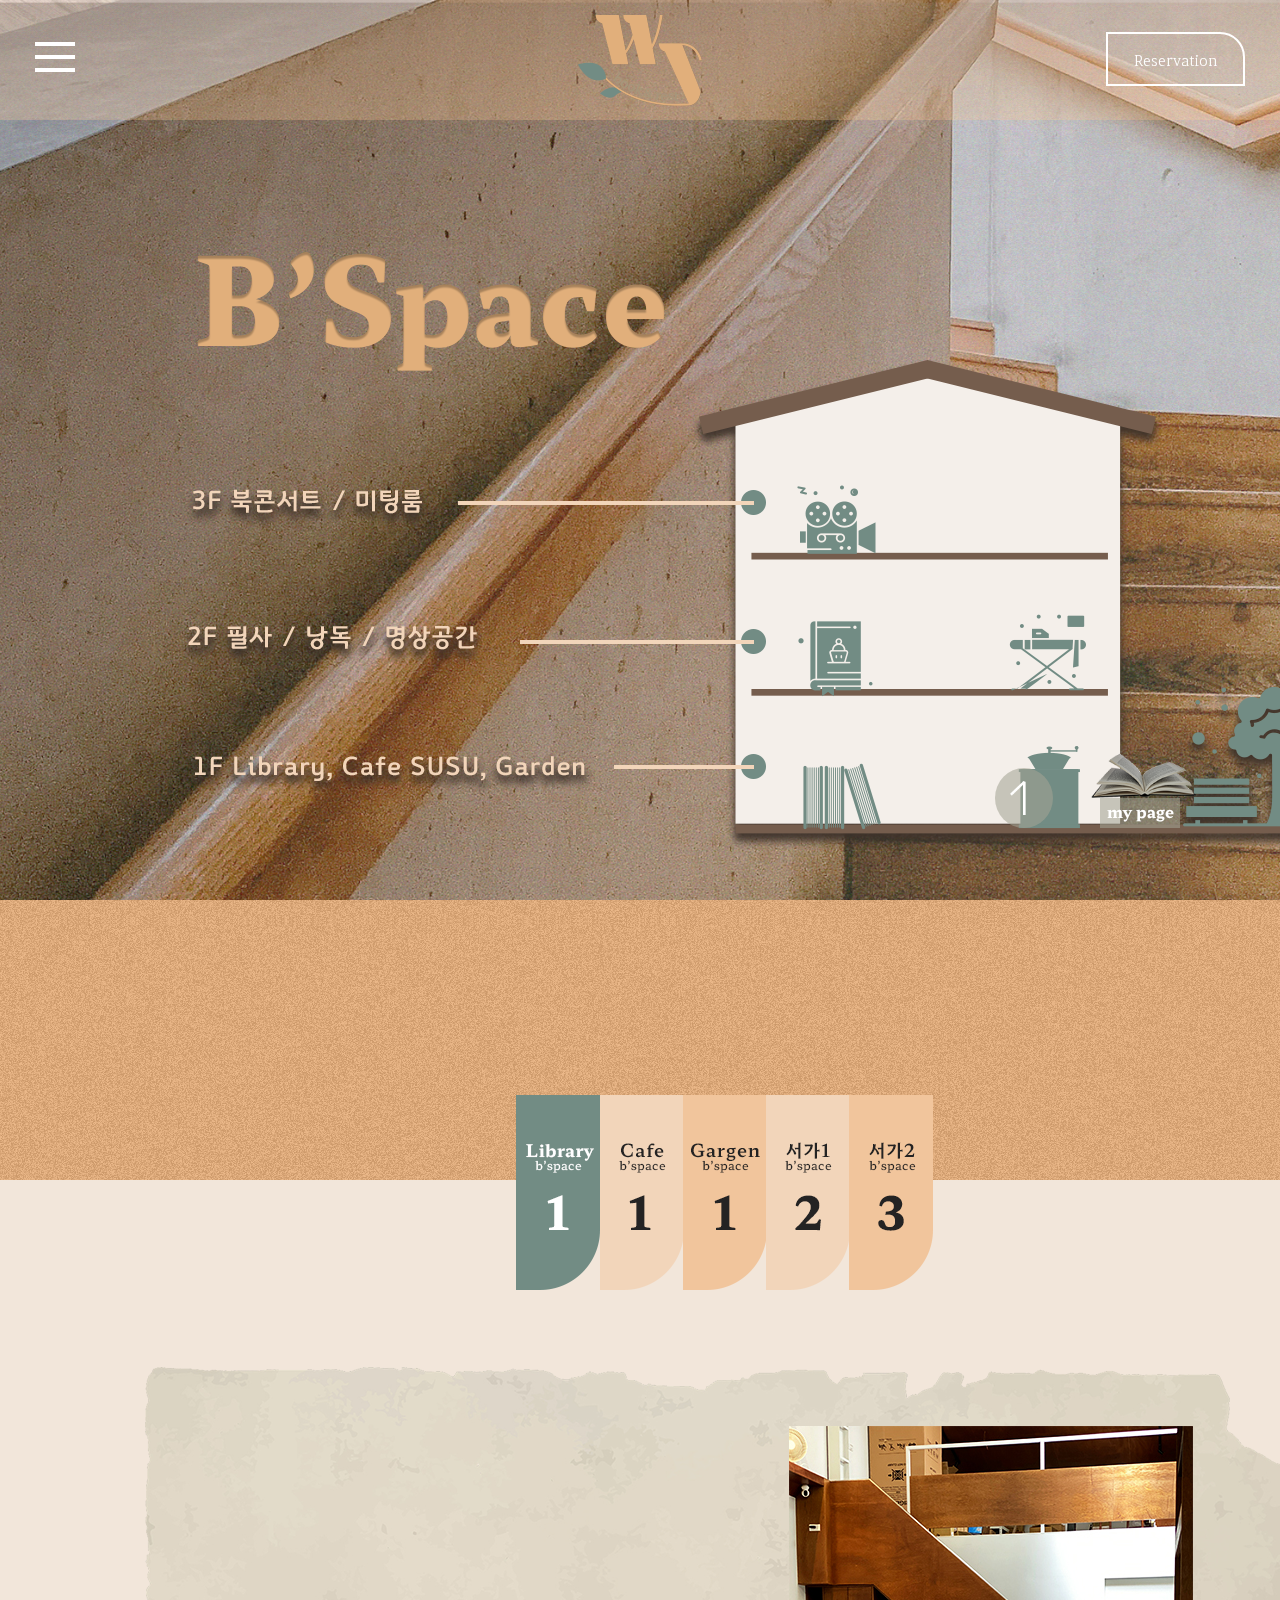
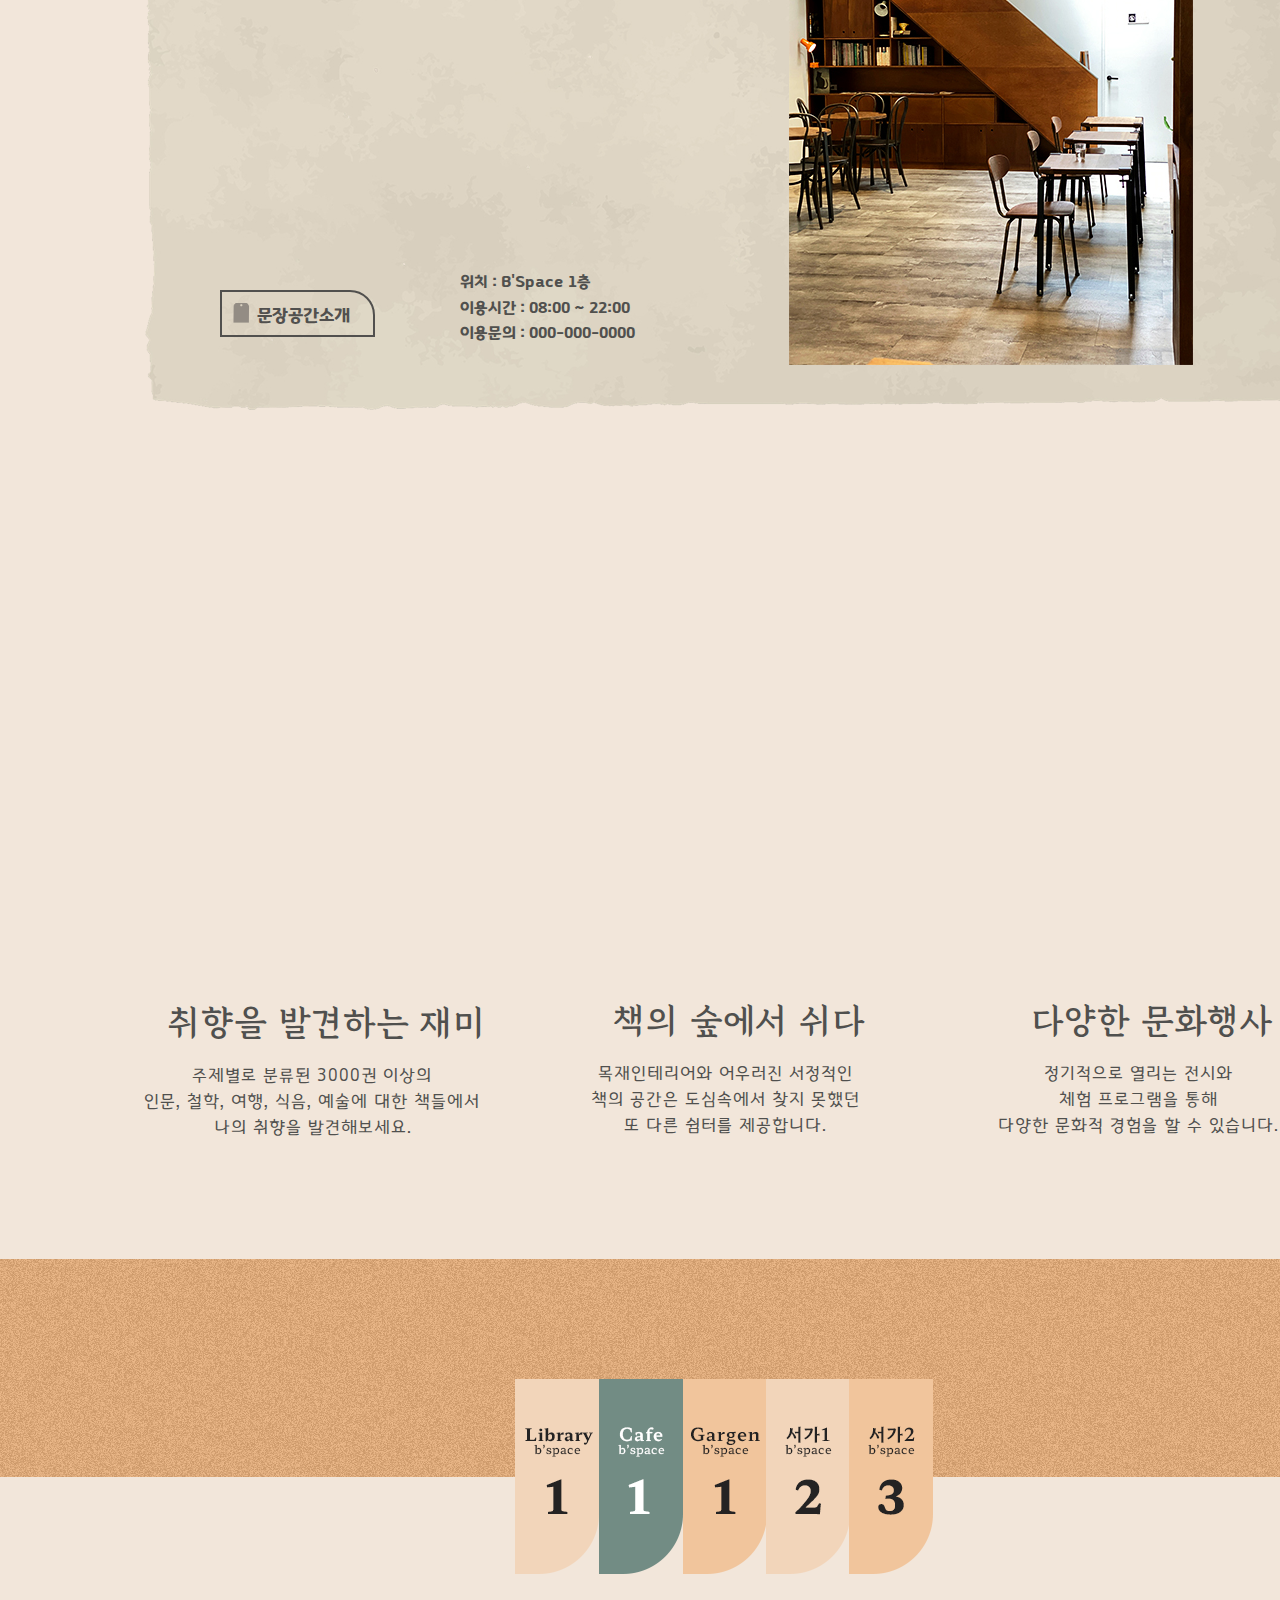
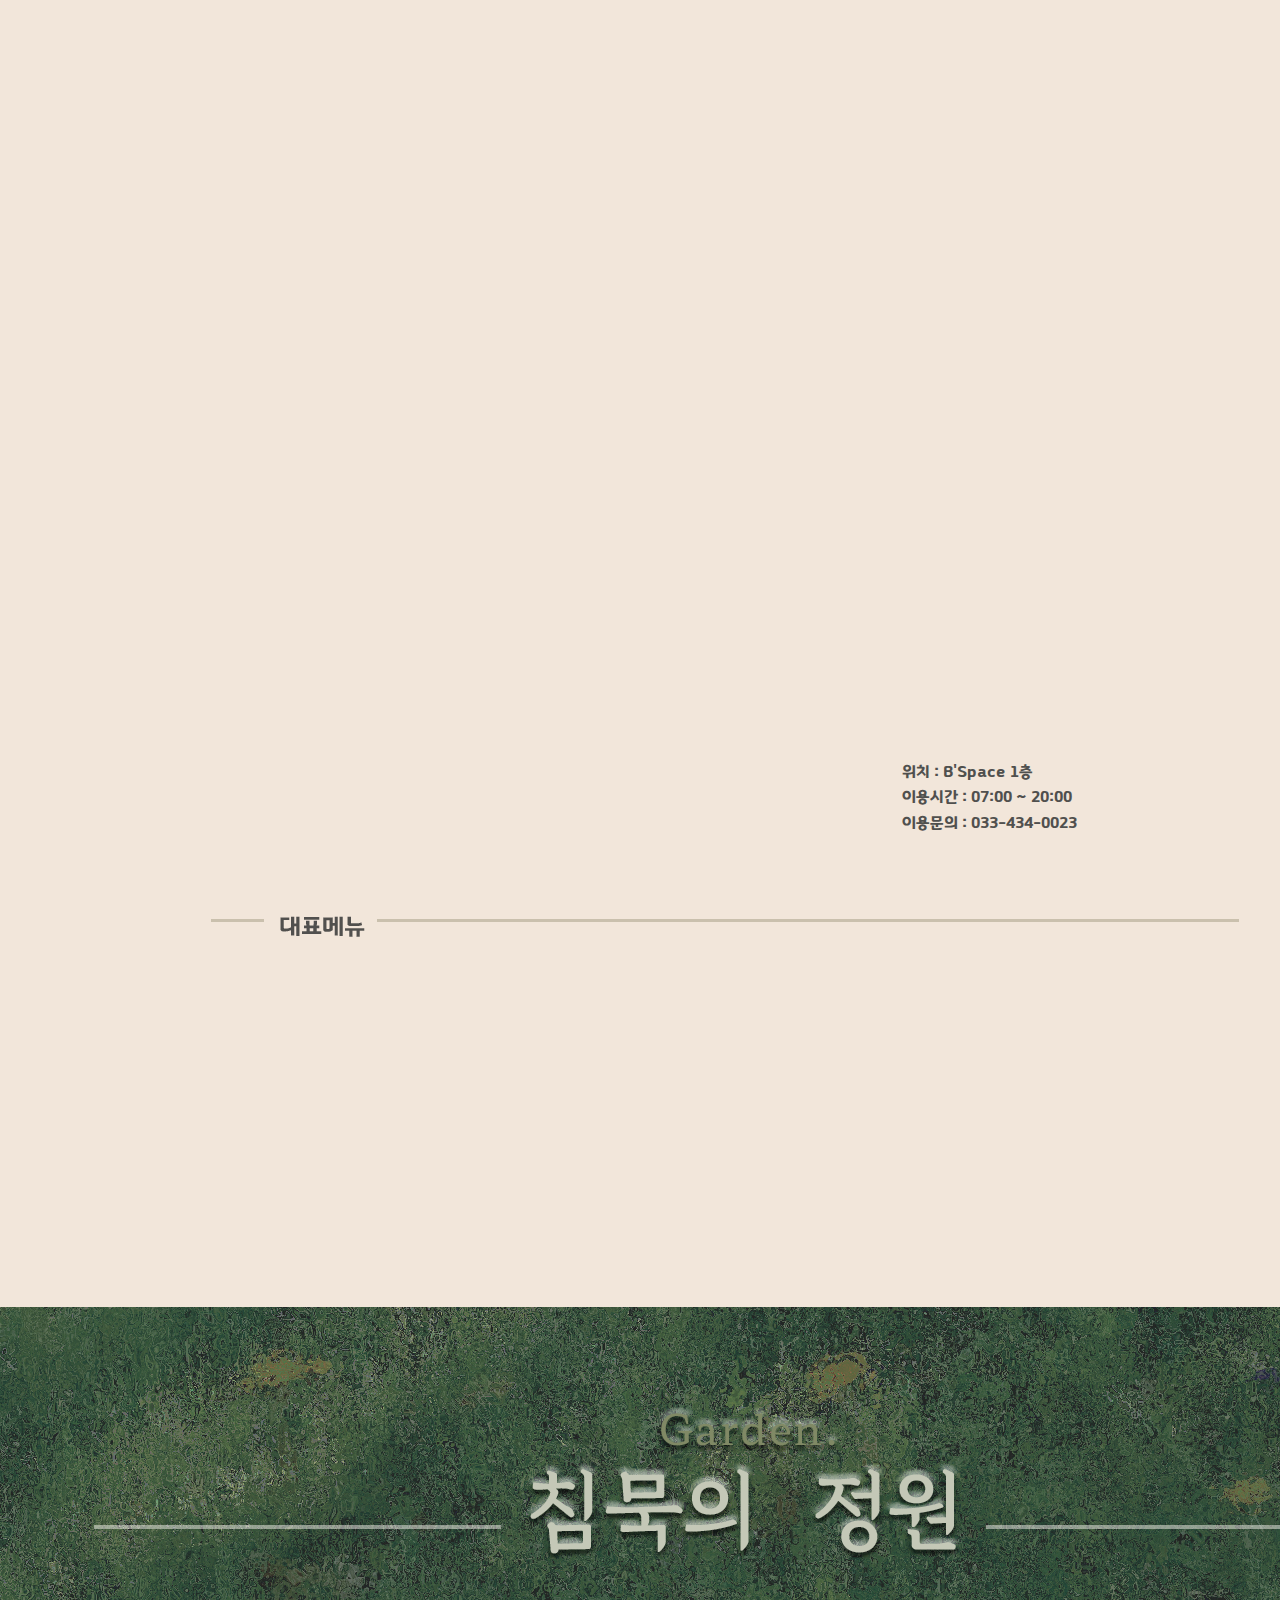
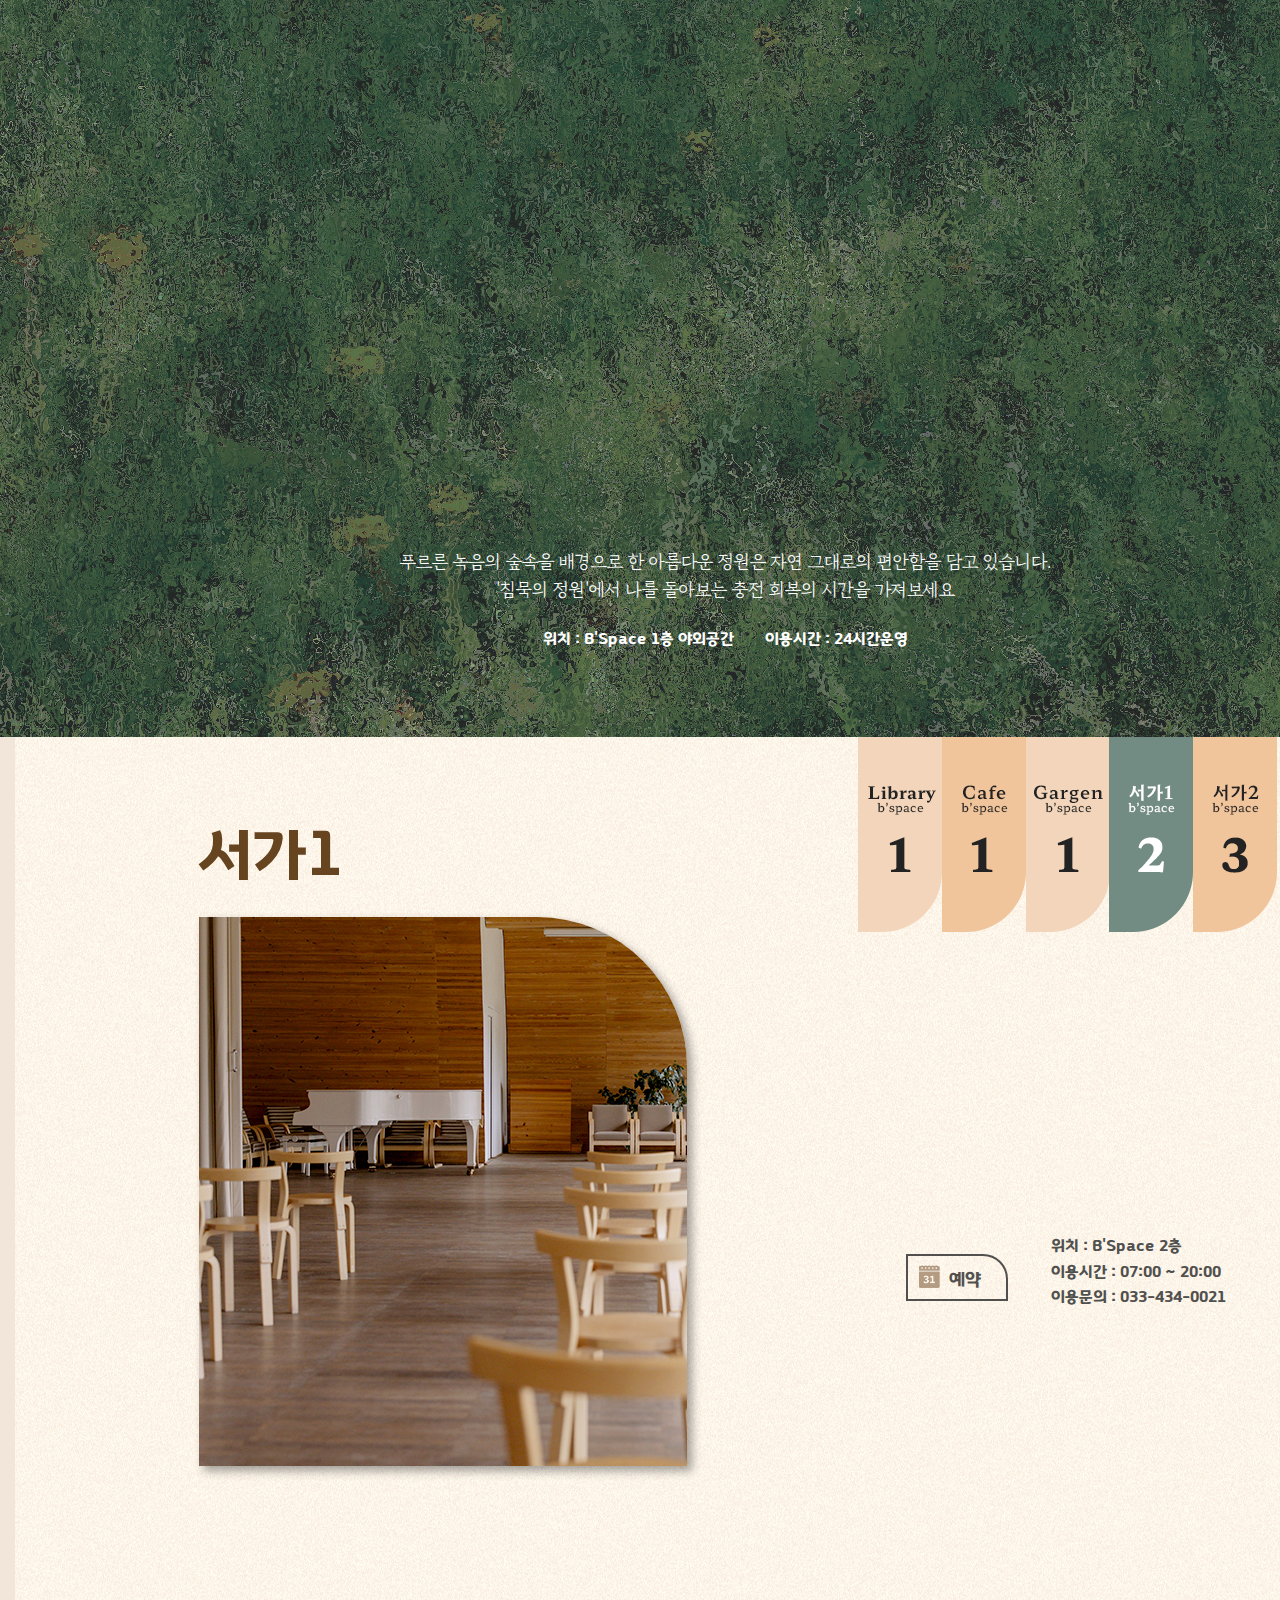
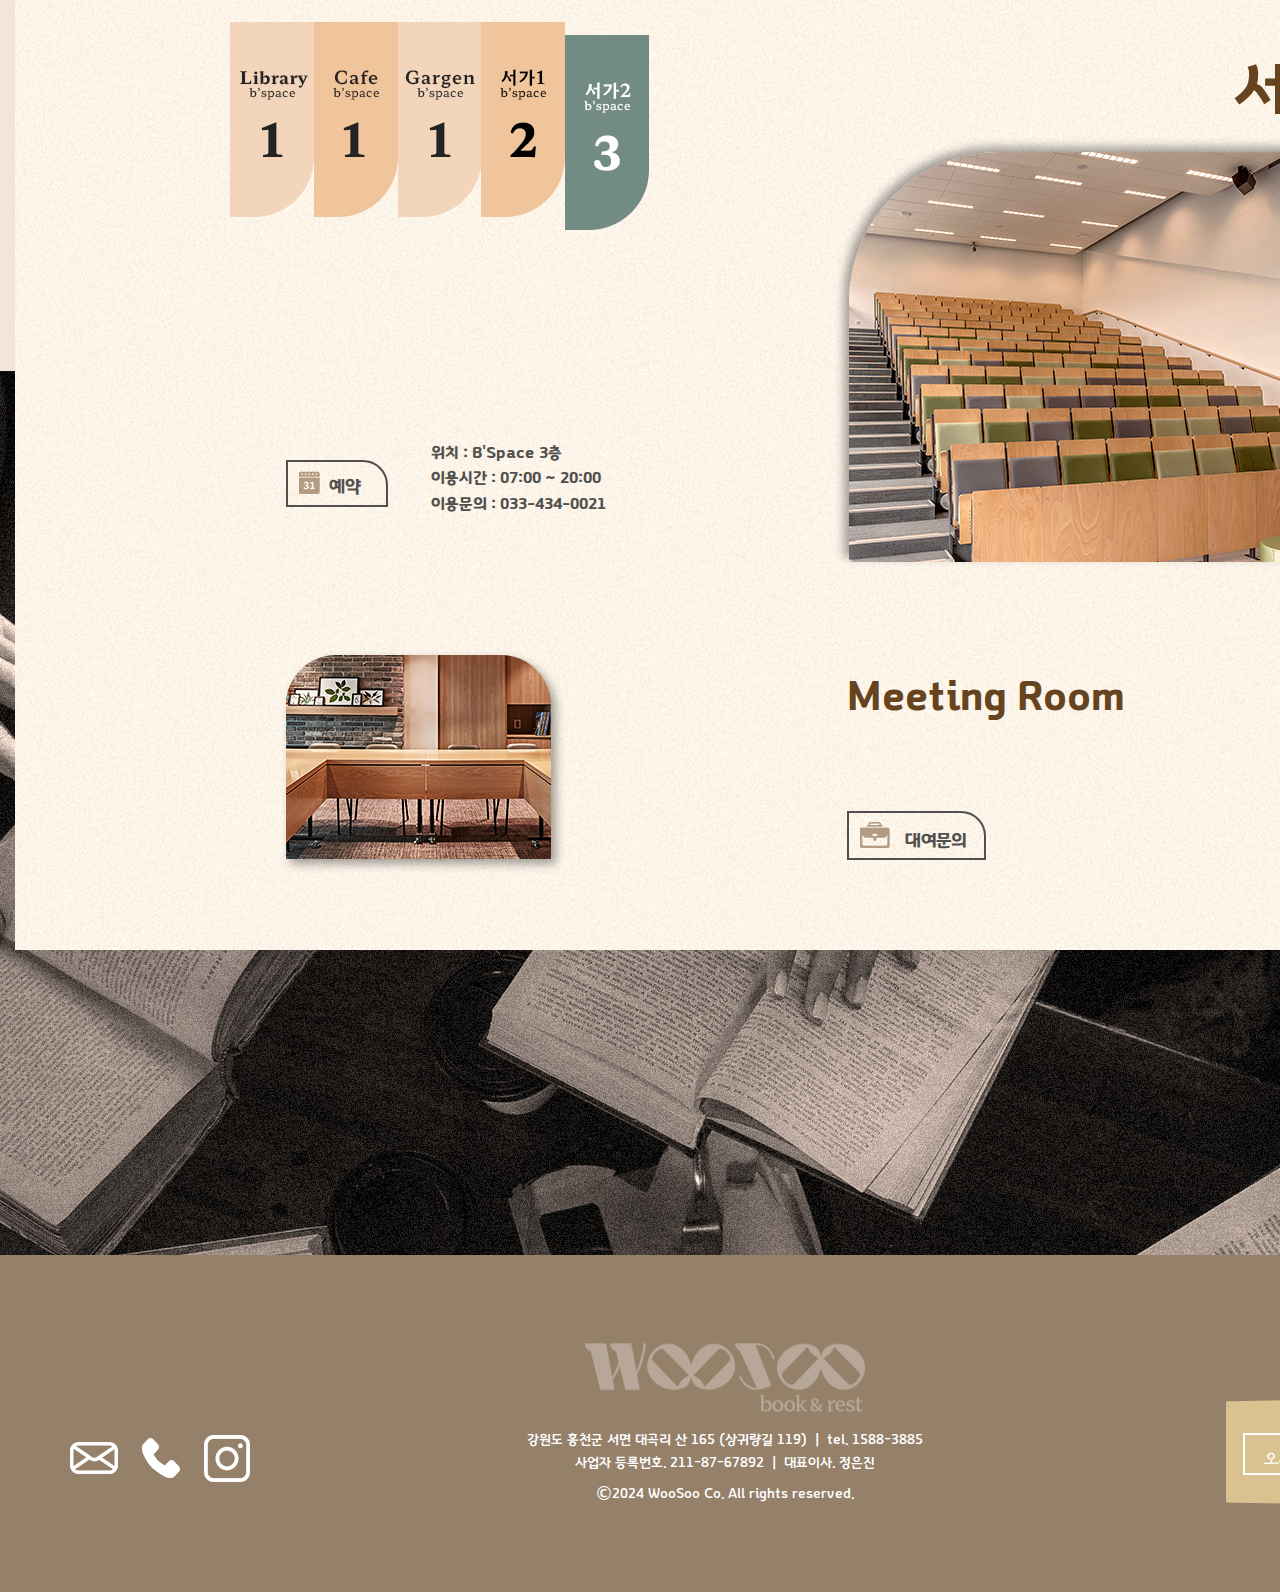
<file: 01_b_space.html>
<!DOCTYPE html>
<html lang="ko">

<head>
    <meta charset="UTF-8">
    <meta name="viewport" content="width=1450">
    <title>WOOSOO</title>
    <!--폰트연결-->
    <link rel="stylesheet" href="./font/stylesheet.css">
    <link rel="preconnect" href="https://fonts.googleapis.com">
    <link rel="preconnect" href="https://fonts.gstatic.com" crossorigin>
    <link href="https://fonts.googleapis.com/css2?family=Hahmlet:wght@100..900&display=swap" rel="stylesheet">
    <!--파비콘연결-->
    <link rel="shortcut icon" href="./img/favicon.png" type="image/x-icon" />
    <!--aos 연결 : css보다 위에-->
    <link href="https://unpkg.com/aos@2.3.1/dist/aos.css" rel="stylesheet">
    <script src="https://unpkg.com/aos@2.3.1/dist/aos.js"></script>
    <!--css연결-->
    <link rel="stylesheet" href="./css/B_space.css">
</head>

<body>
    <div id="header_inner">

        <input type="checkbox" id="menu_icon">
        <label for="menu_icon">
            <span></span>
            <span></span>
            <span></span>
        </label>
        <div class="sidebar">
            <ul>
                <li class="slidebar_title"><a href="./03_about us.html">About Us</a></li>
                <li><a href="./03_about us.html">Story</a></li>
                <li><a href="./03_about us.html#sub_banner">Book&Rest</a></li>
                <li><a href="./03_about us.html#value">Brand Value </a></li>
                <li><a href="./03_about us.html#logo_system">Logo System</a></li>
                <li><a href="./03_about us.html#color">Color System</a></li>
                <li><a href="./03_about us.html#location">Location</a></li>
            </ul>

            <ul>
                <li class="slidebar_title"><a href="./04_b_rest.html">B’Rest</a></li>
                <li><a href="./04_b_rest.html#deluxe">Deluxe</a></li>
                <li><a href="./04_b_rest.html#sweet">Sweet</a></li>
                <li><a href="./04_b_rest.html#pakage">Room Package</a></li>
                <li><a href="./04_b_rest.html#special">Promotion</a></li>
                <li><a href="./04_b_rest.html#dinning">Dinning</a></li>
            </ul>
            <ul>
                <li class="slidebar_title"><a href="./01_b_space.html">B’Space</a></li>
                <li><a href="#library_tap">Library</a></li>
                <li><a href="#cafe_tap">Cafe SUSU</a></li>
                <li><a href="#garden">침묵의 정원</a></li>
                <li><a href="#shelf_box1">서가1</a></li>
                <li><a href="#shelf_box2">서가2</a></li>
                <li><a href="#shelf_box3">Meeting Room</a></li>
            </ul>
            <ul>
                <li class="slidebar_title"><a href="./02_b_programe.html">B'programe</a></li>
                <li><a href="./02_b_programe.html#calendar">Programe</a></li>
                <li><a href="./02_b_programe.html#programe_more">더 많은 행사</a></li>
                <li><a href="./02_b_programe.html#notice">공지사항</a></li>
                <li><a href="./02_b_programe.html#book_banner">이달의 도서</a></li>
            </ul>
            <ul>
                <li class="slidebar_title"><a href="./05_membership.html">Membership</a></li>
                <li><a href="./05_membership.html#intro">멤버십 소개</a></li>
                <li><a href="./05_membership.html#benefit">혜택 미리보기</a></li>
                <li><a href="./05_membership.html#card_tap">등급별 혜택</a></li>
                <li><a href="./05_membership.html#complete">발급/수령</a></li>
            </ul>
        </div> <!--sidebar-->
        <div class="my_page"><a href="#none">Reservation</a></div><!--my_page-->
        <div class="logo"><a href="./index.html"><img src="./img/header_logo.png" alt="로고 이미지"></a></div><!--logo-->
    </div><!--header_inner-->

    <div id="main">
        <div class="main_inner">
            <h1 class="name"><img src="./img_space/main_name.png" alt=""></h1>
            <div class="map">
                <p class="map_text1" data-aos="fade-up" data-aos-delay="600" data-aos-duration="1000"><img
                        src="./img_space/main_map_text01.png" alt="맵설명이미지"></p>
                <p class="map_text2" data-aos="fade-up" data-aos-delay="300" data-aos-duration="1000"><img
                        src="./img_space/main_map_text02.png" alt="맵설명이미지"></p>
                <p class="map_text3" data-aos="fade-up" data-aos-duration="1000"><img
                        src="./img_space/main_map_text03.png" alt="맵설명이미지"></p>

                <img src="./img_space/main_map.png" alt="맵이미지">
            </div><!--map-->

        </div><!--main_inner-->
    </div><!--main-->


    <div id="library_tap">
        <div class="tap_inner">
            <p class="point1"><img src="./img_space/library_tep_point.png" alt="탭포인트이미지"></p>
            <img src="./img_space/library_tep_back.png" alt="탭이미지1">
        </div><!--tap_inner-->
    </div><!--library_tap-->


    <div id="library">
        <div class="library_inner">
            <div class="library_Introduction1">
                <div class="text_box">
                    <h1 data-aos="fade-down" data-aos-duration="1000">Library</h1>
                    <p class="wood" data-aos="fade-down" data-aos-duration="1000" data-aos-delay="300">나뭇결이 느껴지는 목재
                        인테리어는 <br>
                        책을 보기에 아늑한 분위기를 제공하고 있으며,<br>
                        3000여권의 책과 함께 열린 독서문화 공간을 제공합니다.
                    </p>
                    <div class="intro_text">
                        <p class="btn1">
                            <a href="#none">문장공간소개</a>
                        </p>
                        <p class="intro1">위치 : B'Space 1층 <br>
                            이용시간 : 08:00 ~ 22:00 <br>
                            이용문의 : 000-000-0000
                        </p>

                    </div><!--intro_text-->
                </div><!--text_box-->
                <div class="img_box">
                    <img src="./img_space/library_img.jpg" alt="라이브러리이미지">
                </div><!--img_box-->
            </div><!--library_Introduction-->


        </div><!--library_inner-->
    </div><!--library-->

    <div id="library2">
        <div class="library2_inner">
            <ul>
                <li data-aos="fade-up" data-aos-anchor-placement="center-bottom" data-aos-delay="300"
                    data-aos-duration="1000"><img src="./img_space/library_sub_img01.png" alt="라이브러리설명이미지1"></li>
                <li class="contents_title">취향을 발견하는 재미</li>
                <li class="contents_sub_title">주제별로 분류된 3000권 이상의 <br>
                    인문, 철학, 여행, 식음, 예술에 대한 책들에서<br>
                    나의 취향을 발견해보세요.</li>
            </ul>
            <ul>
                <li data-aos="fade-up" data-aos-anchor-placement="center-bottom" data-aos-delay="600"
                    data-aos-duration="1000"><img src="./img_space/library_sub_img02.png" alt="라이브러리설명이미지2"></li>
                <li class="contents_title">책의 숲에서 쉬다</li>
                <li class="contents_sub_title">목재인테리어와 어우러진 서정적인 <br>
                    책의 공간은 도심속에서 찾지 못했던 <br>
                    또 다른 쉼터를 제공합니다.
            </ul>
            <ul>
                <li data-aos="fade-up" data-aos-anchor-placement="center-bottom" data-aos-delay="900"
                    data-aos-duration="1000"><img src="./img_space/library_sub_img03.png" alt="라이브러리설명이미지3"></li>
                <li class="contents_title">다양한 문화행사</li>
                <li class="contents_sub_title">정기적으로 열리는 전시와 <br>
                    체험 프로그램을 통해 <br>
                    다양한 문화적 경험을 할 수 있습니다.</li>
            </ul>
        </div><!--library2_inner-->



    </div><!--library2-->
    <div id="cafe_tap">
        <div class="tap_inner2">
            <p class="point2"><img src="./img_space/cafe_tep_point.png" alt="탭포인트이미지2"></p>
            <img src="./img_space/cafe_tep_back.png" alt="탭이미지1">
        </div><!--tap_inner-->
    </div><!--library_tap-->



    <div id="cafe_susu">

        <div class="cafe_img">
            <img data-aos="fade-down" data-aos-duration="1000" src="./img_space/cafe_title.png" alt="카페타이틀 이미지 ">
        </div><!--cafe_img-->
    </div><!--cafe_title-->

    <div id="cafe_susu2">
        <ul>
            <li class="title0" data-aos="fade-down" data-aos-duration="1000" data-aos-delay="300">
                Cafe SUSU 에서는 매일 로스팅되는 신선한 원두와 함께, <br>
                종자산을 배경으로 한 전망에서 독서를 즐길 수 있습니다. <br>
                야외로 이어진 테라스 공간에서는 간단한 브런치도 즐길 수 있습니다.

            </li><!--wood-->
            <li class="sub_title0">
                위치 : B'Space 1층 <br>
                이용시간 : 07:00 ~ 20:00 <br>
                이용문의 : 033-434-0023

            </li><!--sub_title0-->
        </ul>
        <h1><img src="./img_space/cafe_menu_title.png" alt="카페메뉴타이틀 이미지"></h1>
        <ol class="susu_menu">
            <li class="mark_box" data-aos="zoom-in-up" data-aos-delay="300" data-aos-duration="800"> <img
                    src="./img_space/cafe_menu_img01.jpg" alt="카페메뉴이미지1"></li>
            <li data-aos="fade-up" data-aos-duration="1000" data-aos-delay="900"> <img
                    src="./img_space/cafe_menu_img02.jpg" alt="카페메뉴이미지2"></li>
            <li data-aos="fade-up" data-aos-duration="1000" data-aos-delay="1350"> <img
                    src="./img_space/cafe_menu_img03.jpg" alt="카페메뉴이미지3"></li>
            <li data-aos="fade-up" data-aos-duration="1000" data-aos-delay="1800"> <img
                    src="./img_space/cafe_menu_img04.jpg" alt="카페메뉴이미지4"></li>


        </ol><!--susu_menu-->
    </div><!--cafe_susu2-->

    <div id="garden">
        <div class="garden_inner">
            <h1><img src="./img_space/garden_background_title.png" alt="정원 타이틀 이미지"></h1>
            <ul class="garden_img">
                <li data-aos="fade-up" data-aos-duration="1500"><a href="#"><img src="./img_space/garden_img01.jpg"
                            alt="정원이미지1"></a></li>
                <li data-aos="fade-up" data-aos-duration="1500" data-aos-delay="300"><a href="#"><img
                            src="./img_space/garden_img02.jpg" alt="정원이미지2"></a></li>
                <li data-aos="fade-up" data-aos-duration="1500" data-aos-delay="600"><a href="#"><img
                            src="./img_space/garden_img03.jpg" alt="정원이미지3"></a></li>
            </ul><!--garden_img-->
            <ol class="garden_text">
                <li class="title0">푸르른 녹음의 숲속을 배경으로 한 아름다운 정원은 자연 그대로의 편안함을 담고 있습니다. <br>
                    '침묵의 정원'에서 나를 돌아보는 충전 회복의 시간을 가져보세요 </li><!--title0-->
                <li class="sub_title0"> 위치 : B'Space 1층 야외공간 <span>이용시간 : 24시간운영</span></li><!--sub_title0-->

            </ol><!--garden_text-->

        </div><!--garden_inner-->

    </div><!--garden-->

    </div><!--library2-->

    <div id="book_shelf">
        <div class="shelf_inner">
            <div class="shelf_box1" id="shelf_box1">
                <h1 class="shelf_title">서가1</h1>
                <div class="shelf_contents1">
                    <h1><img src="./img_space/space1_img.jpg" alt="서가1 이미지"></h1>

                    <div class="content_text">
                        <p data-aos="fade-left" data-aos-duration="1000">서가1은 나에게 집중하는 힐링 프로그램들을 경험할 수 있는 공간입니다.
                            명상, 필사,낭독의 공간에서 마음을 비워내고, 또 채우는 시간을 경험하세요
                        </p>
                        <ul class="content_sub_text">
                            <li class="btn1">
                                <a href="#none">예약</a>
                            </li>
                            <li class="sub_title0">
                                위치 : B'Space 2층 <br>
                                이용시간 : 07:00 ~ 20:00 <br>
                                이용문의 : 033-434-0021</h4>
                            </li>
                            <li class="shelf_point1"><img src="./img_space/space1_tep_point.png" alt="탭 포인트이미지"></li>
                        </ul>



                    </div><!--content_text-->
                </div><!--shelf_contents1-->
            </div><!--shelf_box1-->

            <div class="shelf_box2" id="shelf_box2">
                <h1 class="shelf_title">서가2</h1>
                <div class="shelf_contents2">


                    <div class="content_text">
                        <p data-aos="fade-right" data-aos-duration="1000">서가2는 북콘서트, 인문학강연, 힐링 음악회 등 여러 대규모 행사들이 열리는 다목적
                            홀과 미팅 룸 대여공간으로 이루어져 있습니다.
                        </p>
                        <ul class="content_sub_text">
                            <li class="btn1">
                                <a href="#none">예약</a>
                            </li>
                            <li class="sub_title0">
                                위치 : B'Space 3층 <br>
                                이용시간 : 07:00 ~ 20:00 <br>
                                이용문의 : 033-434-0021</h4>
                            </li>
                            <li class="shelf_point2"><img src="./img_space/space2_tep_point.png" alt="탭 포인트이미지"></li>
                        </ul>
                    </div><!--content_text-->

                    <h1 class="contents2_img2"><img src="./img_space/space2_img.jpg" alt="서가1 이미지"></h1>
                </div><!--shelf_contents2-->
            </div><!--shelf_box1-->

            <div class="shelf_box3" id="shelf_box3">

                <div class="shelf_contents3">
                    <h1 class="contents2_img3"><img src="./img_space/space2_meet_img.jpg" alt="미팅룸이미지"></h1>
                    <div class="meet_text">
                        <h1 class="meet_title">Meeting Room</h1>
                        <p data-aos="fade-left" data-aos-duration="1000" data-aos-delay="300">종자산의 아름다운 자연 경관을 배경으로
                            편안하고 창의적인 비즈니스를 경험하세요
                        </p>
                        <ul class="content_sub_text3">
                            <li class="btn1">
                                <a href="#none">대여문의</a>
                            </li>
                        </ul>
                    </div><!--content_text-->
                </div><!--shelf_contents1-->
            </div><!--shelf_box1-->



        </div><!--shelf_inner-->
    </div><!--book_shelf-->
    <div id="fixed_button">
        <div class="fixed_inner">

            <a href="#main" class="top_btn">
                <img src="./img/top_arrow_button.png" alt="top버튼 이미지">
            </a>
            <!--a에 id는 한개여야 함-->
            <a href="#none" class="top_btn2">
                <ul>
                    <li>
                        <img src="./img/top_mypage_button.png" alt="마이페이지버튼 이미지">
                        <p>my page</p>
                    </li>

                </ul>

            </a>

        </div>
    </div><!--fixed_button-->

    <footer>
        <div class="footer_inner">
            <ul class="footer_icon">
                <li><a href="#"><img src="./img/footer_icon_mail.png" alt=" 메일 아이콘 이미지"></a></li>
                <li><a href="#"><img src="./img/footer_icon_call.png" alt="전화 아이콘 이미지"></a></li>
                <li><a href="#"><img src="./img/footer_icon_insta.png" alt="인스타크램 아이콘 이미지"></a></li>
            </ul>
            <ul class="adress">
                <li><a href="./index.html"><img src="./img/footer_logo.jpg" alt="서브로고이미지"></a></li>
                <li>강원도 홍천군 서면 대곡리 산 165 (상귀량길 119) ｜ tel. 1588-3885</li>
                <li>사업자 등록번호. 211-87-67892 ｜ 대표이사. 정은진 </li>
                <li>©2024 WooSoo Co. All rights reserved.</li>
            </ul>
            <div class="footer_quick">
                <a href="./03_about us.html#location">오시는 길</a>
            </div>


            <!--제이쿼리연결-->
            <script src="./js/jquery-3.7.1.min.js"></script>
            <!--<script src="./js/map_hover.js"></script>-->

            <!--스크롤 시, 원하는 높이가 됐을 때 작아지는 상단바 -->
            <script src="./js/header_scroll.js"></script>

            <!--top으로 스르륵 이동하기 -->
            <script src="./js/top_move.js"></script>

            <!--aos 연결-->
            <script>
                AOS.init();
            </script>


</body>

</html>
</file>
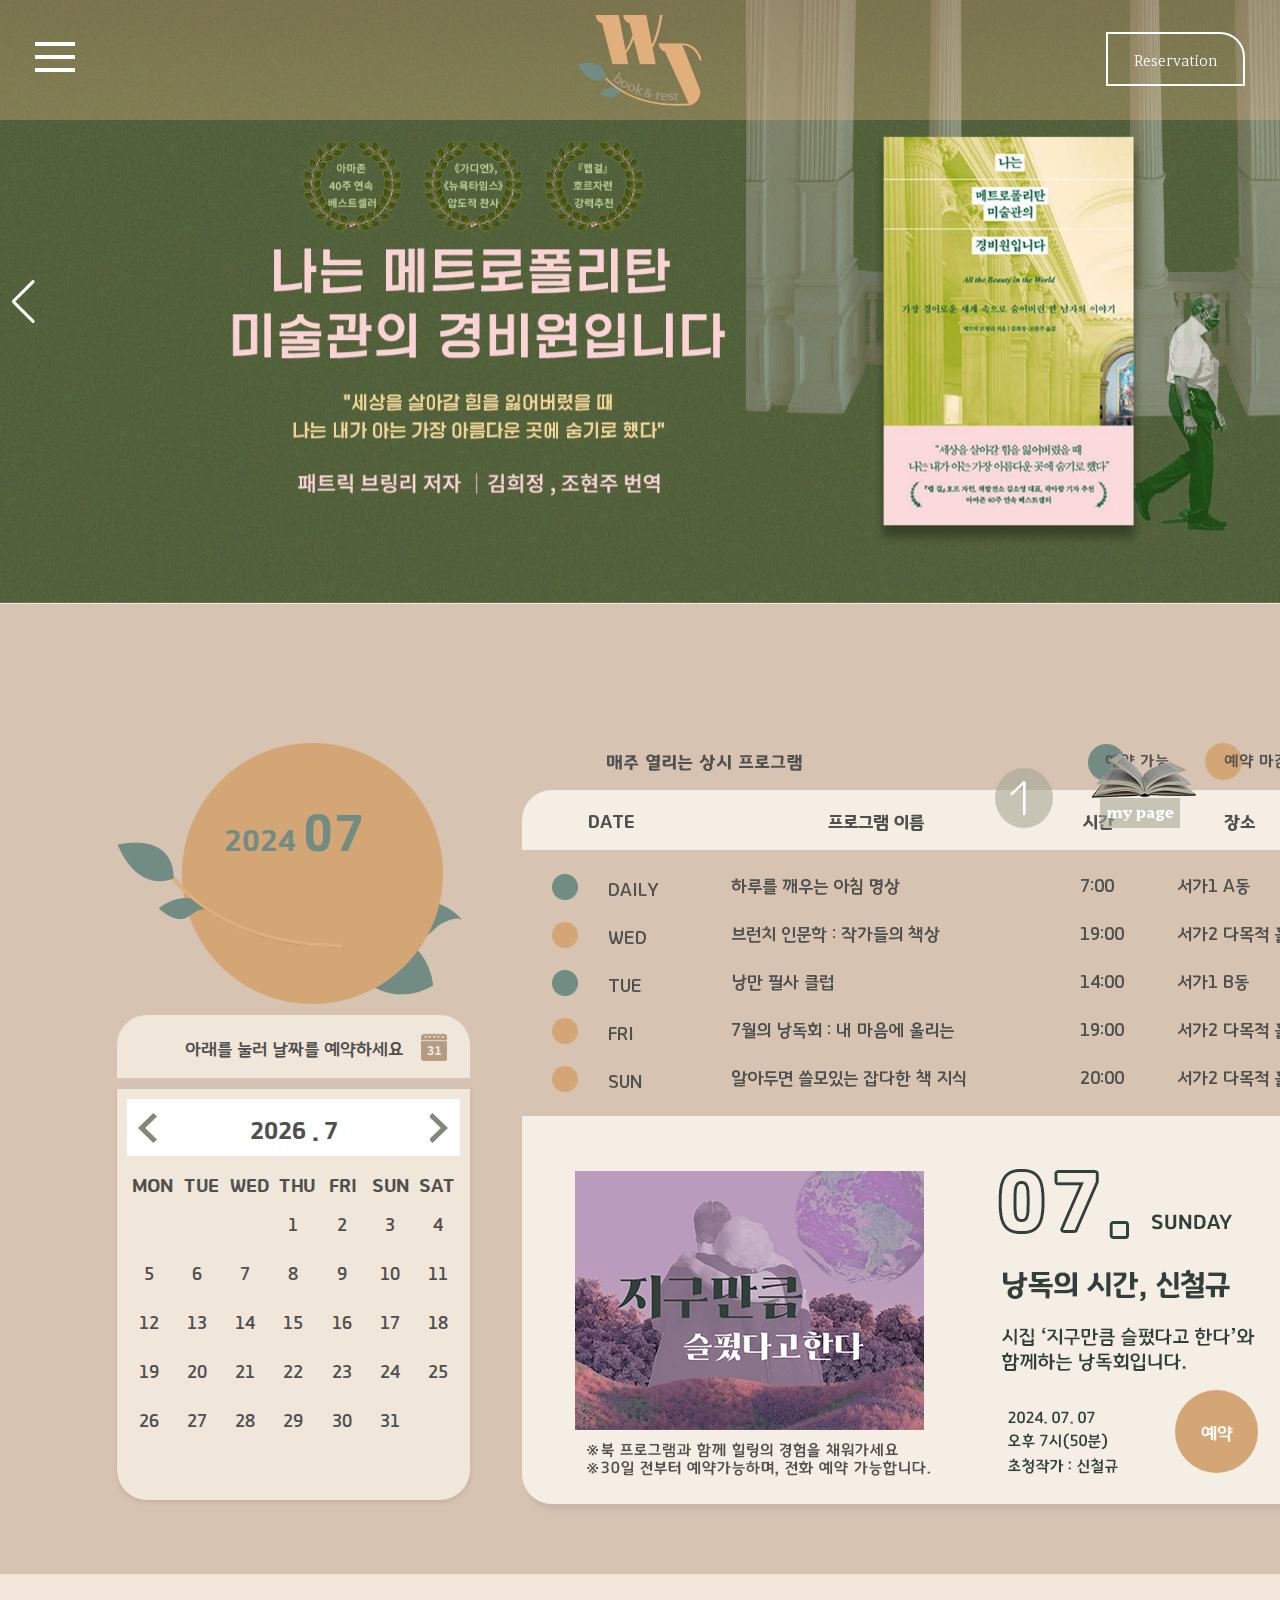
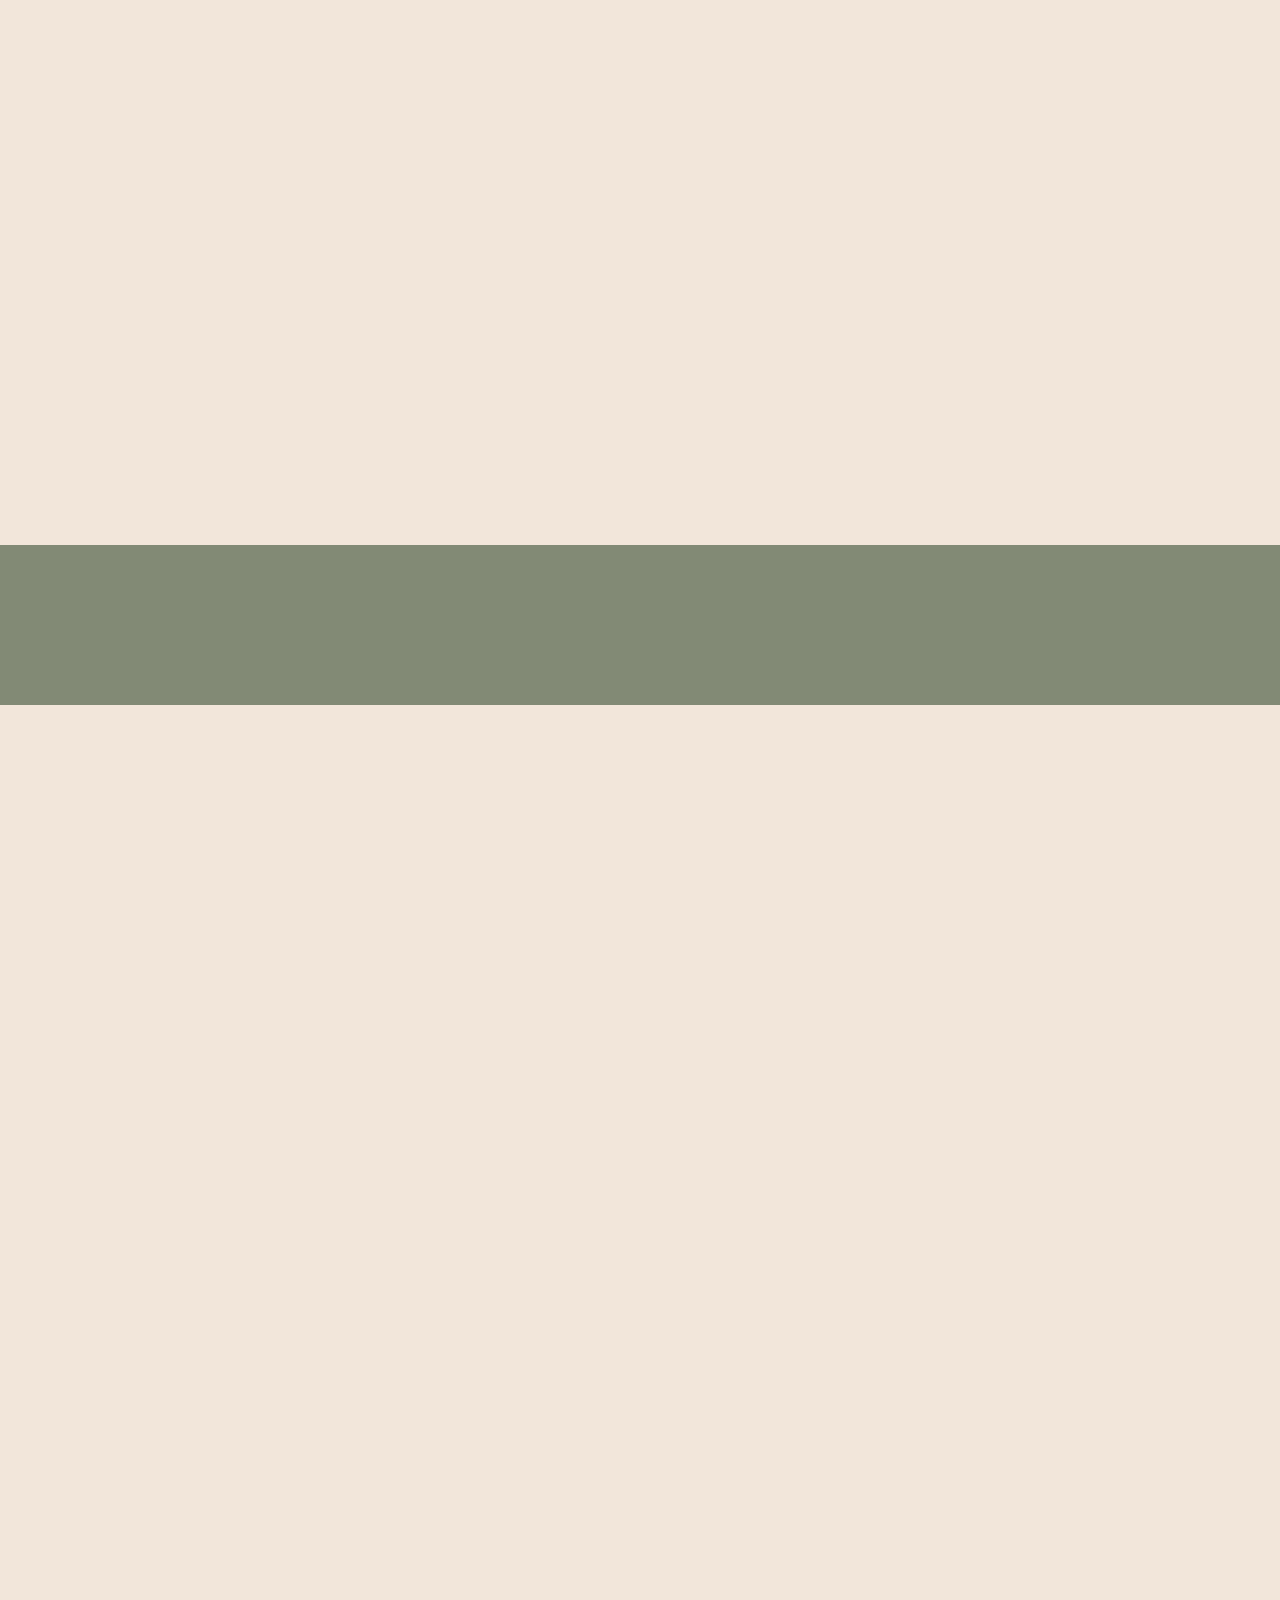
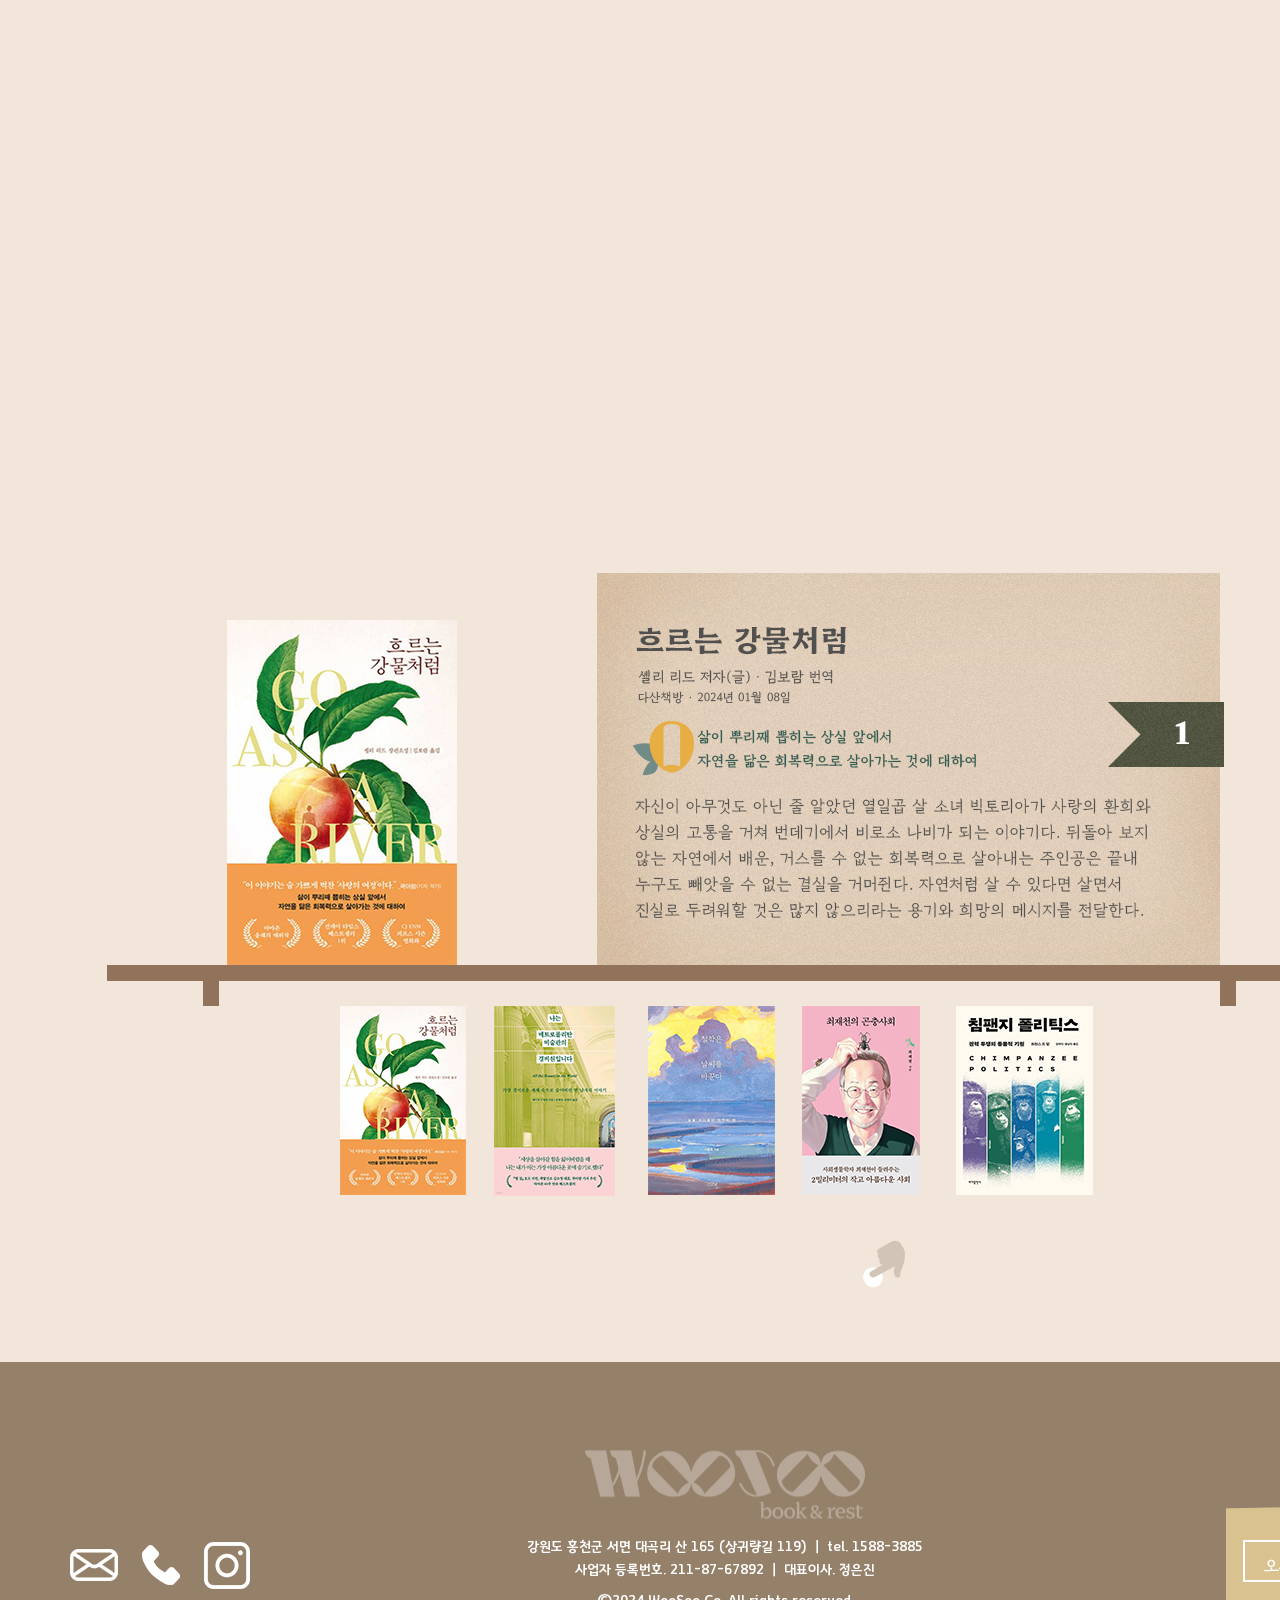
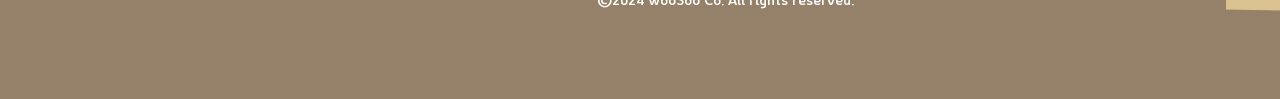
<file: 02_b_programe.html>
<!DOCTYPE html>
<html lang="ko">

<head>
    <meta charset="UTF-8">
    <meta name="viewport" content="width=1450">
    <title>WOOSOO</title>
    <!--폰트연결_경기청년바탕_경기청년제목-->
    <link rel="stylesheet" href="./font/stylesheet.css">

    <!--폰트연결_함렛-->
    <link rel="stylesheet" href="./font_2/stylesheet.css">
    <!--파비콘연결-->
    <link rel="shortcut icon" href="./img/favicon.png" type="image/x-icon" />
    <!--aos 연결 : css보다 위에-->
    <link href="https://unpkg.com/aos@2.3.1/dist/aos.css" rel="stylesheet">
    <script src="https://unpkg.com/aos@2.3.1/dist/aos.js"></script>


    <!--css연결-->
    <link rel="stylesheet" href="./css/b_programe.css">

    <!--스와이퍼_메인배너 연결-->
    <link rel="stylesheet" href="https://cdn.jsdelivr.net/npm/swiper@11/swiper-bundle.min.css" />
</head>

<body>
    <div id="header_inner">

        <input type="checkbox" id="menu_icon">
        <label for="menu_icon">
            <span></span>
            <span></span>
            <span></span>
        </label>
        <div class="sidebar">
            <ul>
                <li class="slidebar_title"><a href="./03_about us.html">About Us</a></li>
                <li><a href="./03_about us.html">Story</a></li>
                <li><a href="./03_about us.html#sub_banner">Book&Rest</a></li>
                <li><a href="./03_about us.html#value">Brand Value </a></li>
                <li><a href="./03_about us.html#logo_system">Logo System</a></li>
                <li><a href="./03_about us.html#color">Color System</a></li>
                <li><a href="./03_about us.html#location">Location</a></li>
            </ul>

            <ul>
                <li class="slidebar_title"><a href="./04_b_rest.html">B’Rest</a></li>
                <li><a href="./04_b_rest.html#deluxe">Deluxe</a></li>
                <li><a href="./04_b_rest.html#sweet">Sweet</a></li>
                <li><a href="./04_b_rest.html#pakage">Room Package</a></li>
                <li><a href="./04_b_rest.html#special">Promotion</a></li>
                <li><a href="./04_b_rest.html#dinning">Dinning</a></li>
            </ul>
            <ul>
                <li class="slidebar_title"><a href="./01_b_space.html">B’Space</a></li>
                <li><a href="./01_b_space.html#library_tap">Library</a></li>
                <li><a href="./01_b_space.html#cafe_tap">Cafe SUSU</a></li>
                <li><a href="./01_b_space.html#garden">침묵의 정원</a></li>
                <li><a href="./01_b_space.html#shelf_box1">서가1</a></li>
                <li><a href="./01_b_space.html#shelf_box2">서가2</a></li>
                <li><a href="./01_b_space.html#shelf_box3">Meeting Room</a></li>
            </ul>
            <ul>
                <li class="slidebar_title"><a href="./02_b_programe.html">B'programe</a></li>
                <li><a href="#calendar">Programe</a></li>
                <li><a href="#programe_more">더 많은 행사</a></li>
                <li><a href="#notice">공지사항</a></li>
                <li><a href="#book_banner">이달의 도서</a></li>
            </ul>
            <ul>
                <li class="slidebar_title"><a href="./05_membership.html">Membership</a></li>
                <li><a href="./05_membership.html#intro">멤버십 소개</a></li>
                <li><a href="./05_membership.html#benefit">혜택 미리보기</a></li>
                <li><a href="./05_membership.html#card_tap">등급별 혜택</a></li>
                <li><a href="./05_membership.html#complete">발급/수령</a></li>
            </ul>
        </div> <!--sidebar-->
        <div class="my_page"><a href="#none">Reservation</a></div><!--my_page-->
        <div class="logo"><a href="./index.html"><img src="./img/header_logo.png" alt="로고 이미지"></a></div><!--logo-->
    </div><!--header_inner-->


    <div id="main_banner">
        <!--스와이퍼 자리 -->
        <!-- Swiper -->
        <div class="swiper main_banner_inner">
            <div class="swiper-wrapper">
                <div class="swiper-slide"><img src="./img_book/main_banner_1.jpg" alt="메인배너1"></div>
                <div class="swiper-slide"><img src="./img_book/main_banner_2.jpg" alt="메인배너2"></div>
            </div>

            <div class="swiper-button-next nb_next"></div>
            <div class="swiper-button-prev nb_prev"></div>
        </div><!--main_banner_inner-->
    </div><!--main_banner-->

    <div id="calendar">
        <div class="calendar_inner">
            <div class="left_box">
                <ul class="calendar_title">
                    <li>2024 <span>07</span>
                    </li>
                    <li data-aos="fade-up" data-aos-duration="1000"><img src="./img_book/Calendar_point_title.png"
                            alt="프로그램 타이틀 이미지 "></li>
                </ul>
                <div class="clender_click">
                    <p>아래를 눌러 날짜를 예약하세요</p>

                </div><!--clender_click-->

                <div class="calender_today"><!--오늘날짜 표시달력-->
                    <div class="calendar-container">
                        <div class="calendar-header">
                            <button id="prevBtn"><img src="./img_book/Calendar_arrow_L.png" alt="화살표이미지_왼쪽"></button>
                            <h2 id="currentMonth"></h2>
                            <button id="nextBtn"><img src="./img_book/Calendar_arrow_R.png" alt="화살표이미지_오른쪽"></button>
                        </div>
                        <div class="calendar-days">
                            <div class="day">MON</div>
                            <div class="day">TUE</div>
                            <div class="day">WED</div>
                            <div class="day">THU</div>
                            <div class="day">FRI</div>
                            <div class="day">SUN</div>
                            <div class="day">SAT</div>
                        </div>
                        <div class="calendar-dates" id="calendarDates"></div>
                    </div><!--calendar-container-->
                </div><!--calender_today-->


            </div><!--left_box-->

            <div class="right_box" data-aos="fade-up" data-aos-duration="2000">

                <div class="right_box_title">
                    <img src="./img_book/Calendar_name.png" alt="프로그램 예약메뉴 이미지 ">
                </div>

                <table>
                    <tr>

                        <th>DATE</th>
                        <th>프로그램 이름</th>
                        <th>시간</th>
                        <th>장소</th>
                    </tr>
                    <tr onclick="" style="cursor:pointer">
                        <td class="check">
                            <p><img src="./img_book/Calendar_point_green.png" alt="동그라미 이미지1"></p>
                            <p>DAILY</p>
                        </td>
                        <td class="name">하루를 깨우는 아침 명상</td>
                        <td class="time">7:00</td>
                        <td>서가1 A동</td>
                    </tr>

                    <tr onclick="" style="cursor:pointer">
                        <td class="check">
                            <p><img src="./img_book/Calendar_point_orange.png" alt="동그라미 이미지1"></p>
                            <p>WED</p>
                        </td>
                        <td class="name">브런치 인문학 : 작가들의 책상</td>
                        <td class="time">19:00</td>
                        <td>서가2 다목적 홀</td>
                    </tr>
                    <tr onclick="" style="cursor:pointer">
                        <td class="check">
                            <p><img src="./img_book/Calendar_point_green.png" alt="동그라미 이미지1"></p>
                            <p>TUE</p>
                        </td>
                        <td class="name">낭만 필사 클럽</td>
                        <td class="time">14:00</td>
                        <td>서가1 B동</td>
                    </tr>
                    <tr onclick="" style="cursor:pointer">
                        <td class="check">
                            <p><img src="./img_book/Calendar_point_orange.png" alt="동그라미 이미지1"></p>
                            <p>FRI</p>
                        </td>
                        <td class="name">7월의 낭독회 : 내 마음에 울리는</td>
                        <td class="time">19:00</t>
                        <td>서가2 다목적 홀</td>
                    </tr>
                    <tr onclick="" style="cursor:pointer">
                        <td class="check">
                            <p><img src="./img_book/Calendar_point_orange.png" alt="동그라미 이미지1"></p>
                            <p>SUN</p>
                        </td>
                        <td class="name">알아두면 쓸모있는 잡다한 책 지식</td>
                        <td class="time">20:00</td>
                        <td>서가2 다목적 홀</td>
                    </tr>
                </table>

                <div class="calendar_p2">
                    <img src="./img_book/Calendar_main_Program.jpg" alt="프로그램 이미지">
                    <p class="btn_go"><a href="#none">예약</a></p>
                </div><!--calendar_p2-->

            </div><!--right_box-->




        </div><!--clender_inner-->

    </div><!--calendar-->

    <div id="programe_more">
        <div class="programe_more_inner">
            <h1 class="title_more_book" data-aos="fade-up" data-aos-duration="1000"> 더 많은 행사 </h1>
            <div class="more_programe">
                <div class="more_box" data-aos="fade-up" data-aos-easing="linear" data-aos-duration="500">
                    <a href="#none">
                        <div class="more_box_img">
                            <img src="./img_book/Program_more01.png" alt="더많은 프로그램이미지1">
                        </div><!--more_box_img-->
                        <div class="more_point">
                            <img src="./img_book/Program_more_now.png" alt="현재행사표시 이미지">
                        </div><!--more_point-->
                    </a>
                </div><!--more_box-->

                <div class="more_box" data-aos="fade-up" data-aos-easing="linear" data-aos-duration="500"
                    data-aos-delay="350">
                    <div class="more_box_img">
                        <a href="#none"><img src="./img_book/Program_more02.png" alt="더많은 프로그램이미지2"></a>
                    </div><!--more_box_img-->
                    <div class="more_point">
                        <img src="./img_book/Program_more_next.png" alt="다음행사표시 이미지">
                    </div><!--more_point-->
                </div><!--more_box-->

                <div class="more_box" data-aos="fade-up" data-aos-easing="linear" data-aos-duration="600"
                    data-aos-delay="800">
                    <div class="more_box_img">
                        <a href="#none"><img src="./img_book/Program_more03.png" alt="더많은 프로그램이미지3"></a>
                    </div><!--more_box_img-->
                    <div class="more_point">
                        <img src="./img_book/Program_more_next.png" alt="다음행사표시 이미지">
                    </div><!--more_point-->
                </div><!--more_box-->
            </div><!--more_programe-->

        </div><!--programe_more_inner-->
    </div><!--programe_more-->

    <div id="notice" data-aos="fade-up" data-aos-duration="700" data-aos-delay="500">
        <div class="notice_inner">
            <ol>
                <li>공지사항</li>
                <li>
                    <input type="" placeholder="검색어를 입력하세요">
                    <a href="#notice" class="Magnifier"><img src="./img_book/icon_Magnifier.png" alt="">
                    </a>
                </li>
            </ol>
            <div class="table">
                <table>
                    <tr>
                        <th>구분</th>
                        <th>제목</th>
                        <th class="date">작성일</th>
                    </tr>
                    <tr onclick="" style="cursor:pointer">
                        <td>B'Space</td>
                        <td>B’Space 이용 시간 및 휴관 안내</td>
                        <td>2024.06.11</td>
                    </tr>
                    <tr onclick="" style="cursor:pointer">
                        <td>B'Space</td>
                        <td>B'Space 프로그램 예약 및 유의 사항 안내</td>
                        <td>2024.04.06</td>
                    </tr>
                    <tr onclick="" style="cursor:pointer">
                        <td>B'Space</td>
                        <td>매월 수요일 '문화가 있는 날' 제도 할인 및 행사</td>
                        <td>2024.04.06</td>
                    </tr>
                </table>
            </div><!--table-->

            <div class="turning_page">
                <a href="#notice">
                    <p><img src="./img_book/notice_arrow_double_L.png" alt="화살표 2줄_왼쪽">
                        &nbsp&nbsp&nbsp&nbsp<img src="./img_book/notice_arrow_one_L.png" alt="화살표 1줄_왼쪽"></p>
                </a>
                <p>1</p>
                <a href="#notice">
                    <p><img src="./img_book/notice_arrow_one_R.png" alt="화살표 2줄_왼쪽">
                        &nbsp&nbsp&nbsp&nbsp<img src="./img_book/notice_arrow_double_R.png" alt="화살표 1줄_왼쪽"></p>
                </a>

            </div><!--turning_page-->

        </div><!--notice_inner-->
    </div><!--notice-->

    <div id="book_banner" div data-aos="fade-down" data-aos-duration="700">
        <ul>
            <li class="book_arrow"><img src="./img_book/book_banner_arrow.png" alt="북배너 화살표"></li>
            <li class="book_bannerbox"> <img src="./img_book/book_banner.png" alt="이달의 도서 배너"></li>
        </ul>


    </div><!--book_banner-->
    <div id="book_month">
        <div class="month_inner">
            <h1 class="title_more_book" data-aos="fade-up" data-aos-duration="1000">이달의 도서 살펴보기</h1>


            <!--슬라이드 시작-->
            <!-- Swiper -->

            <div style="--swiper-navigation-color: #fff; --swiper-pagination-color: #fff" class="swiper click_img2">
                <div class="swiper-wrapper">
                    <div class="swiper-slide">
                        <img src="./img_book/book_book1.png" />
                    </div>
                    <div class="swiper-slide">
                        <img src="./img_book/book_book2.png" />
                    </div>
                    <div class="swiper-slide">
                        <img src="./img_book/book_book3.png" />
                    </div>
                    <div class="swiper-slide">
                        <img src="./img_book/book_book4.png" />
                    </div>
                    <div class="swiper-slide">
                        <img src="./img_book/book_book5.png" />
                    </div>


                </div>

            </div>

            <div thumbsSlider="" class="swiper click_img">
                <div class="swiper-wrapper">
                    <div class="swiper-slide">
                        <img src="./img_book/book_book1_small.png" />
                    </div>
                    <div class="swiper-slide">
                        <img src="./img_book/book_book2_small.png" />
                    </div>
                    <div class="swiper-slide">
                        <img src="./img_book/book_book3_small.png" />
                    </div>
                    <div class="swiper-slide">
                        <img src="./img_book/book_book4_small.png" />
                    </div>
                    <div class="swiper-slide">
                        <img src="./img_book/book_book5_small.png" />
                    </div>


                </div>
            </div>
            <!--슬라이드 끝-->

            <ol>
                <li data-aos="fade-up">책을 하나씩 눌러보세요</li>
                <li><img src="./img_book/book_hand_img.png" alt="손 이미지 "></li>
            </ol>
        </div><!--month_inner-->
    </div><!--book_month-->




    <div id="fixed_button">
        <div class="fixed_inner">

            <a href="#main_banner" class="top_btn">
                <img src="./img/top_arrow_button.png" alt="top버튼 이미지">
            </a>
            <!--a에 id는 한개여야 함-->
            <a href="#none" class="top_btn2">
                <ul>
                    <li>
                        <img src="./img/top_mypage_button.png" alt="마이페이지버튼 이미지">
                        <p>my page</p>
                    </li>

                </ul>

            </a>

        </div>
    </div><!--fixed_button-->
    <footer>
        <div class="footer_inner">
            <ul class="footer_icon">
                <li><a href="#"><img src="./img/footer_icon_mail.png" alt=" 메일 아이콘 이미지"></a></li>
                <li><a href="#"><img src="./img/footer_icon_call.png" alt="전화 아이콘 이미지"></a></li>
                <li><a href="#"><img src="./img/footer_icon_insta.png" alt="인스타크램 아이콘 이미지"></a></li>
            </ul>
            <ul class="adress">
                <li><a href="./index.html"><img src="./img/footer_logo.jpg" alt="서브로고 이미지"></a></li>
                <li>강원도 홍천군 서면 대곡리 산 165 (상귀량길 119) ｜ tel. 1588-3885</li>
                <li>사업자 등록번호. 211-87-67892 ｜ 대표이사. 정은진 </li>
                <li>©2024 WooSoo Co. All rights reserved.</li>
            </ul>
            <div class="footer_quick">
                <a href="./03_about us.html#location">오시는 길</a>
            </div>
            <!--<div class="footer_quick">
                <select name="age" id="quick_menu">
                    <option disabled selected><a href="#">quick</a></option>
                    <option value="https://www.naver.com">about us</option>
                    <option value="30">b'rest</option>
                    <option value="40">b'space</option>
                    <option value="30">b'programe</option>
                    <option value="30">my_page</option>-->


        </div>
        </div>
    </footer>


    <!-- Swiper JS -->
    <script src="https://cdn.jsdelivr.net/npm/swiper@11/swiper-bundle.min.js"></script>
    <script src="./js/b_programe_page.js"></script>
    <script src="./js/calendar.js"></script>



    <!--스크롤 시, 원하는 높이가 됐을 때 작아지는 상단바 -->
    <script src="./js/jquery-3.7.1.min.js"></script>
    <script src="./js/header_scroll.js"></script>

    <!--이달의 책: 클릭시 이미지변경되는 js-->
    <script src="./js/book_month.js"></script>

    <!--top으로 스르륵 이동하기 -->
    <script src="./js/top_move.js"></script>

    <!--aos 연결-->
    <script>
        AOS.init();
    </script>



</body>

</html>
</file>
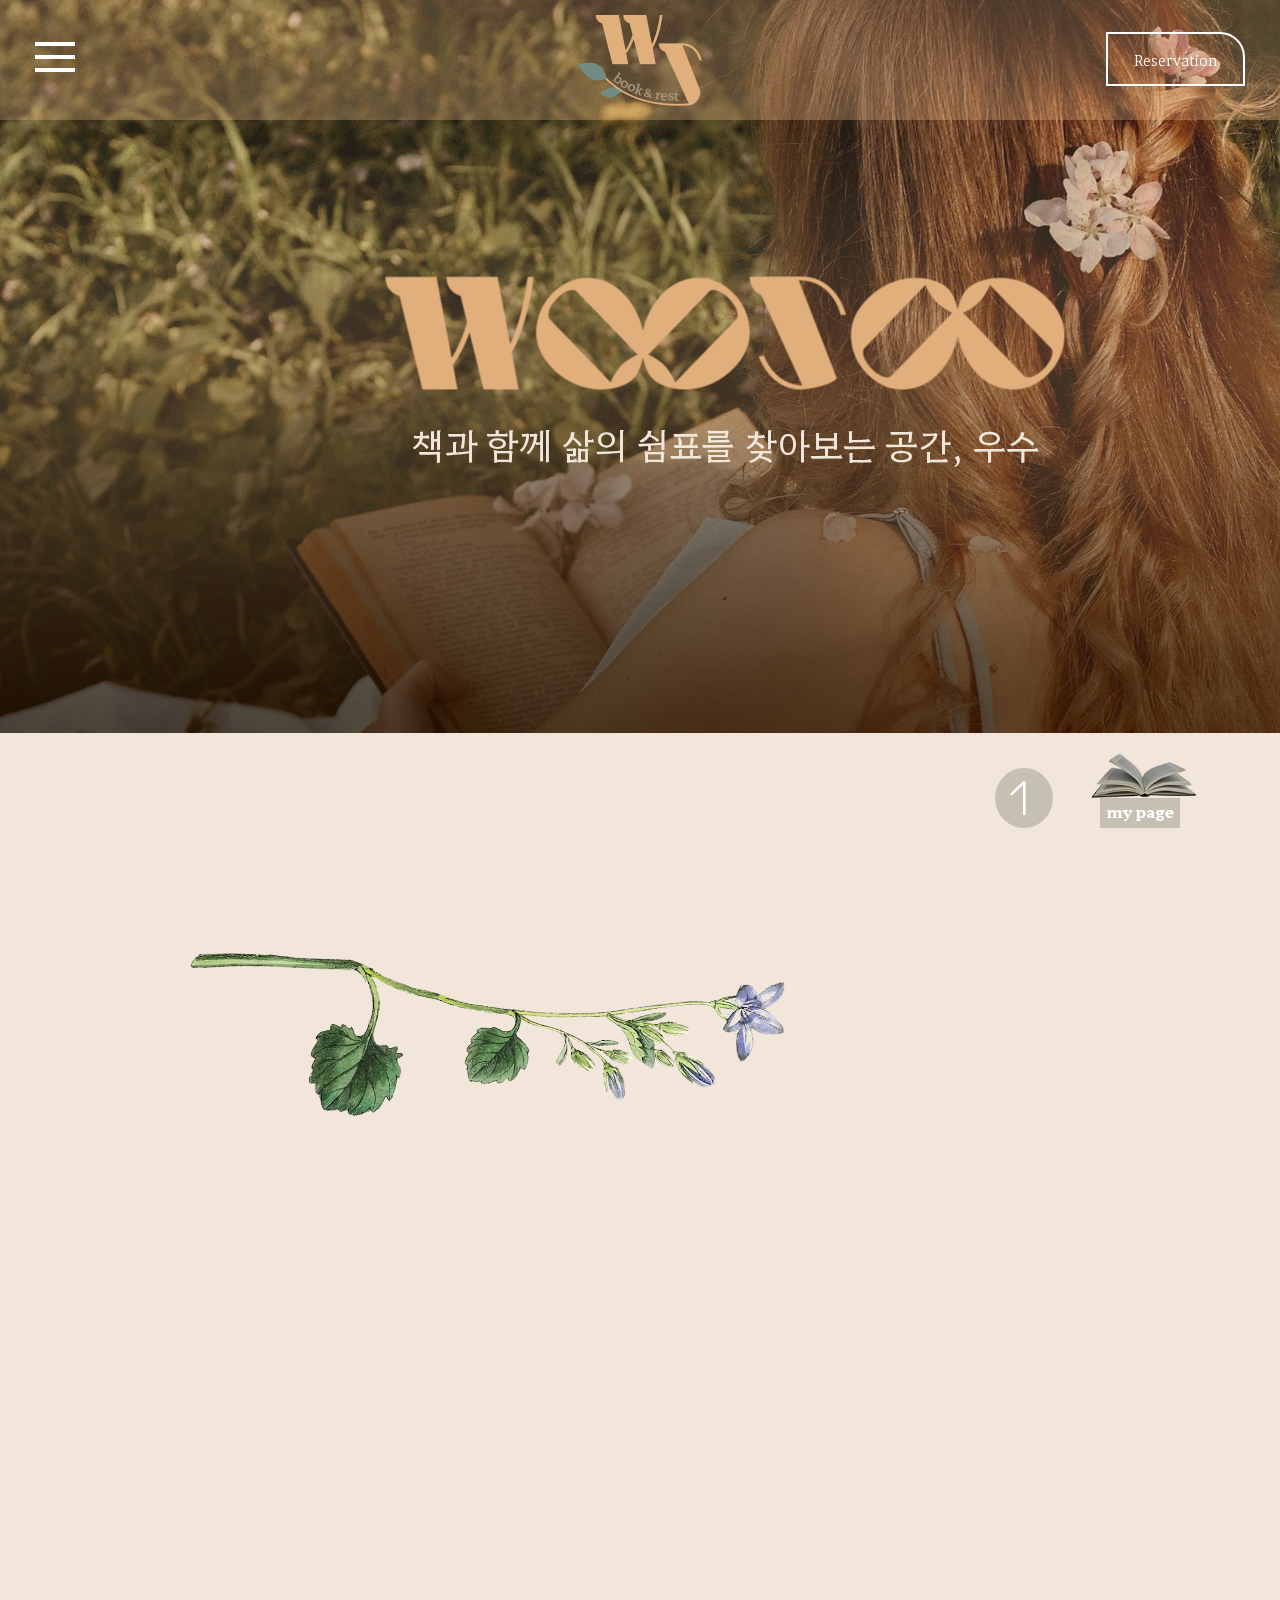
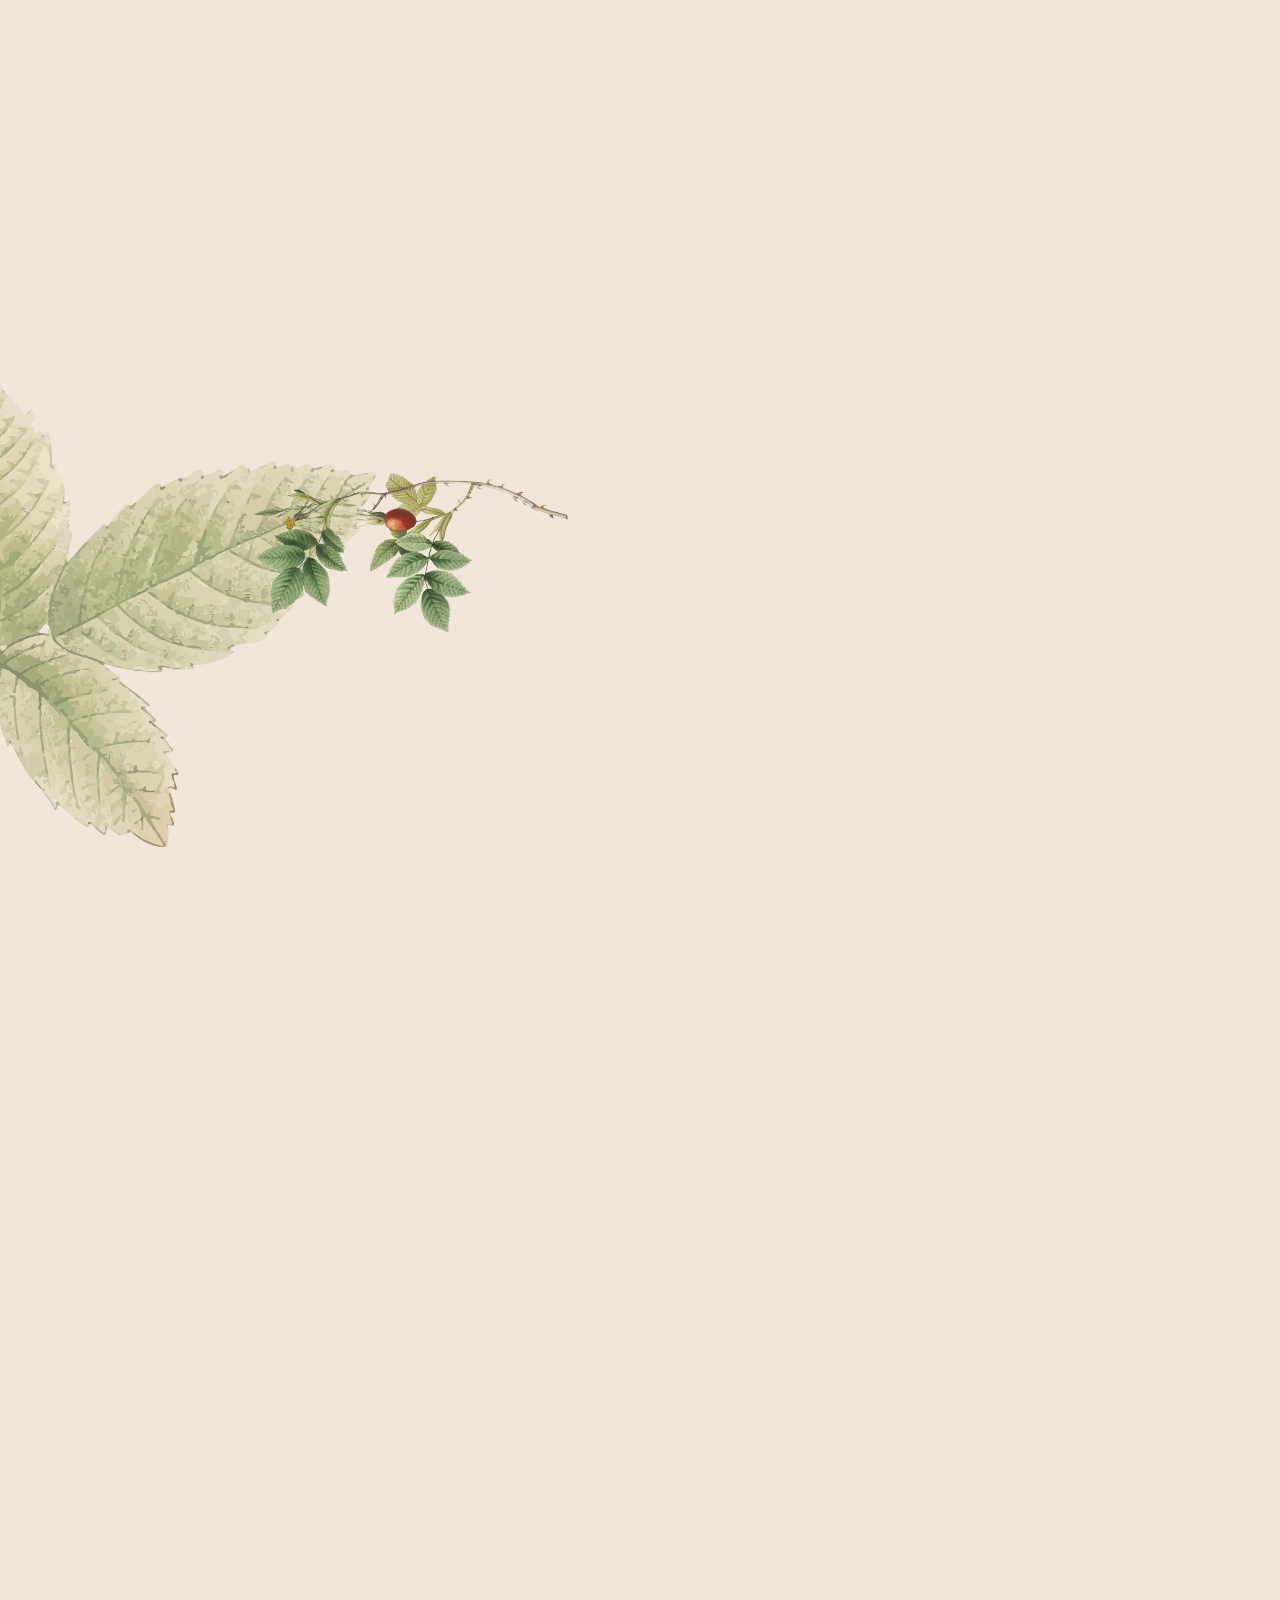
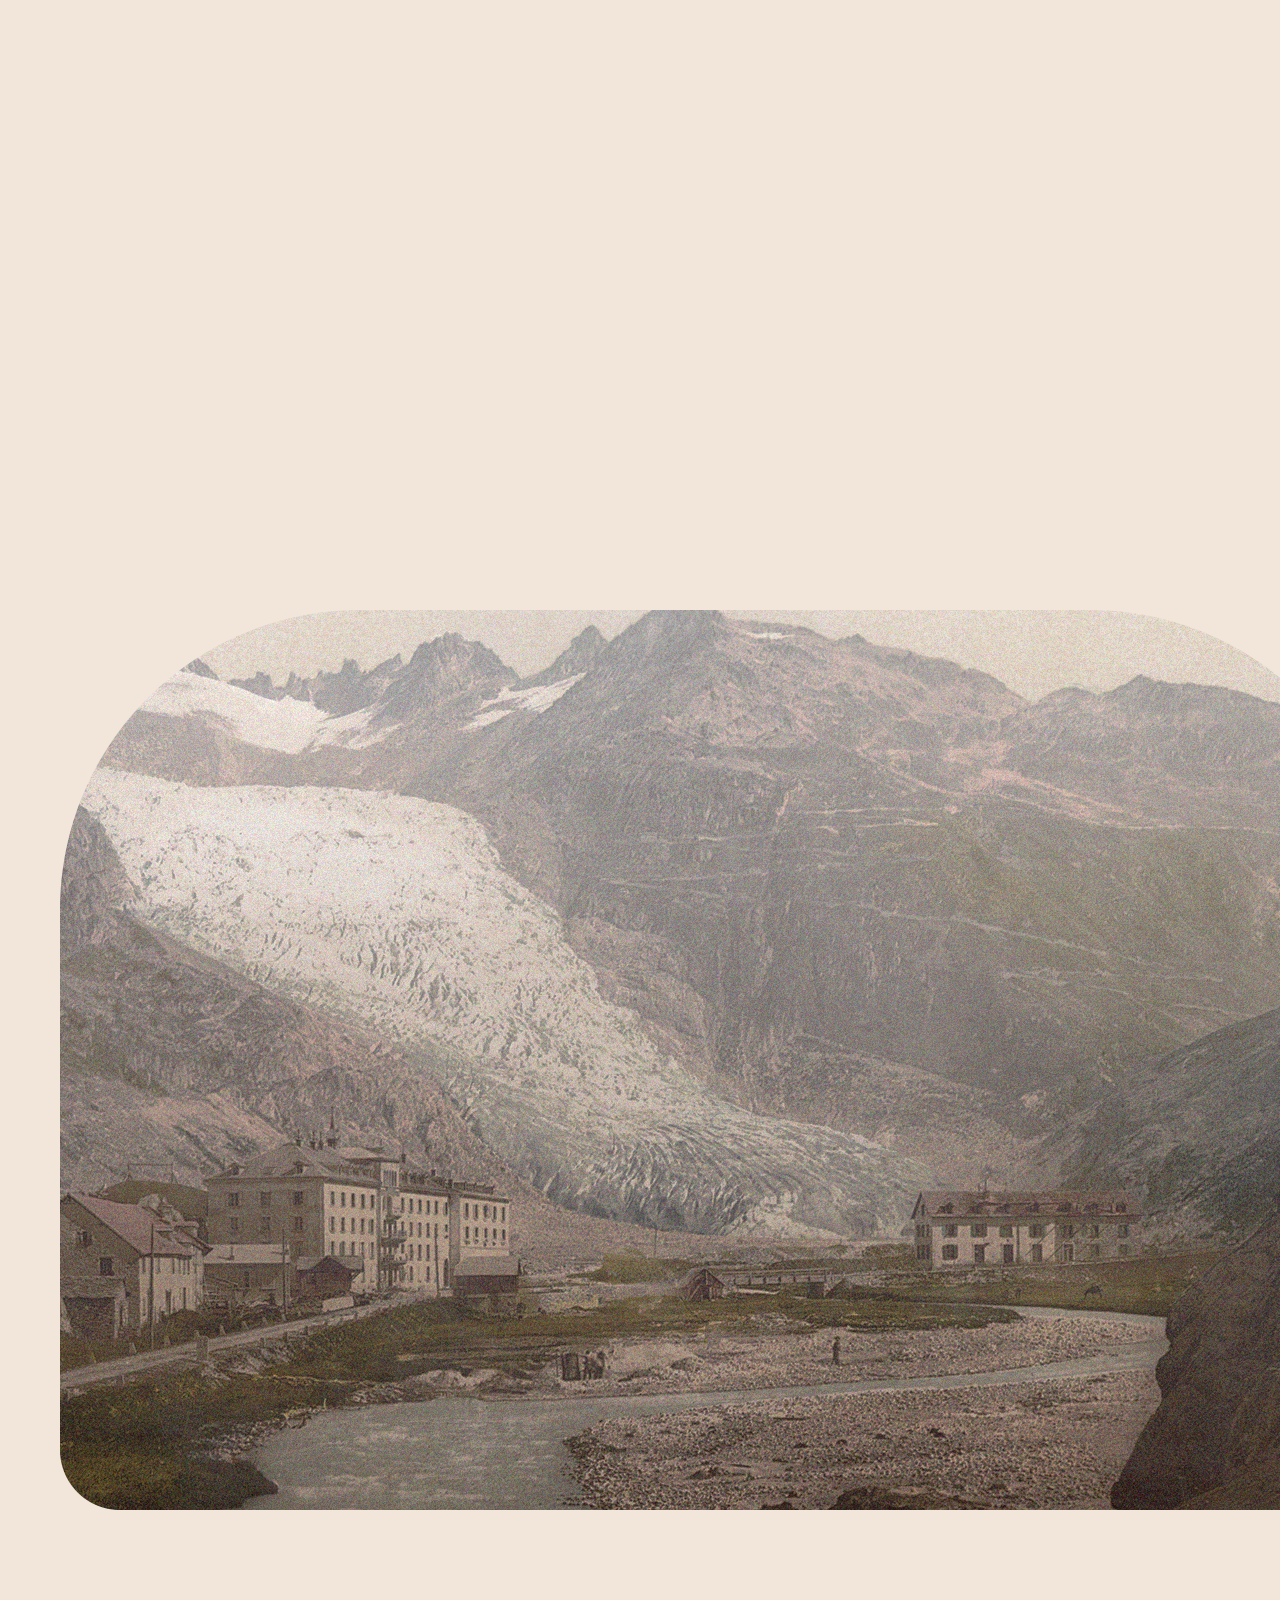
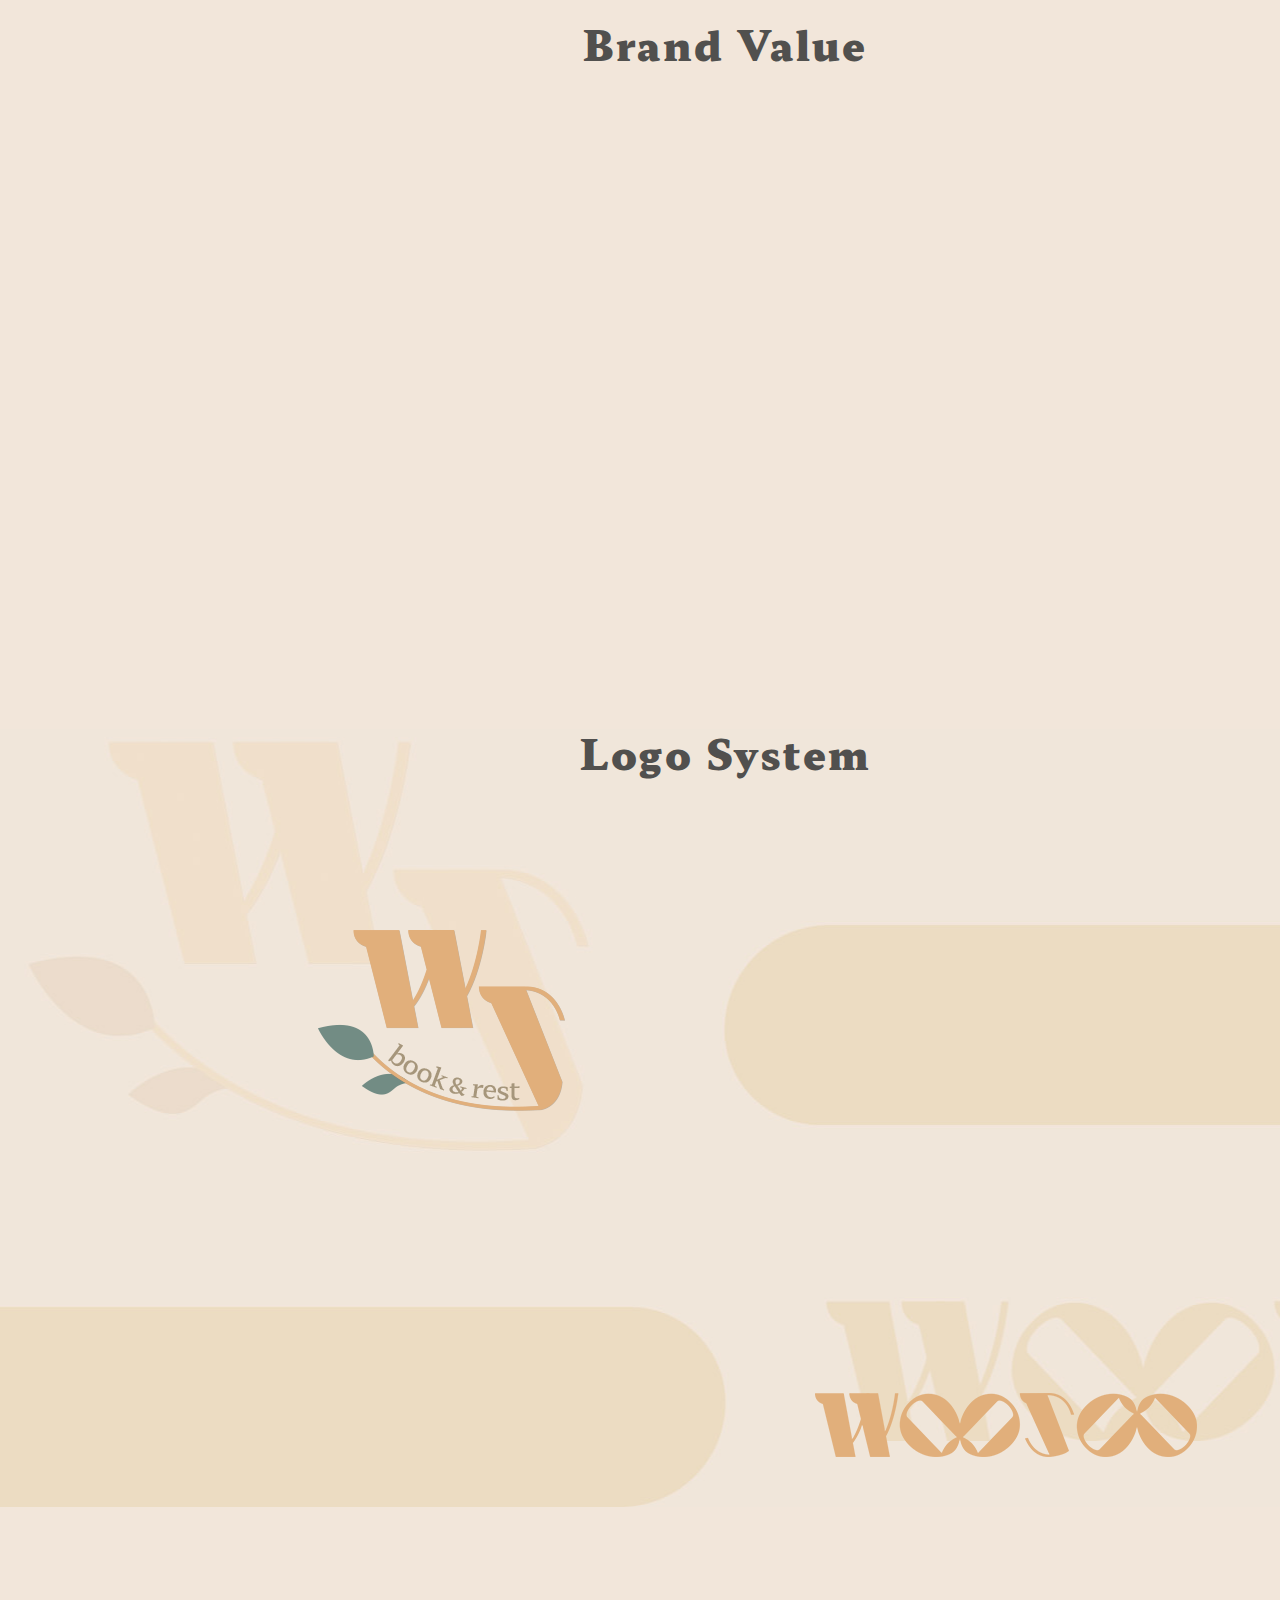
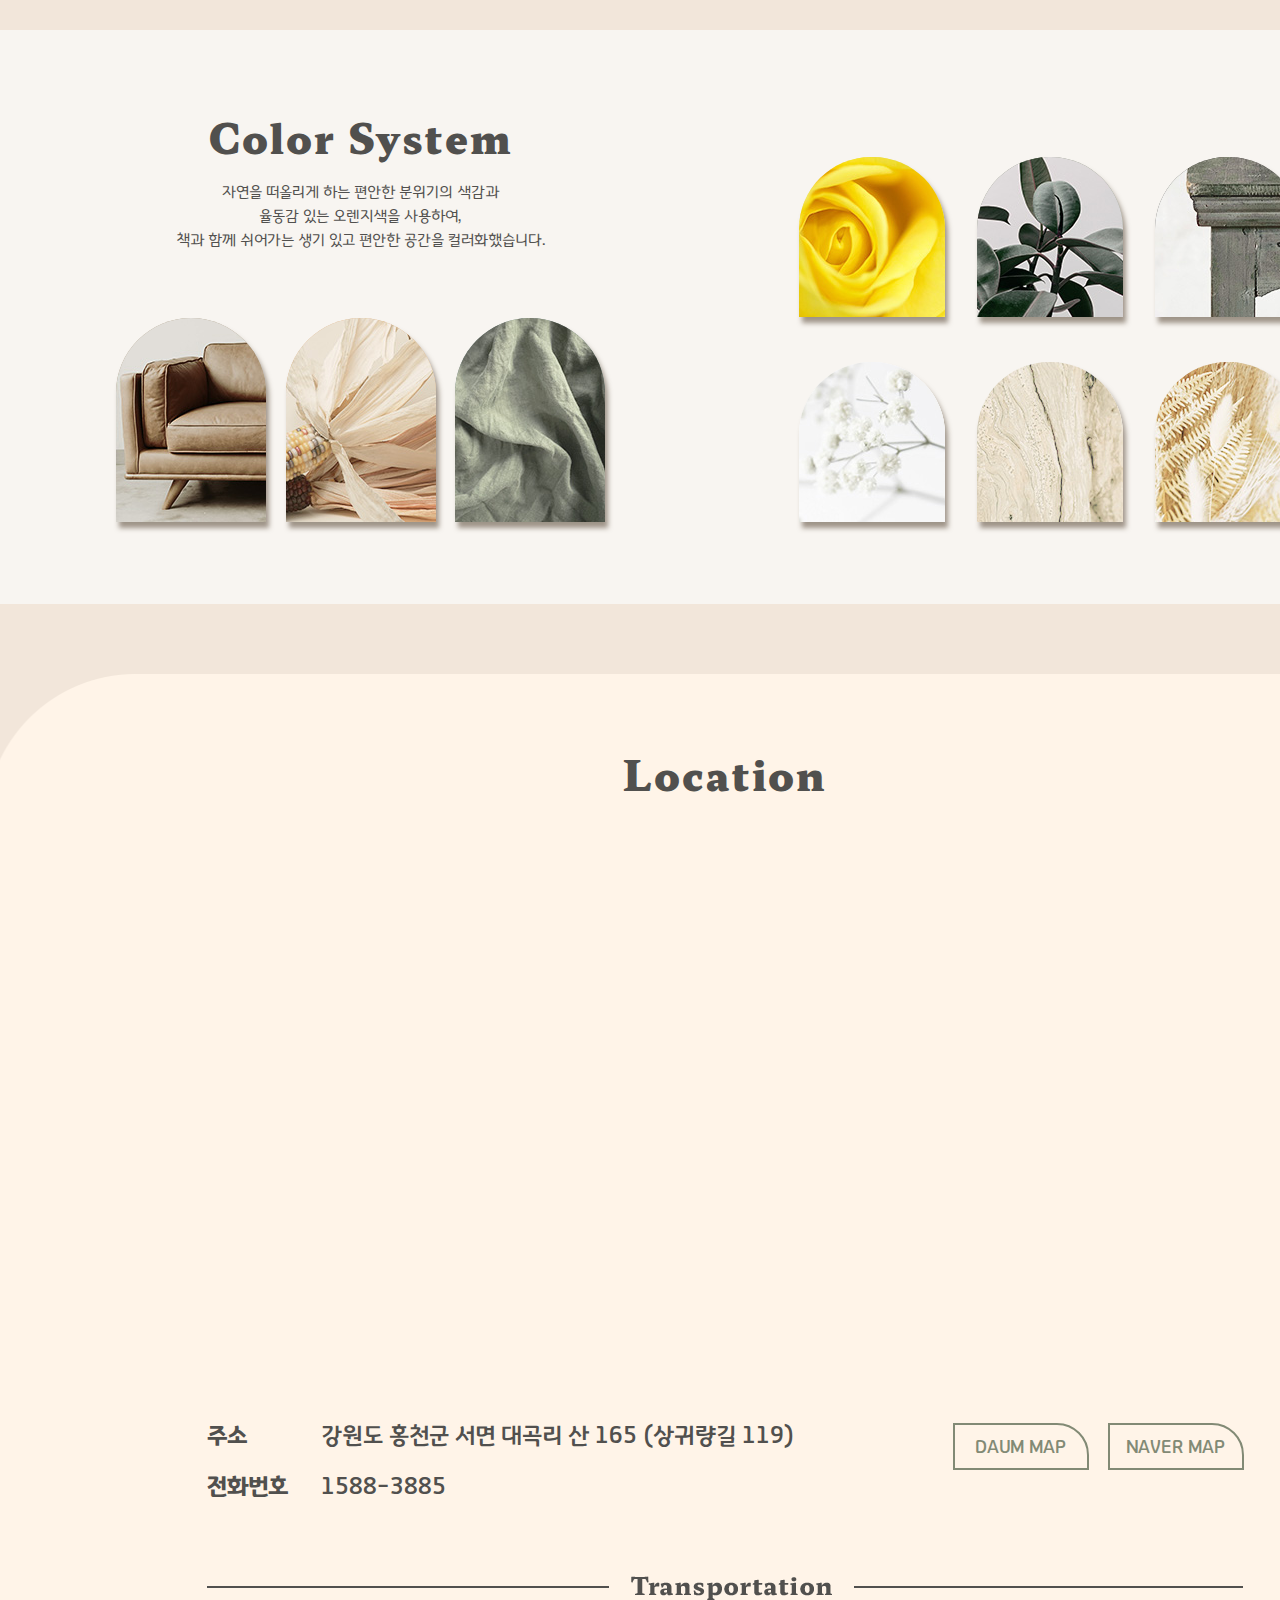
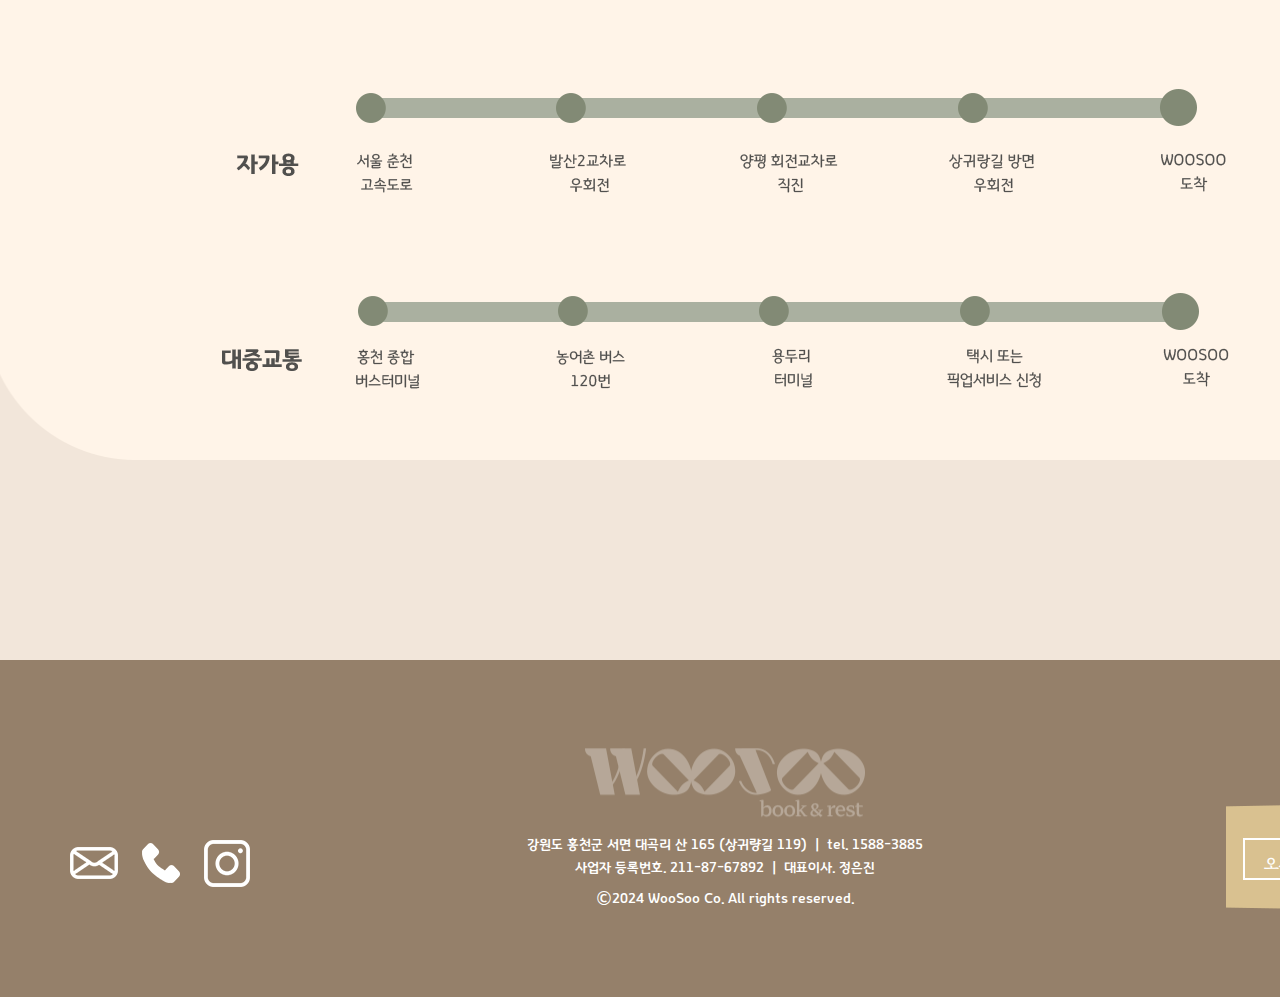
<file: 03_about us.html>
<!DOCTYPE html>
<html lang="ko">

<head>
  <meta charset="UTF-8" />
  <meta name="viewport" content="width=1450" />
  <title>WOOSOO</title>
  <!--폰트연결_함렛-->
  <link rel="stylesheet" href="./font_2/stylesheet.css" />
  <link rel="stylesheet" href="./font/stylesheet.css">
  <!--파비콘연결-->
  <link rel="shortcut icon" href="./img/favicon.png" type="image/x-icon" />
  <!--aos 연결 : css보다 위에-->
  <link href="https://unpkg.com/aos@2.3.1/dist/aos.css" rel="stylesheet">
  <script src="https://unpkg.com/aos@2.3.1/dist/aos.js"></script>

  <!--css연결-->
  <link rel="stylesheet" href="./css/about_us.css" />
</head>

<body>
  <div id="header_inner">
    <input type="checkbox" id="menu_icon" />
    <label for="menu_icon">
      <span></span>
      <span></span>
      <span></span>
    </label>
    <div class="sidebar">
      <ul>
        <li class="slidebar_title"><a href="./03_about us.html">About Us</a></li>
        <li><a href="./03_about us.html">Story</a></li>
        <li><a href="#sub_banner">Book&Rest</a></li>
        <li><a href="#value">Brand Value </a></li>
        <li><a href="#logo_system">Logo System</a></li>
        <li><a href="#color">Color System</a></li>
        <li><a href="#location">Location</a></li>
      </ul>

      <ul>
        <li class="slidebar_title"><a href="./04_b_rest.html">B’Rest</a></li>
        <li><a href="./04_b_rest.html#deluxe">Deluxe</a></li>
        <li><a href="./04_b_rest.html#sweet">Sweet</a></li>
        <li><a href="./04_b_rest.html#pakage">Room Package</a></li>
        <li><a href="./04_b_rest.html#special">Promotion</a></li>
        <li><a href="./04_b_rest.html#dinning">Dinning</a></li>
      </ul>
      <ul>
        <li class="slidebar_title"><a href="./01_b_space.html">B’Space</a></li>
        <li><a href="./01_b_space.html#library_tap">Library</a></li>
        <li><a href="./01_b_space.html#cafe_tap">Cafe SUSU</a></li>
        <li><a href="./01_b_space.html#garden">침묵의 정원</a></li>
        <li><a href="./01_b_space.html#shelf_box1">서가1</a></li>
        <li><a href="./01_b_space.html#shelf_box2">서가2</a></li>
        <li><a href="./01_b_space.html#shelf_box3">Meeting Room</a></li>
      </ul>
      <ul>
        <li class="slidebar_title"><a href="./02_b_programe.html">B'programe</a></li>
        <li><a href="./02_b_programe.html#calendar">Programe</a></li>
        <li><a href="./02_b_programe.html#programe_more">더 많은 행사</a></li>
        <li><a href="./02_b_programe.html#notice">공지사항</a></li>
        <li><a href="./02_b_programe.html#book_banner">이달의 도서</a></li>
      </ul>
      <ul>
        <li class="slidebar_title"><a href="./05_membership.html">Membership</a></li>
        <li><a href="./05_membership.html#intro">멤버십 소개</a></li>
        <li><a href="./05_membership.html#benefit">혜택 미리보기</a></li>
        <li><a href="./05_membership.html#card_tap">등급별 혜택</a></li>
        <li><a href="./05_membership.html#complete">발급/수령</a></li>
      </ul>
    </div> <!--sidebar-->
    <div class="my_page"><a href="#none">Reservation</a></div><!--my_page-->
    <div class="logo">
      <a href="./index.html"><img src="./img/header_logo.png" alt="로고 이미지" /></a>
    </div><!--logo-->
  </div><!--header_inner-->

  <div id="main_banner">
    <img class="main_img" src="./img_about_us/main_banner_img.jpg" alt="메인배너 이미지" />
    <ul class="main_banner_text">
      <li>
        <img src="./img_about_us/main_banner_title.jpg.png" data-aos="fade-up" data-aos-duration="1000"
          alt="메인배너 타이틀 이미지" />
      </li>
      <li data-aos="fade-up" data-aos-duration="1000" data-aos-delay="300">책과 함께 삶의 쉼표를 찾아보는 공간, 우수</li>
    </ul>
  </div><!--main_banner-->

  <div id="story">
    <div class="story_inner">
      <div class="stroy1">
        <ul>
          <li class="title" data-aos="fade-right" data-aos-duration="1000">Story1</li>
          <li class="sub_title" data-aos="fade-right" data-aos-duration="1000" data-aos-delay="300">
            우리는 너무 바쁘게 <br>
            시간을 보내고 있습니다.
          </li>
        </ul>
        <div class="clock">
          <img src="./img_about_us/story_colck.png" alt="시계이미지" data-aos="flip-left" data-aos-easing="ease-out-cubic"
            data-aos-duration="1500">
        </div><!--clock-->
      </div><!--stroy1-->
      <div class="stroy2">
        <img src="./img_about_us/story_crowd.jpg" alt="군중 이미지 " data-aos="flip-left" data-aos-easing="ease-out-cubic"
          data-aos-duration="1500">
        <ul>
          <li class="title" data-aos="fade-left" data-aos-duration="1000">Story2</li>
          <li class="sub_title" data-aos="fade-left" data-aos-duration="1000" data-aos-delay="300">
            빠르게 흘러가는 세상의 시간 속에서 우리는 <br>
            커다란 사회라는 틀에 나를 끼워 맞추기도 하고, <br>
            끊임없이 다가오는 시간 속에 쫓기듯 달려가기도 합니다.
          </li>
        </ul>
      </div><!--stroy2-->
      <div class="stroy3">
        <ul>
          <li class="title" data-aos="fade-right" data-aos-duration="1000">Story3</li>
          <li class="sub_title" data-aos="fade-right" data-aos-duration="1000" data-aos-delay="300">
            그러다 가끔 외로움을 느끼기도 합니다 <br>
            ‘나는 어디서 왔을까요? 나는 누구일까요?’ <br>
            ‘내가 좋아하는 음식은 무엇이고, <br>
            나는 어떻게 늙어가고 싶은 걸까요?‘


          </li>
        </ul>
        <img src="./img_about_us/story_loner.png" alt="웅크린 이미지" data-aos="flip-left" data-aos-easing="ease-out-cubic"
          data-aos-duration="1500">
      </div> <!--stroy3-->

      <div class="story4">
        <img src="./img_about_us/story_i.jpg" alt="자유로운 이미지" data-aos="flip-left" data-aos-easing="ease-out-cubic"
          data-aos-duration="1500">
        <ul>
          <li class="title" data-aos="fade-left" data-aos-duration="1000">Story4</li>
          <li class="sub_title" data-aos="fade-left" data-aos-duration="1000" data-aos-delay="300">
            바쁜 일상에서 벗어나 오롯이 나만 있었던 적은 언제였나요? <br>
            나에게 집중하고, 나에 대해 알아보는 시간을 <br>
            가진적은 언제가 마지막이었나요?

          </li>
        </ul>
      </div><!--story4-->
    </div><!--story_inner-->
  </div><!--story-->


  <div id="sub_banner">
    <div class="sub_banner_inner">
      <ol>
        <li data-aos="fade-up" data-aos-duration="2000">Book</li>
        <li data-aos="fade-up" data-aos-duration="2000" data-aos-delay="300">&</li>
        <li data-aos="fade-up" data-aos-duration="2000" data-aos-delay="600">Rest</li>
      </ol>
      <p data-aos="fade-up" data-aos-duration="2000" data-aos-delay="800">
        강원도 홍천군 종자산 품속에 자리한 Book&Rest ‘WOOSOO’는 <br>
        도심을 벗어나 자연 속에서 책과 함께 삶의 쉼표를 찾아볼 수 있는 공간입니다. </p>
    </div><!--sub_banner_inner-->
  </div><!--sub_banner-->

  <div id="two_space">
    <div class="two_space_inner">
      <h4><img src="./img_about_us/sub_banner2 two_title.png" alt="배너 타이틀 이미지" data-aos="fade-up"
          data-aos-duration="2000"></p>
        <p data-aos="fade-up" data-aos-duration="2000" data-aos-delay="300"><img
            src="./img_about_us/sub_banner2 two_img.png" alt="배너 건물 이미지">
        </p>
        <ul data-aos="fade-up" data-aos-duration="2000" data-aos-delay="500">
          <li><img src="./img_about_us/sub_banner2_text1.png" alt="배너 설명글자 이미지1"></li>
          <li><img src="./img_about_us/sub_banner2_text2.png" alt="배너 설명글자 이미지2"></li>
        </ul>
    </div><!--two_space_inner-->
  </div><!--space-->
  <div id="value">
    <div class="value_inner">
      <p class="title">Brand Value</p>
      <div class="value_box">
        <ul data-aos="zoom-in-up" data-aos-duration="1000">
          <li class="value_title">Nature</li>
          <li class="value_text">한적한 숲속에 위치한 WOOSOO는 <br>
            도심 속에서 벗어난 고요함을 담고 있습니다. <br>
            숲속 아지트와 같은 공간에서 <br>
            비워지고 다시 채워지는 시간을 경험하세요.</li>
        </ul>
        <ul data-aos="zoom-in-up" data-aos-duration="1000" data-aos-delay="450">
          <li class="value_title">Private</li>
          <li class="value_text">WOOSOO는 고객님들의 프라이빗한 <br>
            힐링여행을 위해, 만 19세 미만의 청소년과 <br>
            아이, 반려동물의 출입을 제한하고 있습니다. <br>
            외부와 독립된 공간에서 <br>
            나에게 집중하는 시간을 즐겨보세요.</li>
        </ul>

        <ul data-aos="zoom-in-up" data-aos-duration="1000" data-aos-delay="900">
          <li class="value_title">Digital Detox</li>
          <li class="value_text">우리는 평소, 전자기기와 너무 <br>
            가까운 삶을 살고 있지는 않았나요? <br>
            woosoo는 디지털 디톡스의 경험을 제안합니다. <br>
            전자기기와 잠시 거리를 두며, 생각을 정리하고 <br>
            마음을 비워내는 시간을 경험하세요.</li>
        </ul>

        <ul data-aos="zoom-in-up" data-aos-duration="1000" data-aos-delay="1350">
          <li class="value_title">Culture</li>
          <li class="value_text">woosoo는 책과 여유라는 문화를 제안합니다. <br>
            다양한 북&힐링 프로그램을 통해 <br>
            서정적인 나만의 시간을 만들어보세요.</li>
        </ul>
      </div><!--value_box-->




    </div><!--value_inner-->
  </div><!--value-->

  <div id="logo_system">
    <div class="logo_inner">
      <p class="title">Logo System</p>
      <div class="logo_box">
        <div class="logo_img1">
          <img src="./img_about_us/logo_main.png" alt="메인로고 이미지">
        </div><!--logo_img-->
        <ol class="logo_text1">
          <li data-aos="fade-left" data-aos-duration="1000">Main Logo</li>
          <li data-aos="fade-left" data-aos-duration="1000" data-aos-delay="300">책의 직선적인 형태에 나뭇가지의 곡선 형태를 더해 <br>
            책과 함께 쉬어갈 수 있는 공간을 표현하였습니다.</li>
        </ol><!--logo_text-->

      </div><!--logo_box-->

      <div class="logo_box">
        <div class="logo_img2">
          <img src="./img_about_us/logo_sub.png" alt="서브로고 이미지">
        </div><!--logo_img-->
        <ol class="logo_text2">
          <li data-aos="fade-right" data-aos-duration="1000">Sub Logo</li>
          <li data-aos="fade-right" data-aos-duration="1000" data-aos-delay="300">'o자'형태속에 책 모양을 <br>
            율동감 있게 표현하였습니다. </li>
        </ol><!--logo_text-->
      </div><!--logo_box-->


    </div><!--logo_inner-->
  </div><!--logo_system-->

  <div id="color">
    <div class="color_inner">
      <div class="main_box">
        <p class="title">Color System</p>
        <h4>자연을 떠올리게 하는 편안한 분위기의 색감과 <br>
          율동감 있는 오렌지색을 사용하여, <br>
          책과 함께 쉬어가는 생기 있고 편안한 공간을 컬러화했습니다.</h4>
        <div class="color_box1">
          <ul>
            <li>
              <img src="./img_about_us/color_main1.jpg" alt="메인컬러이미지1">
            </li>
            <li class="hover_color">
              <img src="./img_about_us/color_main1_2.jpg" alt="메인컬러 이미지1_2">
            </li><!--hover_color-->
          </ul>
          <ul>
            <li>
              <img src="./img_about_us/color_main2.jpg" alt="메인컬러이미지2">
            </li>
            <li class="hover_color">
              <img src="./img_about_us/color_main2_2.jpg" alt="메인컬러 이미지2_2">
            </li><!--hover_color-->
          </ul>
          <ul>
            <li>
              <img src="./img_about_us/color_main3.jpg" alt="메인컬러이미지3">
            </li>
            <li class="hover_color">
              <img src="./img_about_us/color_main3_2.jpg" alt="메인컬러 이미지3_2">
            </li><!--hover_color-->
          </ul>
        </div><!--color_box1-->

      </div><!--main_box-->
      <div class="sub_box">
        <ol>
          <li><img src="./img_about_us/color_sub1.jpg" alt="서브컬러이미지1"></li>
          <li class="hover_color"><img src="./img_about_us/color_sub1_2.jpg" alt="서브컬러이미지1_2"></li>
        </ol>
        <ol>
          <li><img src="./img_about_us/color_sub2.jpg" alt="서브컬러이미지2"></li>
          <li class="hover_color"><img src="./img_about_us/color_sub2_2.jpg" alt="서브컬러이미지2_2"></li>
        </ol>
        <ol>
          <li><img src="./img_about_us/color_sub3.jpg" alt="서브컬러이미지3"></li>
          <li class="hover_color"><img src="./img_about_us/color_sub3_2.jpg" alt="서브컬러이미지3_2"></li>
        </ol>
        <ol>
          <li><img src="./img_about_us/color_sub4.jpg" alt="서브컬러이미지4"></li>
          <li class="hover_color"><img src="./img_about_us/color_sub4_2.jpg" alt="서브컬러이미지4_2"></li>
        </ol>
        <ol>
          <li><img src="./img_about_us/color_sub5.jpg" alt="서브컬러이미지5"></li>
          <li class="hover_color"><img src="./img_about_us/color_sub5_2.jpg" alt="서브컬러이미지5_2"></li>
        </ol>
        <ol>
          <li><img src="./img_about_us/color_sub6.jpg" alt="서브컬러이미지6"></li>
          <li class="hover_color"><img src="./img_about_us/color_sub6_2.jpg" alt="서브컬러이미지6_2"></li>
        </ol>


      </div><!--sub_box-->
    </div><!--color_inner-->
  </div><!--color-->

  <div id="location">
    <div class="location_inner">
      <div class="map">
        <p class="title">Location</p>
        <iframe
          src="https://www.google.com/maps/embed?pb=!1m18!1m12!1m3!1d3158.841901851643!2d127.6368178757494!3d37.65292077201626!2m3!1f0!2f0!3f0!3m2!1i1024!2i768!4f13.1!3m3!1m2!1s0x3563180880cb242b%3A0xc73d0a4a1790c259!2z6rCV7JuQ64-EIO2ZjeyynOq1sCDshJzrqbQg64yA6rOh66asIOyCsDE2NQ!5e0!3m2!1sko!2skr!4v1715422222351!5m2!1sko!2skr"
          width="600" height="450" style="border:0;" allowfullscreen="" loading="lazy"
          referrerpolicy="no-referrer-when-downgrade"></iframe>
        <ol>
          <li>주소</li>
          <li>강원도 홍천군 서면 대곡리 산 165 (상귀량길 119)</li>
        </ol>
        <ol>
          <li>전화번호</li>
          <li>1588-3885</li>
          <li class="btn_daum"><a
              href="https://m.map.kakao.com/actions/searchView?q=%EA%B0%95%EC%9B%90%EB%8F%84%20%ED%99%8D%EC%B2%9C%EA%B5%B0%20%EC%84%9C%EB%A9%B4%20%EB%8C%80%EA%B3%A1%EB%A6%AC%20%EC%82%B0%20165&wxEnc=LVSOTP&wyEnc=QNLTTMN&lvl=4#!/NSOLRS,QNSQLUO/map/place"
              target="_blank" rel="noopener noreferrer">DAUM MAP</a></li>
          <li class="btn_naver"><a href="https://naver.me/5hJnl6IG" target="_blank" rel="noopener noreferrer">NAVER
              MAP</a></li>
        </ol>

      </div><!--map-->
      <div class="transportation">
        <h1><img src="./img_about_us/location_title.png" alt="로케이션 제목이미지"></h1>
        <div class="car">
          <img src="./img_about_us/icon_car.png" alt="자가용 아이콘 이미지" data-aos="fade-right" data-aos-duration="1000">
          <ol>

            <li><img src="./img_about_us/location_circle_small.png" alt="동그라미 이미지1"></li>

            <li><img src="./img_about_us/location_circle_small.png" alt="동그라미 이미지1"></li>

            <li><img src="./img_about_us/location_circle_small.png" alt="동그라미 이미지1"></li>
            <li><img src="./img_about_us/location_circle_small.png" alt="동그라미 이미지1"></li>

            <li><img src="./img_about_us/location_circle_big.png" alt="동그라미 이미지2"></li>

          </ol>
        </div><!--car-->

        <div class="bus">
          <img src="./img_about_us/icon_bus.png" alt="버스 아이콘 이미지" data-aos="fade-right" data-aos-duration="1000"
            data-aos-delay="300">
          <ol>

            <li><img src="./img_about_us/location_circle_small.png" alt="동그라미 이미지1"></li>

            <li><img src="./img_about_us/location_circle_small.png" alt="동그라미 이미지1"></li>

            <li><img src="./img_about_us/location_circle_small.png" alt="동그라미 이미지1"></li>
            <li><img src="./img_about_us/location_circle_small.png" alt="동그라미 이미지1"></li>
            <li><img src="./img_about_us/location_circle_big.png" alt="동그라미 이미지2"></li>

          </ol>
        </div><!--car-->


      </div><!--transportation-->

    </div><!--location_inner-->
  </div><!--location-->

  <div id="fixed_button">
    <div class="fixed_inner">

      <a href="#main_banner" class="top_btn">
        <img src="./img/top_arrow_button.png" alt="top버튼 이미지">
      </a>
      <!--a에 id는 한개여야 함-->
      <a href="#none" class="top_btn2">
        <ul>
          <li>
            <img src="./img/top_mypage_button.png" alt="마이페이지버튼 이미지">
            <p>my page</p>
          </li>

        </ul>

      </a>

    </div>
  </div><!--fixed_button-->
  <footer>
    <div class="footer_inner">
      <ul class="footer_icon">
        <li><a href="#"><img src="./img/footer_icon_mail.png" alt=" 메일 아이콘 이미지"></a></li>
        <li><a href="#"><img src="./img/footer_icon_call.png" alt="전화 아이콘 이미지"></a></li>
        <li><a href="#"><img src="./img/footer_icon_insta.png" alt="인스타크램 아이콘 이미지"></a></li>
      </ul>
      <ul class="adress">
        <li><a href="./index.html"><img src="./img/footer_logo.jpg" alt="서브로고 이미지"></a></li>
        <li>강원도 홍천군 서면 대곡리 산 165 (상귀량길 119) ｜ tel. 1588-3885</li>
        <li>사업자 등록번호. 211-87-67892 ｜ 대표이사. 정은진 </li>
        <li>©2024 WooSoo Co. All rights reserved.</li>
      </ul>
      <div class="footer_quick">
        <a href="#location">오시는 길</a>
      </div>

      <!--제이쿼리연결-->
      <script src="./js/jquery-3.7.1.min.js"></script>
      <!--<script src="./js/map_hover.js"></script>-->
      <!--top으로 스르륵 이동하기 -->
      <script src="./js/top_move.js"></script>
      <!--스크롤 시, 원하는 높이가 됐을 때 작아지는 상단바 -->
      <script src="./js/header_scroll.js"></script>
      <!--aos 연결-->
      <script>
        AOS.init();
      </script>



</body>

</html>
</file>
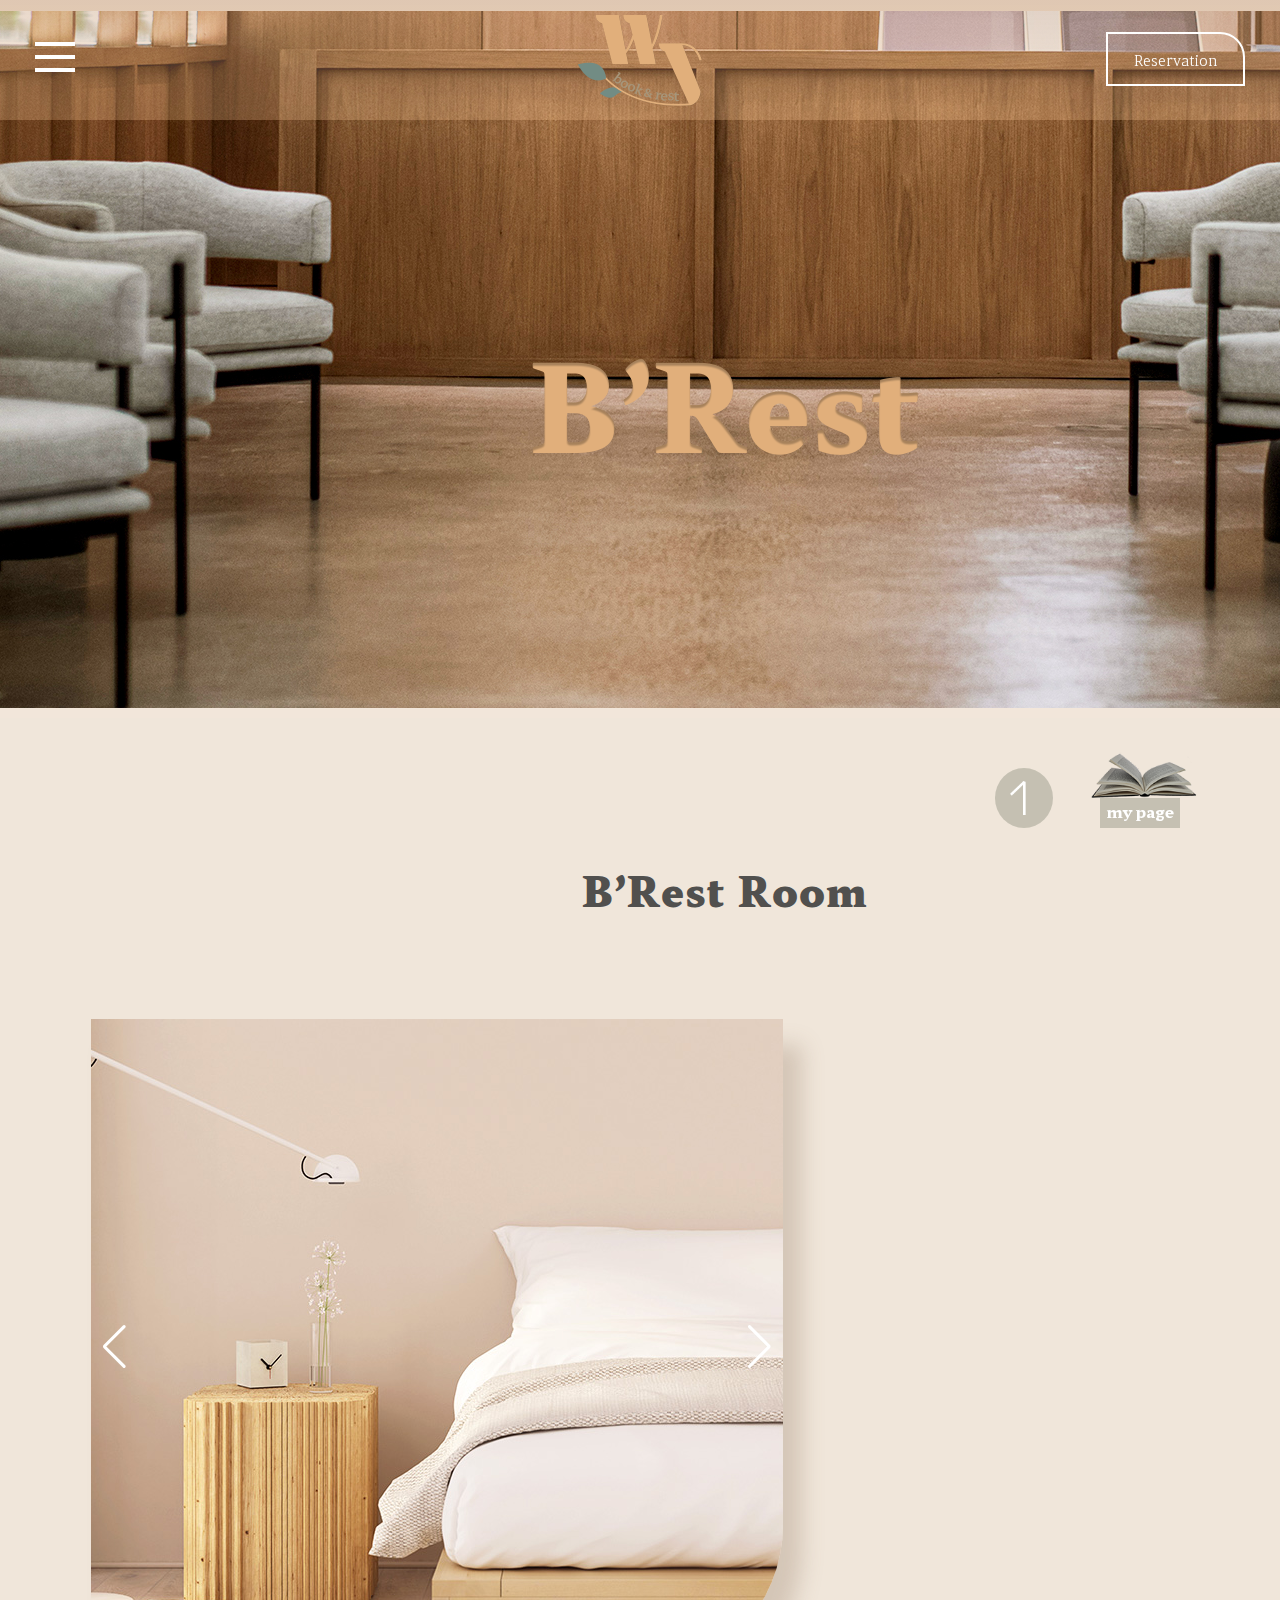
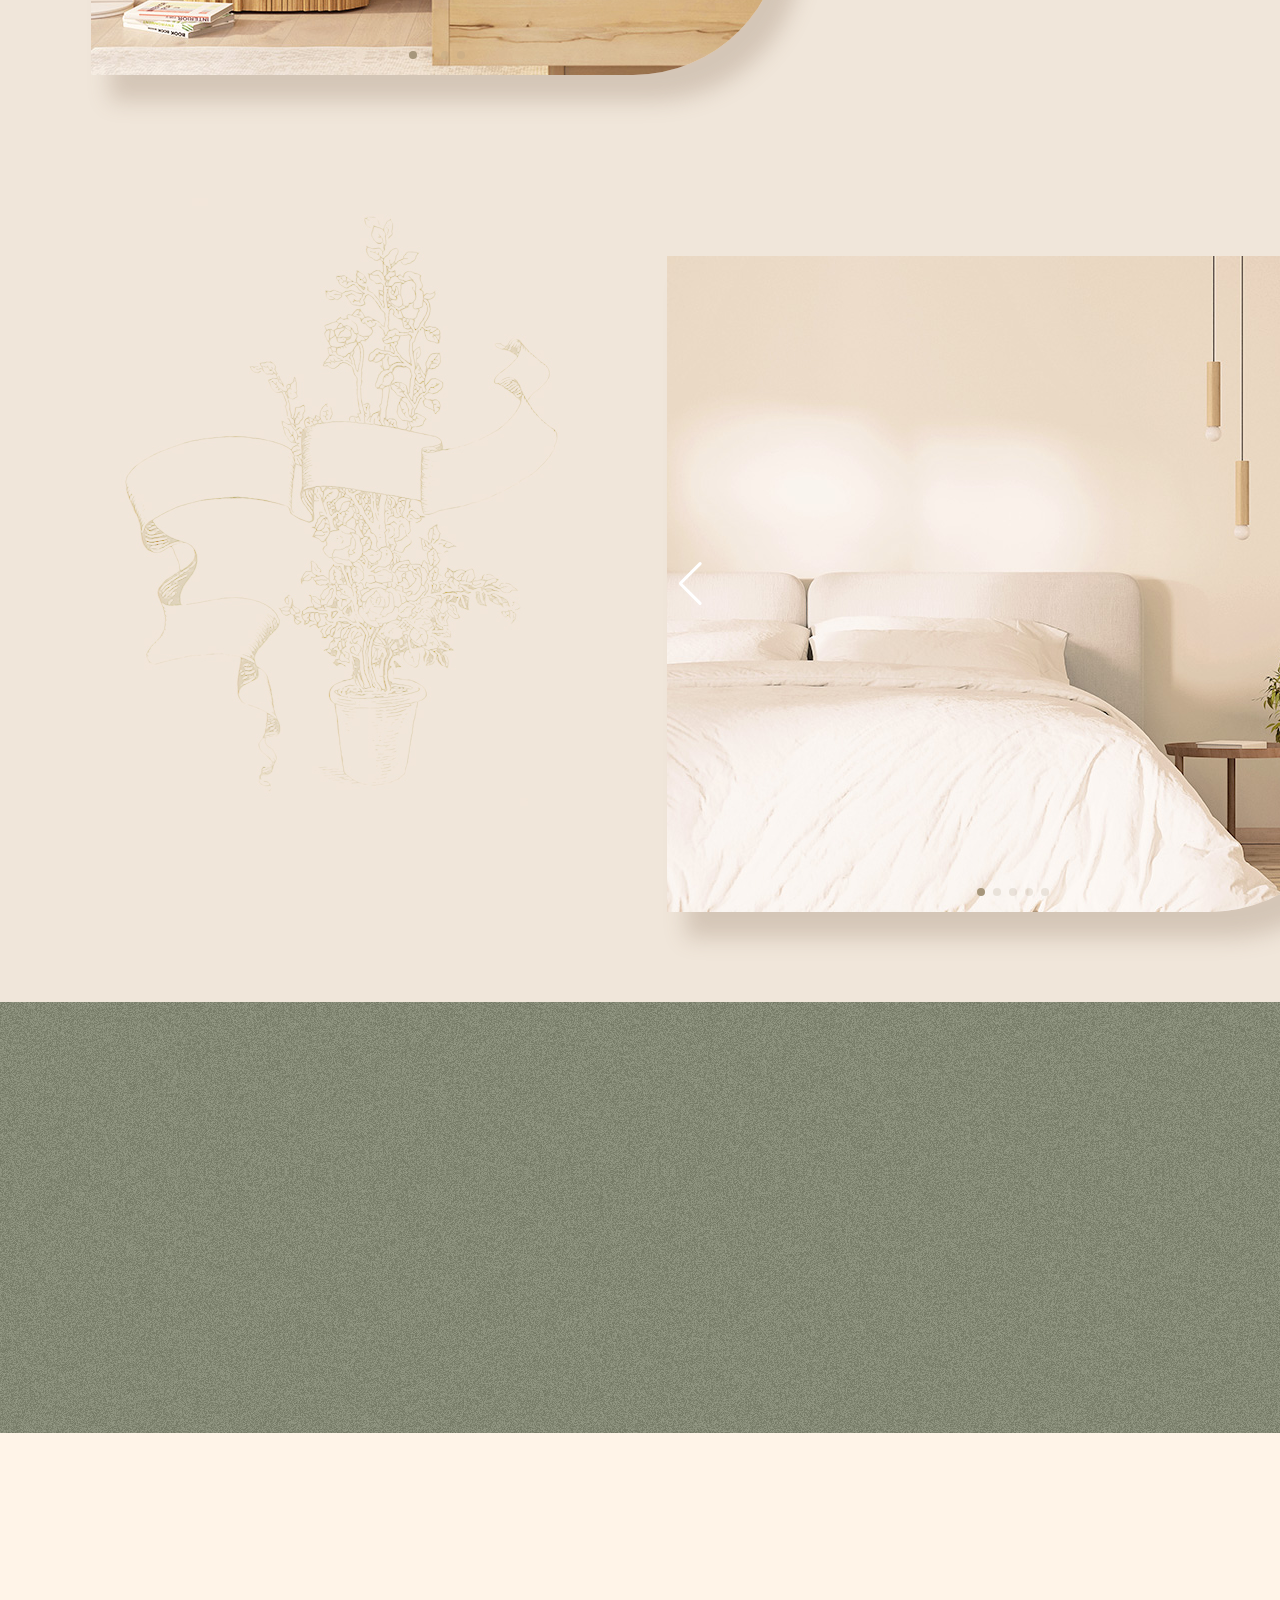
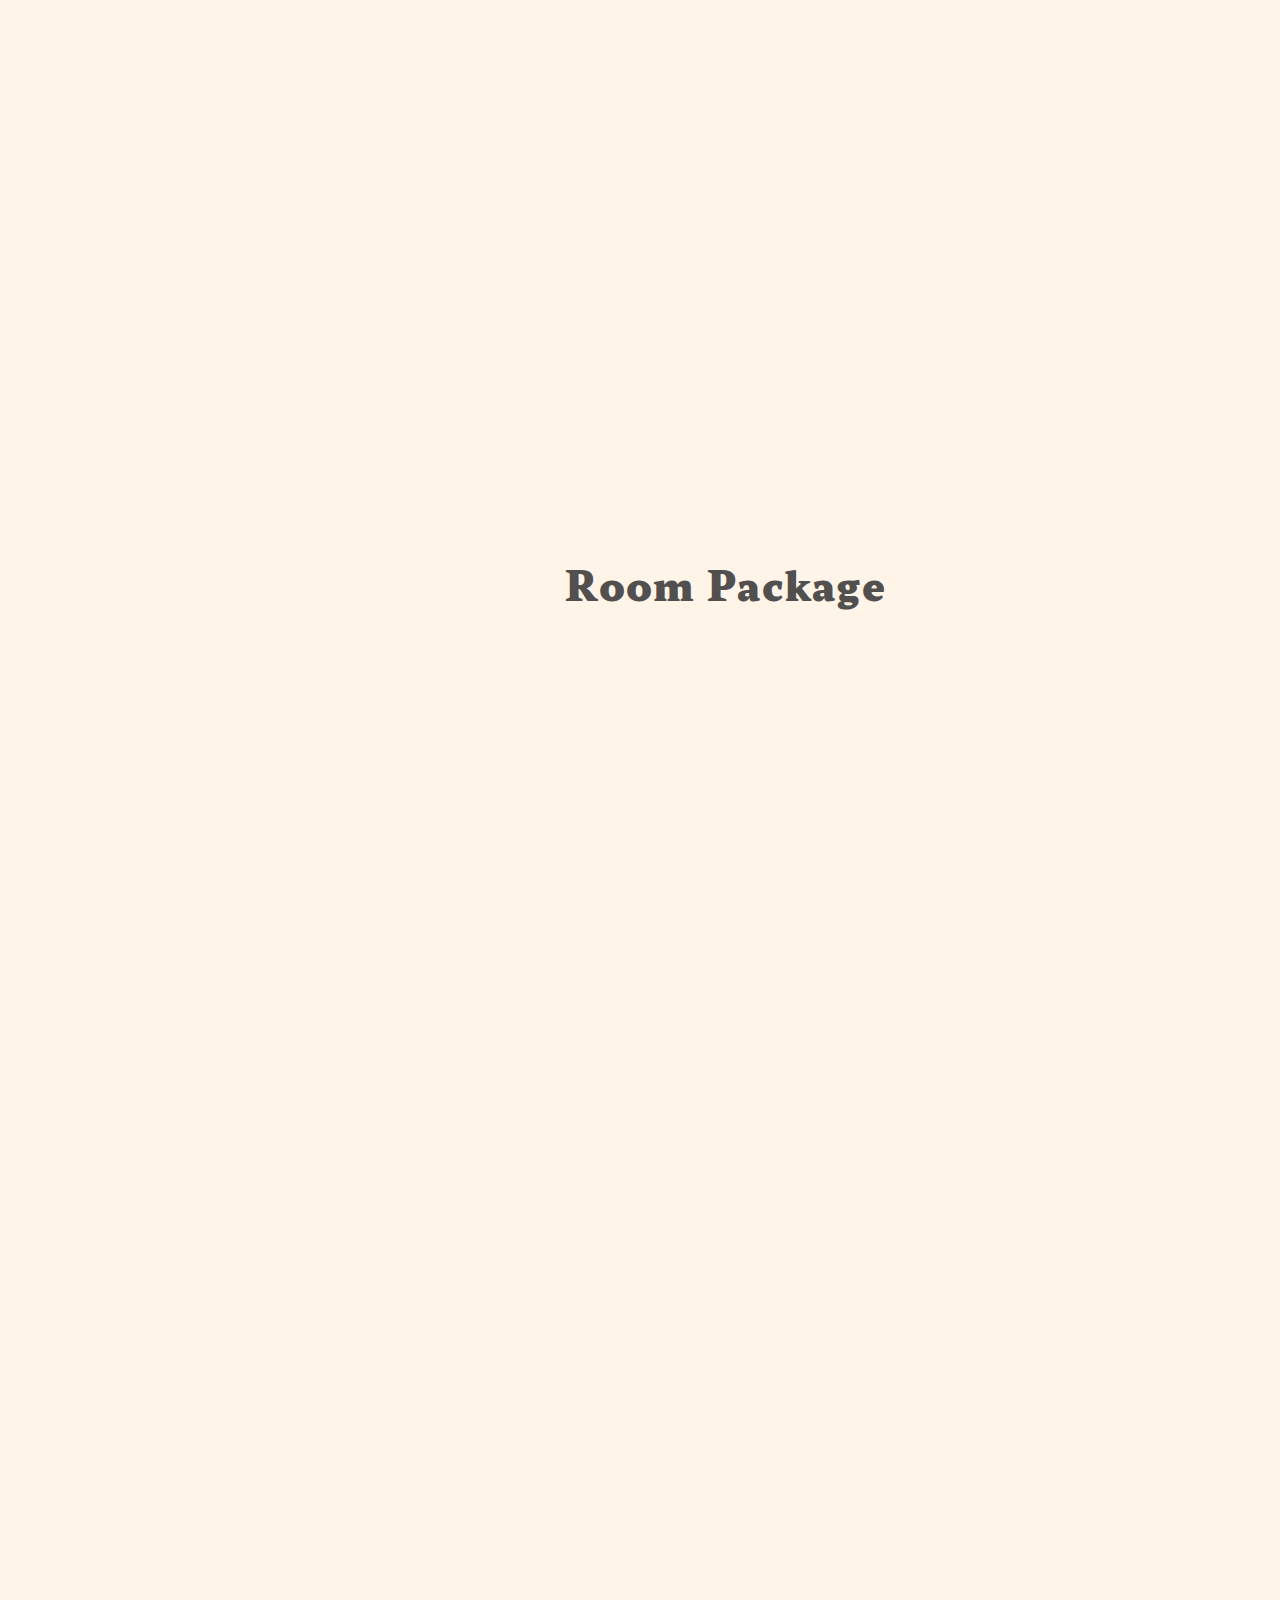
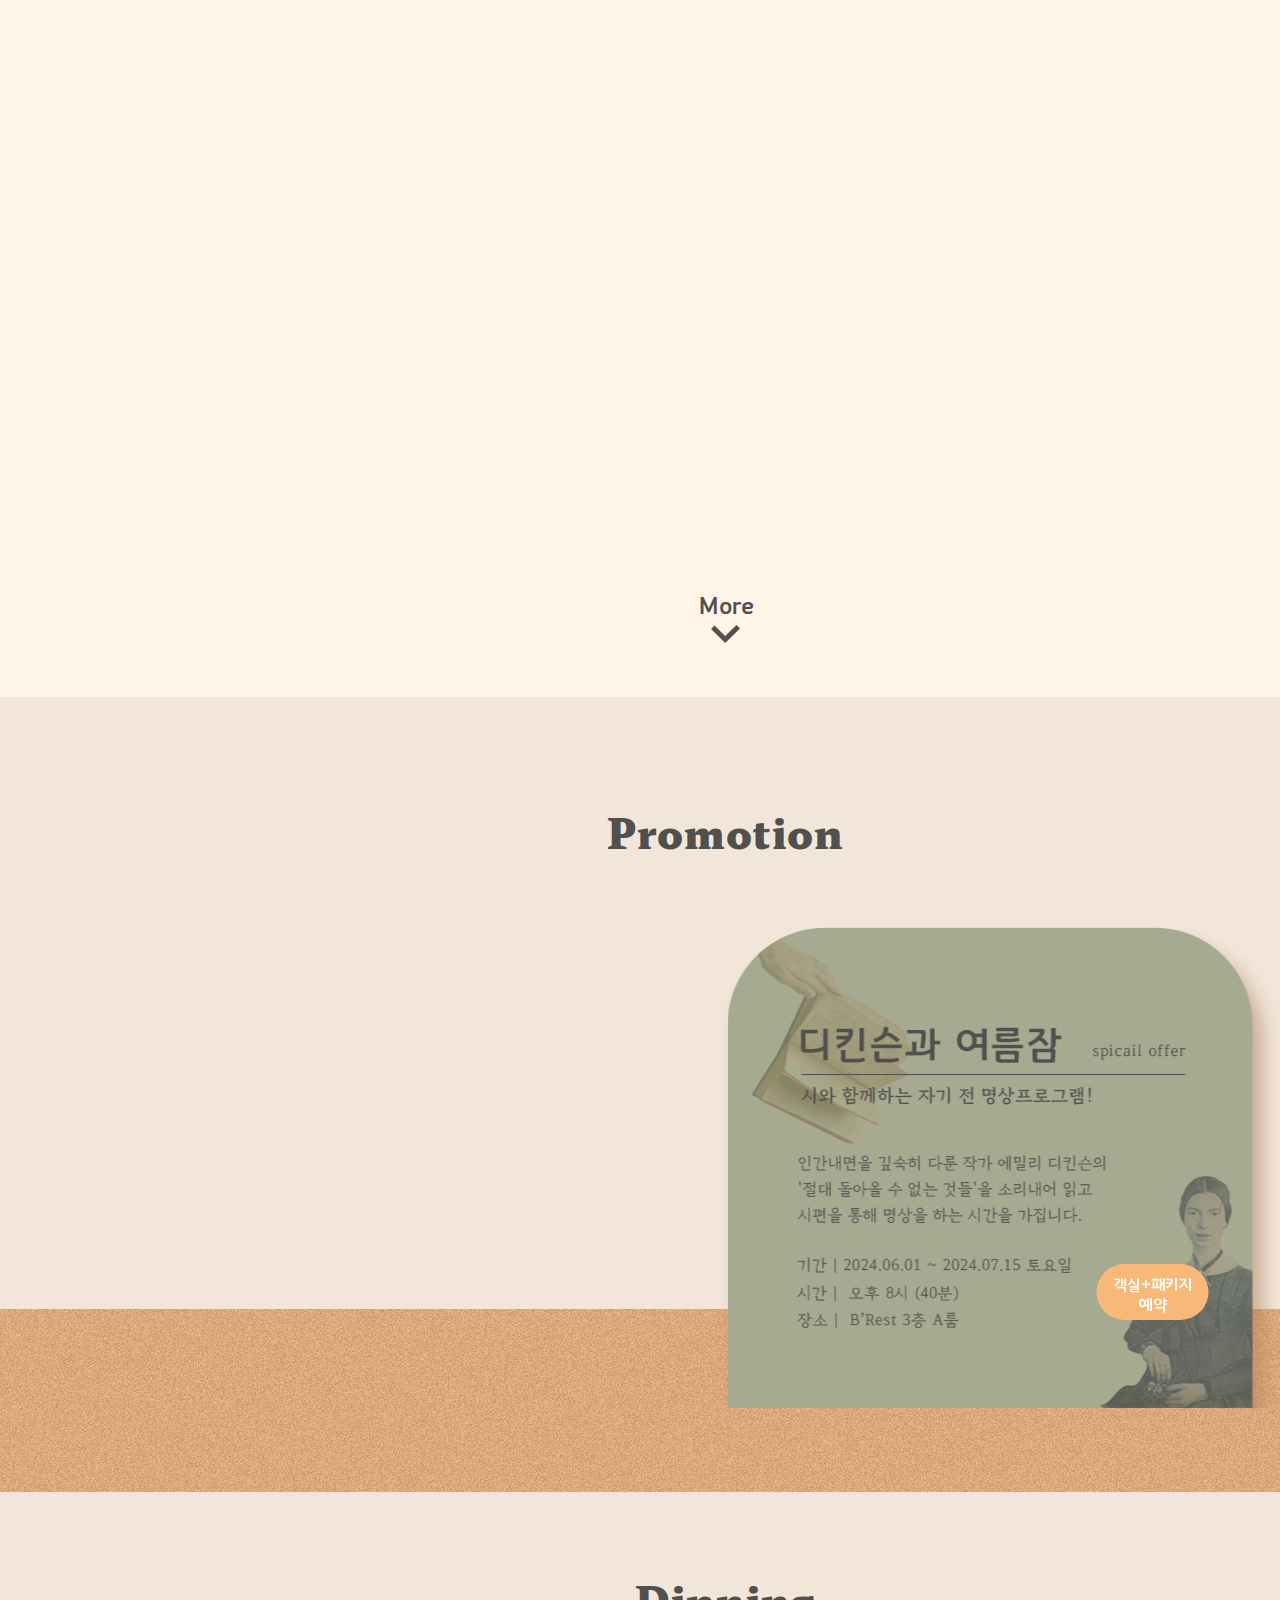
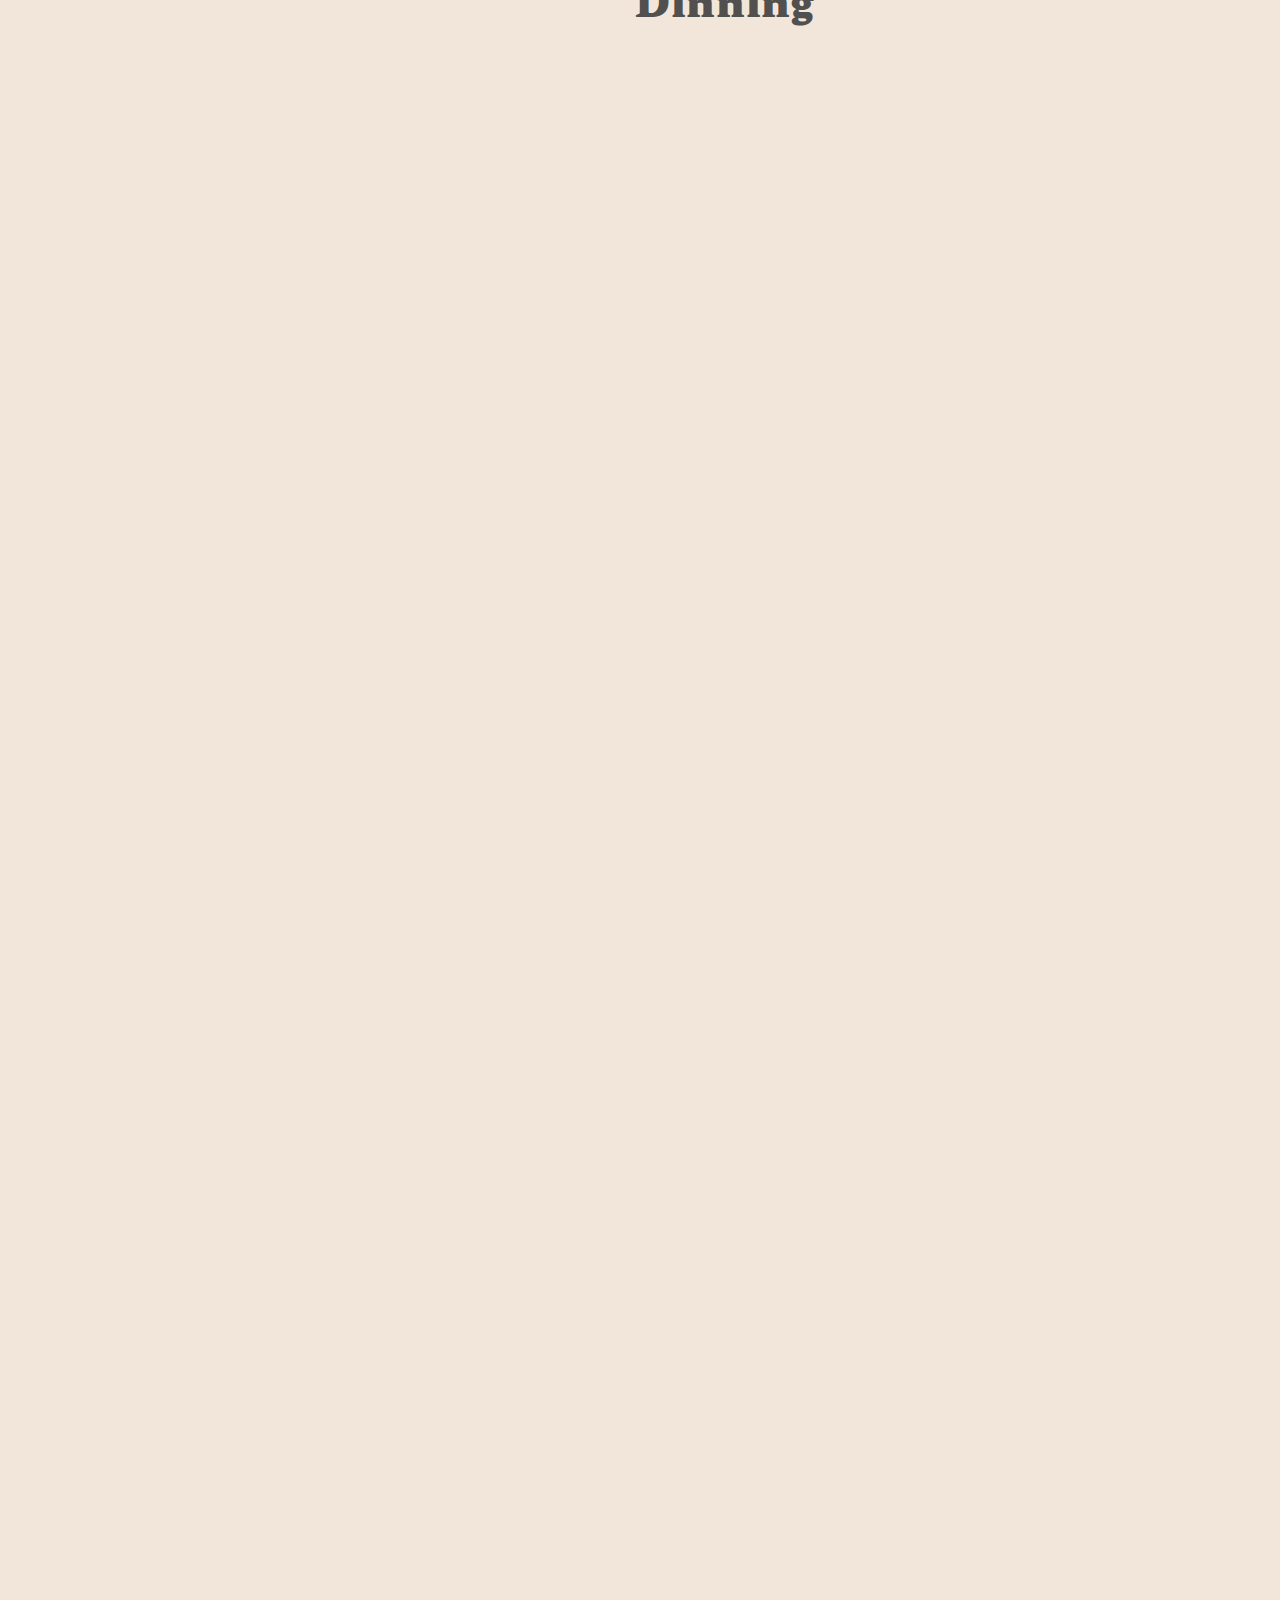
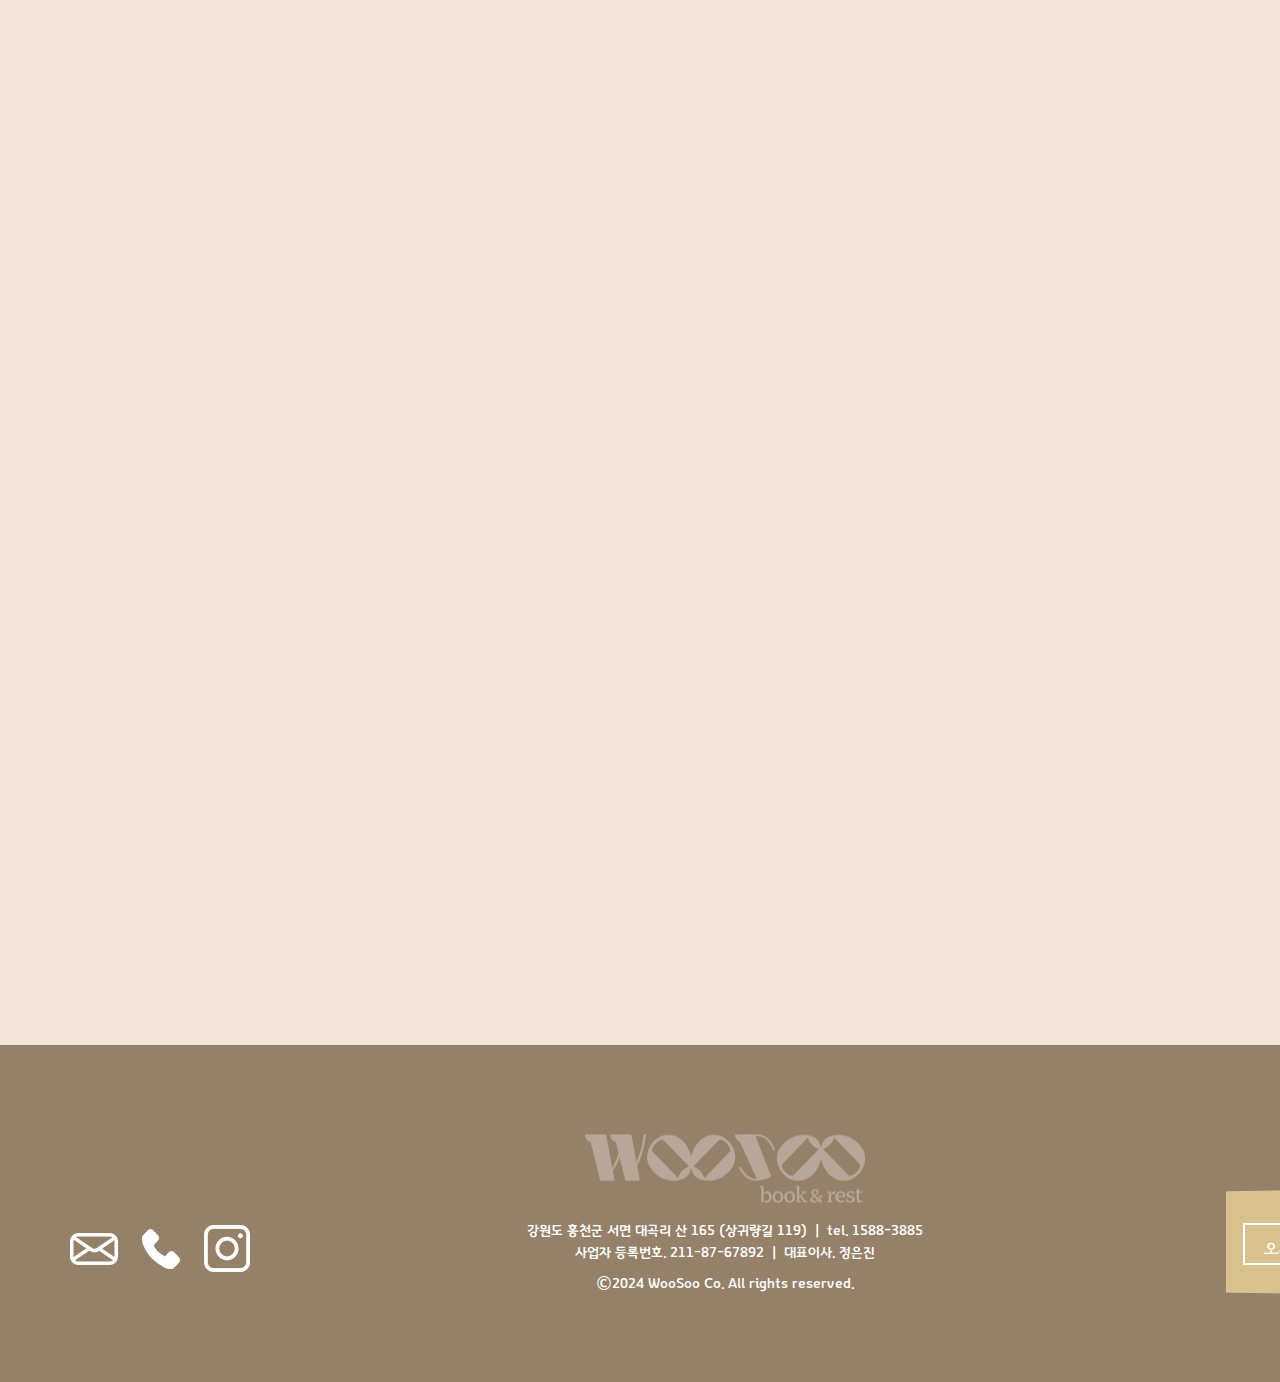
<file: 04_b_rest.html>
<!DOCTYPE html>
<html lang="ko">

<head>
    <meta charset="UTF-8">
    <meta name="viewport" content="width=1450" />
    <title>WOOSOO</title>
    <!--폰트연결-->
    <link rel="stylesheet" href="./font_2/stylesheet.css" />
    <link rel="stylesheet" href="./font/stylesheet.css">
    <!--파비콘연결-->
    <link rel="shortcut icon" href="./img/favicon.png" type="image/x-icon" />

    <!-- Link Swiper's CSS -->
    <link rel="stylesheet" href="https://cdn.jsdelivr.net/npm/swiper@11/swiper-bundle.min.css" />
    <!--aos 연결 : css보다 위에-->
    <link href="https://unpkg.com/aos@2.3.1/dist/aos.css" rel="stylesheet">
    <script src="https://unpkg.com/aos@2.3.1/dist/aos.js"></script>

    <!--css 연결-->
    <link rel="stylesheet" href="./css/b_rest.css">


</head>

<body>
    <div id="header_inner">
        <input type="checkbox" id="menu_icon" />
        <label for="menu_icon">
            <span></span>
            <span></span>
            <span></span>
        </label>
        <div class="sidebar">
            <ul>
                <li class="slidebar_title"><a href="./03_about us.html">About Us</a></li>
                <li><a href="./03_about us.html">Story</a></li>
                <li><a href="./03_about us.html#sub_banner">Book&Rest</a></li>
                <li><a href="./03_about us.html#value">Brand Value </a></li>
                <li><a href="./03_about us.html#logo_system">Logo System</a></li>
                <li><a href="./03_about us.html#color">Color System</a></li>
                <li><a href="./03_about us.html#location">Location</a></li>
            </ul>

            <ul>
                <li class="slidebar_title"><a href="./04_b_rest.html">B’Rest</a></li>
                <li><a href="#deluxe">Deluxe</a></li>
                <li><a href="#sweet">Sweet</a></li>
                <li><a href="#pakage">Room Package</a></li>
                <li><a href="#special">Promotion</a></li>
                <li><a href="#dinning">Dinning</a></li>
            </ul>
            <ul>
                <li class="slidebar_title"><a href="./01_b_space.html">B’Space</a></li>
                <li><a href="./01_b_space.html#library_tap">Library</a></li>
                <li><a href="./01_b_space.html#cafe_tap">Cafe SUSU</a></li>
                <li><a href="./01_b_space.html#garden">침묵의 정원</a></li>
                <li><a href="./01_b_space.html#shelf_box1">서가1</a></li>
                <li><a href="./01_b_space.html#shelf_box2">서가2</a></li>
                <li><a href="./01_b_space.html#shelf_box3">Meeting Room</a></li>
            </ul>
            <ul>
                <li class="slidebar_title"><a href="./02_b_programe.html">B'programe</a></li>
                <li><a href="./02_b_programe.html#calendar">Programe</a></li>
                <li><a href="./02_b_programe.html#programe_more">더 많은 행사</a></li>
                <li><a href="./02_b_programe.html#notice">공지사항</a></li>
                <li><a href="./02_b_programe.html#book_banner">이달의 도서</a></li>
            </ul>
            <ul>
                <li class="slidebar_title"><a href="./05_membership.html">Membership</a></li>
                <li><a href="./05_membership.html#intro">멤버십 소개</a></li>
                <li><a href="./05_membership.html#benefit">혜택 미리보기</a></li>
                <li><a href="./05_membership.html#card_tap">등급별 혜택</a></li>
                <li><a href="./05_membership.html#complete">발급/수령</a></li>
            </ul>
        </div> <!--sidebar-->
        <div class="my_page"><a href="#none">Reservation</a></div><!--my_page-->
        <div class="logo">
            <a href="./index.html"><img src="./img/header_logo.png" alt="로고 이미지" /></a>
        </div><!--logo-->
    </div><!--header_inner-->
    <div id="main_banner">
        <div class="main_banner_inner" data-aos="fade-up" data-aos-duration="1000">
            <img src="./img_rest/main_title.png" alt="space글자 이미지 ">
        </div><!--main_banner_inner-->
    </div><!--main_banner-->

    <div id="room">
        <div class="room_inner">
            <h2 class="title">B’Rest Room</h2>
            <div class="deluxe" id="deluxe">

                <!-- Swiper -->
                <div class="swiper room_swiper">
                    <div class="swiper-wrapper">
                        <div class="swiper-slide"><img src="./img_rest/room_img_deluxe01.jpg" alt="객실이미지1"></div>
                        <!--slide-->
                        <div class="swiper-slide"><img src="./img_rest/room_img_sweet02.jpg" alt="객실이미지2"></div>
                        <div class="swiper-slide"><img src="./img_rest/room_img_sweet03.jpg" alt="객실이미지3"></div>
                        <div class="swiper-slide"><img src="./img_rest/room_img_sweet04.jpg" alt="객실이미지4"></div>

                        <!--slide-->
                    </div>
                    <div class="swiper-button-next nb_next"></div>
                    <div class="swiper-button-prev nb_prev"></div>
                    <div class="swiper-pagination nb_page"></div>
                </div><!--room_swiper-->


                <div class="text_box">
                    <h1 data-aos="fade-left" data-aos-duration="1000"><img src="./img_rest/room_name_deluxe.png"
                            alt="deluxe글자이미지">
                    </h1>
                    <p data-aos="fade-left" data-aos-duration="1050" data-aos-delay="300">심플하고 서정적인 객실에서 <br>
                        종자산의 능선과 자연의 풍경을 감상하실 수 있습니다. <br>
                        아늑한 인테리어와 침실, 샤워부스를 갖춘 욕실로 구성된 객실입니다.</p>
                    <div class="info" data-aos="fade-left" data-aos-duration="1050" data-aos-delay="600">
                        <ol>
                            <li>룸사이즈 ｜ 29m²</li>
                            <li>수용인원 ｜ 최대3인</li>
                            <li>체크인<span>｜ 체크인</span></li>
                        </ol>
                        <ol>
                            <li>베드타입 ｜ Double / Twin</li>
                            <li>객실구조 ｜ 침실,화장실</li>
                            <li>체크아웃 ｜ 오전11시 </li>
                        </ol>

                        <p class="btn1"><a href="#none">예약</a></p>

                        </a><!--btn1-->
                    </div><!--info-->
                </div><!--deluxe_text-->
            </div><!--deluxe-->

            <div class="sweet" id="sweet">

                <div class="text_box">
                    <h1 data-aos="fade-right" data-aos-duration="1000"><img src="./img_rest/room_name_sweet.png"
                            alt="sweet글자이미지">
                    </h1>
                    <p data-aos="fade-right" data-aos-duration="1050" data-aos-delay="300">우아하고 편안한 느낌의 객실에서 <br>
                        종자산의 능선과 자연의 풍경을 감상하실 수 있습니다. <br>
                        테라스와 침실, 욕조와 샤워부스를 갖춘 욕실로 구성된 객실입니다.</p>
                    <div class="info" data-aos="fade-right" data-aos-duration="1050" data-aos-delay="600">
                        <ol>
                            <li>룸사이즈 ｜ 41m²</li>
                            <li>수용인원 ｜ 최대5인</li>
                            <li>체크인<span>｜ 오후 3시</span></li>
                        </ol>
                        <ol>
                            <li>베드타입 ｜ King</li>
                            <li>객실구조 ｜ 침실,화장실,테라스</li>
                            <li>체크아웃 ｜ 오전11시</li>
                        </ol>
                        <p class="btn1"><a href="#none">예약</a></p>
                    </div><!--info-->
                </div><!--sweet_text-->
                <!-- Swiper -->
                <div class="swiper room_swiper">
                    <div class="swiper-wrapper">
                        <div class="swiper-slide"><img src="./img_rest/room_img_sweet01.jpg" alt="객실이미지1"></div>
                        <!--slide-->
                        <div class="swiper-slide"><img src="./img_rest/room_img_sweet02.jpg" alt="객실이미지2"></div>
                        <!--slide-->
                        <div class="swiper-slide"><img src="./img_rest/room_img_sweet03.jpg" alt="객실이미지3"></div>
                        <!--slide-->
                        <div class="swiper-slide"><img src="./img_rest/room_img_sweet04.jpg" alt="객실이미지4"></div>
                        <!--slide-->
                        <div class="swiper-slide"><img src="./img_rest/room_img_sweet05.jpg" alt="객실이미지5"></div>
                        <!--slide-->

                    </div>
                    <div class="swiper-button-next nb_next"></div>
                    <div class="swiper-button-prev nb_prev"></div>
                    <div class="swiper-pagination nb_page"></div>
                </div><!--room_swiper-->
            </div><!--sweet-->


        </div><!--room_inner-->
    </div>

    <div id="service">
        <div class="service_inner">
            <ul data-aos="zoom-in-up">
                <li><img src="./img_rest/service_img1.png" alt="서비스이미지1"></li>
                <li class="service_title">유기농 코튼 침구</li>
                <li class="service_text">피부에 자극이 없는 유기농 코튼 침구로<br>
                    쾌적하고 안락한 휴식을 제공합니다.</li>
            </ul>
            <ul data-aos="zoom-in-up" data-aos-delay="300">
                <li><img src="./img_rest/service_img2.png" alt="서비스이미지2"></li>
                <li class="service_title">아로마 테라피</li>
                <li class="service_text">아로마 테라피 브랜드 '리추얼'의 제품을 <br>
                    룸 어메니티로 제공합니다.</li>
            </ul>
            <ul data-aos="zoom-in-up" data-aos-delay="600">
                <li><img src="./img_rest/service_img3.png" alt="서비스이미지4"></li>
                <li class="service_title">특별한 향기</li>
                <li class="service_text">깊은 숲속의 향에 잉글리시 데이지 향을 더한 <br>
                    WOOSOO만의 시그니처 향</li>
            </ul>
            <ul data-aos="zoom-in-up" data-aos-delay="900">
                <li><img src="./img_rest/service_img4.png" alt="서비스이미지5"></li>
                <li class="service_title">객실 라디오 서비스</li>
                <li class="service_text">전 객실 TV 대신 라디오를 제공합니다. <br>
                    듣는 행위, 한 가지에 집중하는 시간을 보내세요.</li>
            </ul>

        </div><!--service_inner-->
    </div><!--service-->
    <div id="book_banner">
        <div class="book_banner_inner" data-aos="fade-up" data-aos-easing="linear" data-aos-duration="700">
            <img src="./img_rest/book_banner.png" alt="배너이미지">
        </div><!--book_banner_inner-->
    </div><!--book_banner-->

    <div id="pakage">
        <h1 class="title">Room Package</h1>
        <div class="pakage_inner">
            <div class="pakage_box" data-aos="fade-up" data-aos-anchor-placement="top-bottom" data-aos-duration="700">
                <img src="./img_rest/room_package_img1.png" alt="룸패키지이미지1">
                <ul>
                    <li><a href="#none">#B’Rest</a></li>
                    <li><a href="#none">#Healing</a></li>
                    <li><a href="#none">#Therapy</a></li>
                </ul>
                <p class="pakage_title">리추얼 X WOOSOO</p>
                <p class="pakage_text">아로마 테라피 브랜드 '리추얼'과 함께하는 쿨 서머 패키지!
                    <br> 스파클링 와인과 함께 아로마 오일이 함유된
                    <br> 배스 밤&반신욕 패키지를 선보입니다.
                </p>
                <p class="pakage_date">예약 기간 2024.06.09 ~ 2024.06.16</p>
                <p class="pakage_date">숙박 기간 2024.06.17 ~ 2024.06.24</p>
                <p class="price">423,500 <span>KRW ~</span></p>
                <div class="btn2">
                    <a href="#none">예약</a>
                </div><!--btn2-->
            </div><!--pakage_box-->

            <div class="pakage_box" data-aos="fade-up" data-aos-anchor-placement="top-bottom" data-aos-duration="700"
                data-aos-delay="400">
                <img src="./img_rest/room_package_img2.png" alt="룸패키지이미지2">
                <ul>
                    <li><a href="#none">#B’Rest</a></li>
                    <li><a href="#none">#Party</a></li>
                    <li><a href="#none">#Special Offer</a></li>
                </ul>
                <p class="pakage_title">수고많은 당신께 특별한 하루를!</p>
                <p class="pakage_text">행복한 생일 또는 기념일을 추억할 수 있는 패키지입니다. <br>
                    디너코스2인분과 샴페인, 케이크가 포함되어 있습니다.
                </p>
                <p class="pakage_date">예약 기간 2024.06.16 ~ 2024.09.23</p>
                <p class="pakage_date">숙박 기간 2024.06.23 ~ 2024.09.30</p>
                <p class="price">550,500 <span>KRW ~</span></p>
                <div class="btn2">
                    <a href="#none">예약</a>
                </div><!--btn2-->
            </div><!--pakage_box-->

            <div class="pakage_box pakage2" data-aos="fade-up" data-aos-anchor-placement="top-bottom"
                data-aos-duration="700" data-aos-delay="800">
                <img src="./img_rest/room_package_img3.png" alt="룸패키지이미지3">
                <ul>
                    <li><a href="#none">#B’Rest</a></li>
                    <li><a href="#none">#Bakery</a></li>
                    <li><a href="#none">#Brunch</a></li>
                </ul>
                <p class="pakage_title">소서에는 과일 브런치와 함께!</p>
                <p class="pakage_text">여름이 본격적으로 시작되는 소서를 맞이하여 <br>
                    베이커리 ‘Epoch’에서 선보이는 과일 브런치 세트! <br>
                    유기농 밀과 신성한 과일로 만든 브런치를 객실에서 즐겨보세요!

                </p>
                <p class="pakage_date">예약 기간 2024.06.13 ~ 2024.06.30</p>
                <p class="pakage_date">숙박 기간 2024.07.06 ~ 2024.08.06</p>
                <p class="price">352,000 <span>KRW ~</span></p>
                <div class="btn2">
                    <a href="#none">예약</a>
                </div><!--btn2-->
            </div><!--pakage_box-->

            <div class="pakage_box" data-aos="fade-up" data-aos-anchor-placement="top-bottom" data-aos-duration="700">
                <img src="./img_rest/room_package_img4.png" alt="룸패키지이미지4">
                <ul>
                    <li><a href="#none">#B’Rest</a></li>
                    <li><a href="#none">##Outdoor movie</a></li>
                    <li><a href="#none">#Art</a></li>
                </ul>
                <p class="pakage_title">매주 토요일, 문화인의 밤!</p>
                <p class="pakage_text">야외에서 즐기는 문화인의 밤 <br>
                    인생작이 될 감성적인 영화를 정원에서 즐겨보세요 <br>
                    맥주 1잔과 팝콘, 예매권이 포함되어 있습니다.

                </p>
                <p class="pakage_date">예약 기간 2024.06.06 ~ 2024.12.21</p>
                <p class="pakage_date">숙박 기간 2024.07.06 ~ 2024.12.21</p>
                <p class="price">290,000 <span>KRW ~</span></p>
                <div class="btn2">
                    <a href="#none">예약</a>
                </div><!--btn2-->
            </div><!--pakage_box-->

            <div class="pakage_box" data-aos="fade-up" data-aos-anchor-placement="top-bottom" data-aos-duration="700"
                data-aos-delay="400">
                <img src="./img_rest/room_package_img5.png" alt="룸패키지이미지5">
                <ul>
                    <li><a href="#none">#B’Rest</a></li>
                    <li><a href="#none">#Healing</a></li>
                    <li><a href="#none">#Diary</a></li>
                </ul>
                <p class="pakage_title">WOOSOO X Dear MOMO</p>
                <p class="pakage_text">사랑스러운 모모가 전하는 삶에 대한 메시지. <br>
                    모모의 명장면과 따스한 메시지를 담아낸 다이어리와 <br>
                    엽서 캘린더 세트와 함께하세요!
                </p>
                <p class="pakage_date">예약 기간 2024.07.04 ~ 2024.08.31</p>
                <p class="pakage_date">숙박 기간 2024.07.11 ~ 2024.08.31</p>
                <p class="price">250,500 <span>KRW ~</span></p>
                <div class="btn2">
                    <a href="#none">예약</a>
                </div><!--btn2-->
            </div><!--pakage_box-->

            <div class="pakage_box" data-aos="fade-up" data-aos-anchor-placement="top-bottom" data-aos-duration="700"
                data-aos-delay="800">
                <img src="./img_rest/room_package_img6.png" alt="룸패키지이미지6">
                <ul>
                    <li><a href="#none">#B’Rest</a></li>
                    <li><a href="#none">#Healthy</a></li>
                    <li><a href="#none">#Dinner</a></li>
                </ul>
                <p class="pakage_title">복날 X WooChen</p>
                <p class="pakage_text">복날을 맞이하여 다이닝 ’WooChen’에서 선보이는 <br>
                    최고급 식재료와 유기농 닭으로 만든 프리미엄 보양식!
                </p>
                <p class="pakage_date">예약 기간 2024.06.03 ~ 2024.08.04</p>
                <p class="pakage_date">숙박 기간 2024.07.03 ~ 2024.08.11</p>
                <p class="price">300,500 <span>KRW ~</span></p>
                <div class="btn2">
                    <a href="#none">예약</a>
                </div><!--btn2-->
            </div><!--pakage_box-->

        </div><!--pakage_inner-->
        <ul class="btn3">
            <li><a href="#none">More</a></li>
            <li><img class="arrow01" src="./img_rest/room_package_arrow.png" alt="화살표이미지"></li>
        </ul>
    </div><!--pakage-->

    <div id="special">
        <div class="special_inner">
            <h1 class="title">Promotion</h1>
            <!-- Swiper -->
            <div class="swiper speacial_swiper">
                <div class="swiper-wrapper">
                    <div class="swiper-slide">
                        <img src="./img_rest/special_img1.png" alt="프로모션 이미지1">
                        <p class="btn_pakage"><a href="#none">객실+패키지<br>예약</a></p>
                    </div><!--slide-->
                    <div class="swiper-slide"><img src="./img_rest/special_img2.png" alt="프로모션 이미지2">
                        <p class="btn_pakage"><a href="#none">객실+패키지<br>예약</a></p>
                    </div><!--slide-->
                    <div class="swiper-slide"><img src="./img_rest/special_img3.png" alt="프로모션 이미지3">
                        <p class="btn_pakage"><a href="#none">객실+패키지<br>예약</a></p>
                    </div><!--slide-->
                    <div class="swiper-slide"><img src="./img_rest/special_img4.png" alt="프로모션 이미지4">
                        <p class="btn_pakage"><a href="#none">객실+패키지<br>예약</a></p>
                    </div><!--slide-->
                    <div class="swiper-slide"><img src="./img_rest/special_img5.png" alt="프로모션 이미지5">
                        <p class="btn_pakage"><a href="#none">객실+패키지<br>예약</a></p>
                    </div><!--slide-->

                </div><!--swiper-wrapper-->

            </div>

        </div><!---special_inner-->
    </div><!--special-->

    <div id="dinning">
        <div class="dinning_inner">
            <h1 class="title">Dinning</h1>
            <div class="dinning_box">
                <div class="d_text_box1" data-aos="fade-right" data-aos-duration="1050" data-aos-delay="300">
                    <p class="d_title">Dinnig ,WooChen</p><!--d_title-->
                    <p class="d_text">다이닝 '우천'에서는 매주 색다른 메뉴로 구성하여 <br>
                        홍천한우와 인삼이 포함된 인상적인 건강식 레시피를 제공합니다.</p><!--d_text-->
                    <div class="d_info">
                        <ul>
                            <li>점심 ｜ 12:00 ~ 15:00</li>
                            <li>저녁 ｜ 17:30 ~ 20:00</li>
                            <li>( Last Order 19:30 )</li>
                        </ul>
                        <ol>
                            <li>위치 ｜ B'Rest 3층</li>
                            <li>문의 ｜ 033-434-0025</li>
                        </ol>
                    </div><!--d_info-->

                </div><!--d_text_box-->
                <img src="./img_rest/dinning_img1.png" alt="다이닝 이미지1" data-aos="fade-up" data-aos-duration="1050">
            </div><!--dinning_box-->

            <div class="dinning_box">
                <img src="./img_rest/dinning_img2.png" alt="다이닝 이미지2" data-aos="fade-up" data-aos-duration="1050">
                <div class="d_text_box2" data-aos="fade-left" data-aos-duration="1050" data-aos-delay="300">
                    <p class="d_title">Kitchen, 오롯이</p><!--d_title-->
                    <p class="d_text">간단한 샐러드와 요거트를 비롯하여 <br>
                        다양한 요리를 즐길 수있는 뷔페식 레스트랑 입니다. </p><!--d_text-->
                    <div class="d_info">
                        <ul>
                            <li>조식 ｜ 07:00 ~ 10:00</li>
                            <li>점심 ｜ 11:30 ~ 15:00</li>
                            <li>저녁 ｜ 17:30 ~ 20:00</li>
                            <li>( Last Order 19:30 )</li>
                        </ul>
                        <ol>
                            <li>위치 ｜ B'Rest 3층</li>
                            <li>문의 ｜ 033-434-0025</li>
                        </ol>
                    </div><!--d_info-->

                </div><!--d_text_box-->

            </div><!--dinning_box-->

            <div class="dinning_box">

                <div class="d_text_box3" data-aos="fade-right" data-aos-duration="1050" data-aos-delay="300">
                    <p class="d_title">Lounge, Nodan</p><!--d_title-->
                    <p class="d_text">라운지 ’노단’에서는 시그니처 칵테일과 <br>
                        시즌 한정 와인을 즐기실 수 있습니다.</p><!--d_text-->
                    <div class="d_info">
                        <ul>
                            <li>매일 ｜ 18:00 ~ 01:00</li>
                        </ul>
                        <ol>
                            <li>위치 ｜ B'Rest 3층</li>
                            <li>문의 ｜ 033-434-0027</li>
                        </ol>
                    </div><!--d_info-->

                </div><!--d_text_box-->
                <img src="./img_rest/dinning_img3.png" alt="다이닝 이미지3" data-aos="fade-up" data-aos-duration="1050">

            </div><!--dinning_box-->

            <div class="dinning_box">
                <img src="./img_rest/dinning_img4.png" alt="다이닝 이미지4" data-aos="fade-up" data-aos-duration="1050">

                <div class="d_text_box4" data-aos="fade-left" data-aos-duration="1050" data-aos-delay="300">
                    <p class="d_title">
                    <p class="d_title">Bakery, Epoch</p><!--d_title-->
                    <p class="d_text">전문 파티시에가 엄선한 신선한 식재료로 <br>
                        다양한 페이스트리와 케이크를 제공하는
                        유기농 베이커리입니다.</p><!--d_text-->
                    <div class="d_info">
                        <ul>
                            <li>매일 ｜ 08:00 ~ 20:00</li>
                        </ul>
                        <ol>
                            <li>위치 ｜ B'Rest 3층</li>
                            <li>문의 ｜ 033-434-0030</li>
                        </ol>
                    </div><!--d_info-->

                </div><!--d_text_box-->


            </div><!--dinning_box-->
        </div><!--dinning_inner-->
    </div><!--dinning-->

    <div id="fixed_button">
        <div class="fixed_inner">

            <a href="#main_banner" class="top_btn">
                <img src="./img/top_arrow_button.png" alt="top버튼 이미지">
            </a>
            <!--a에 id는 한개여야 함-->
            <a href="#none" class="top_btn2">
                <ul>
                    <li>
                        <img src="./img/top_mypage_button.png" alt="마이페이지버튼 이미지">
                        <p>my page</p>
                    </li>

                </ul>

            </a>

        </div>
    </div><!--fixed_button-->
    <footer>
        <div class="footer_inner">
            <ul class="footer_icon">
                <li><a href="#"><img src="./img/footer_icon_mail.png" alt=" 메일 아이콘 이미지"></a></li>
                <li><a href="#"><img src="./img/footer_icon_call.png" alt="전화 아이콘 이미지"></a></li>
                <li><a href="#"><img src="./img/footer_icon_insta.png" alt="인스타크램 아이콘 이미지"></a></li>
            </ul><!--footer_icon-->
            <ul class="adress">
                <li><a href="./index.html"><img src="./img/footer_logo.jpg" alt="서브로고 이미지"></a></li>
                <li>강원도 홍천군 서면 대곡리 산 165 (상귀량길 119) ｜ tel. 1588-3885</li>
                <li>사업자 등록번호. 211-87-67892 ｜ 대표이사. 정은진 </li>
                <li>©2024 WooSoo Co. All rights reserved.</li>
            </ul>
            <div class="footer_quick">
                <a href="./03_about us.html#location">오시는 길</a>
            </div><!--footer_quick-->

        </div><!--footer_inner-->

    </footer>

    <!--제이쿼리연결-->
    <script src="./js/jquery-3.7.1.min.js"></script>
    <!-- Swiper JS -->
    <script src="https://cdn.jsdelivr.net/npm/swiper@11/swiper-bundle.min.js"></script>
    <script src="./js/rest_pakage.js"></script>


    <!--스크롤 시, 원하는 높이가 됐을 때 작아지는 상단바 -->
    <script src="./js/header_scroll.js"></script>

    <!--top으로 스르륵 이동하기 -->
    <script src="./js/top_move.js"></script>

    <!--map 마우스오버js-->
    <script src="./js/map_hover.js"></script>
    <!--aos 연결-->
    <script>
        AOS.init();
    </script>



</body>

</html>
</file>
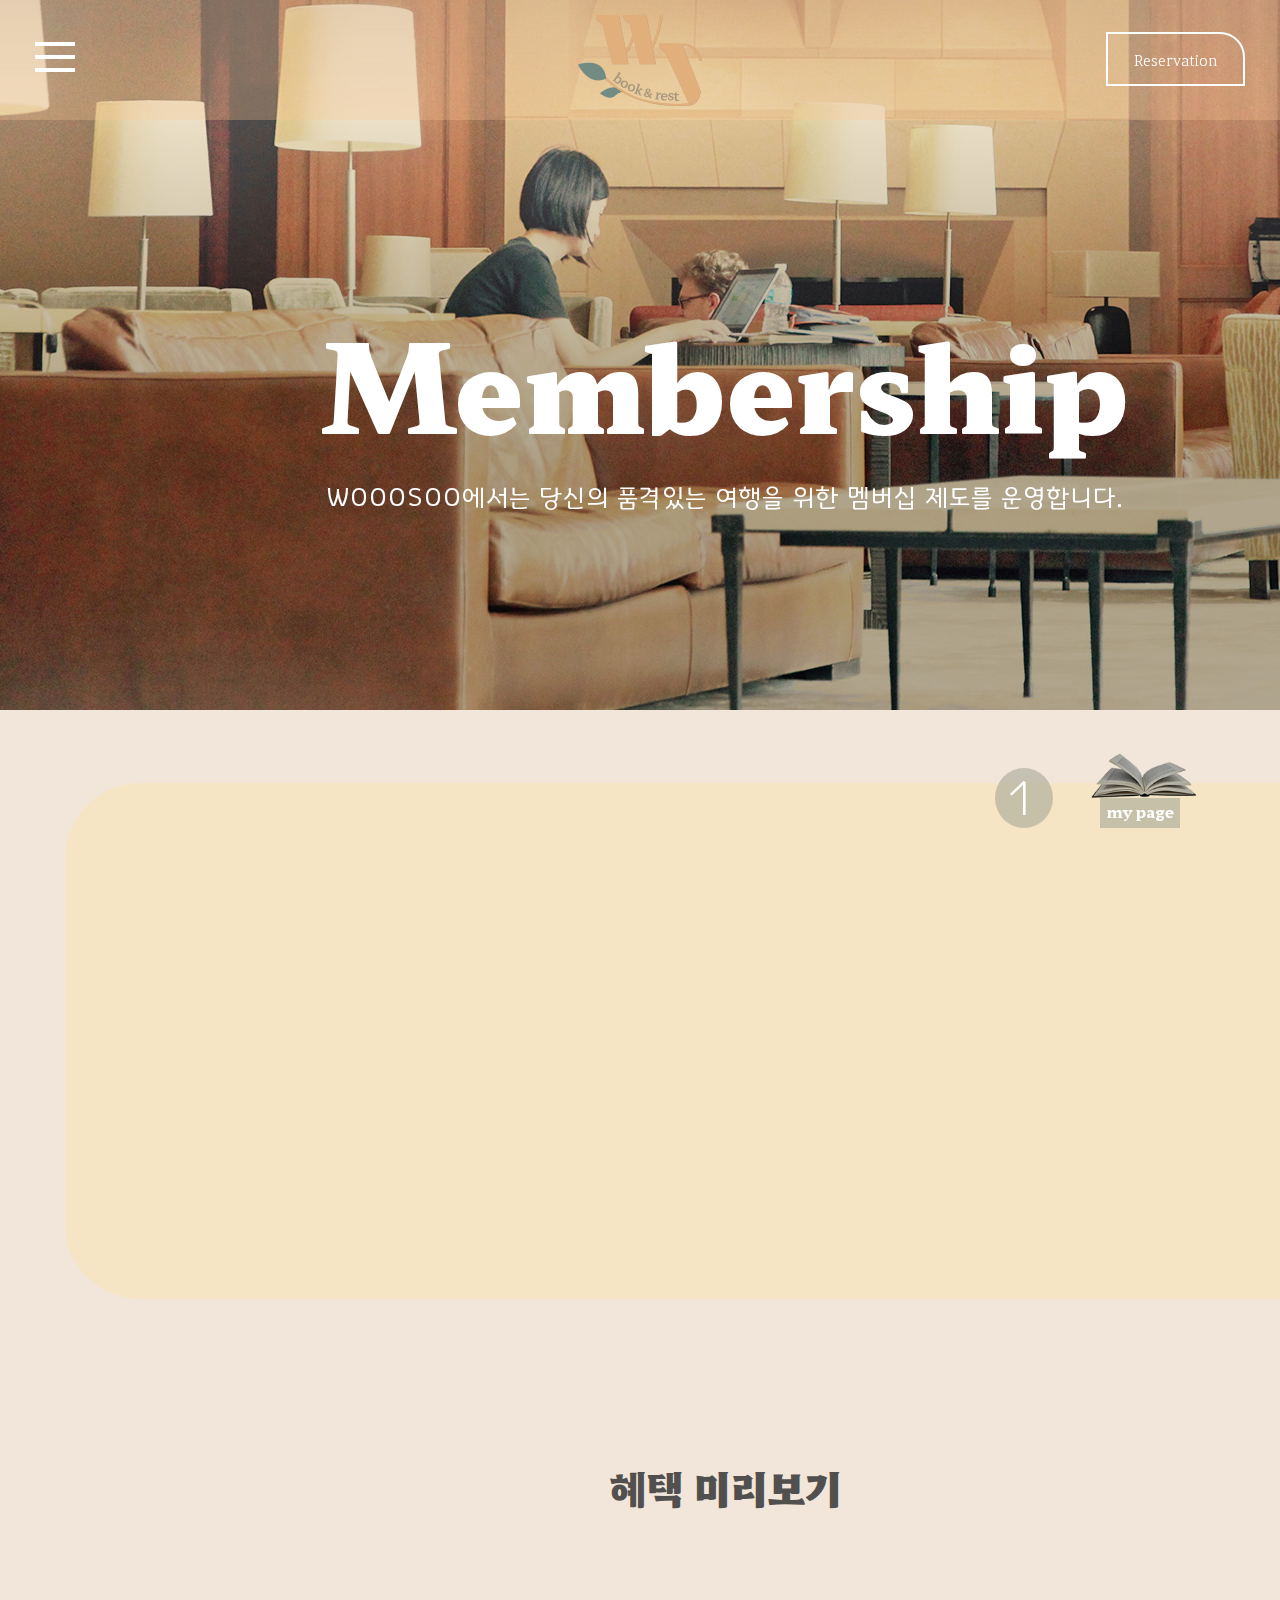
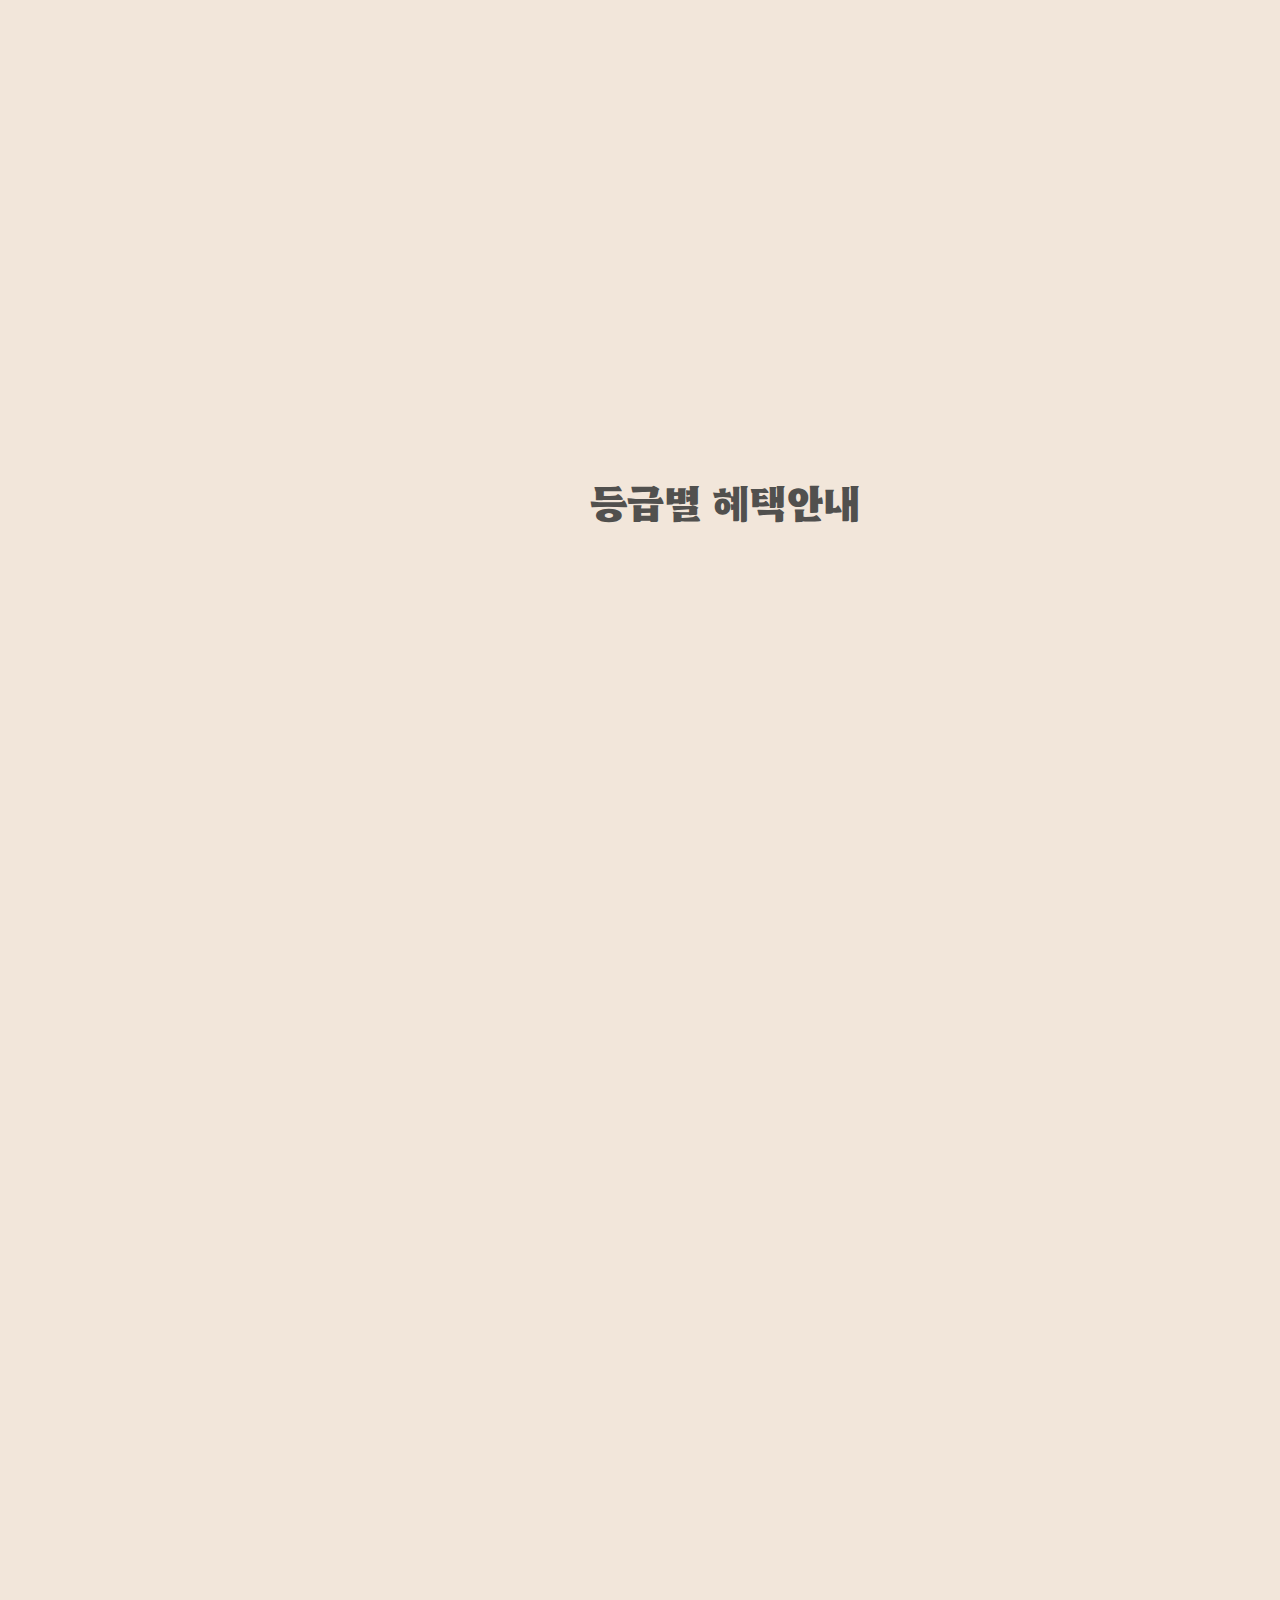
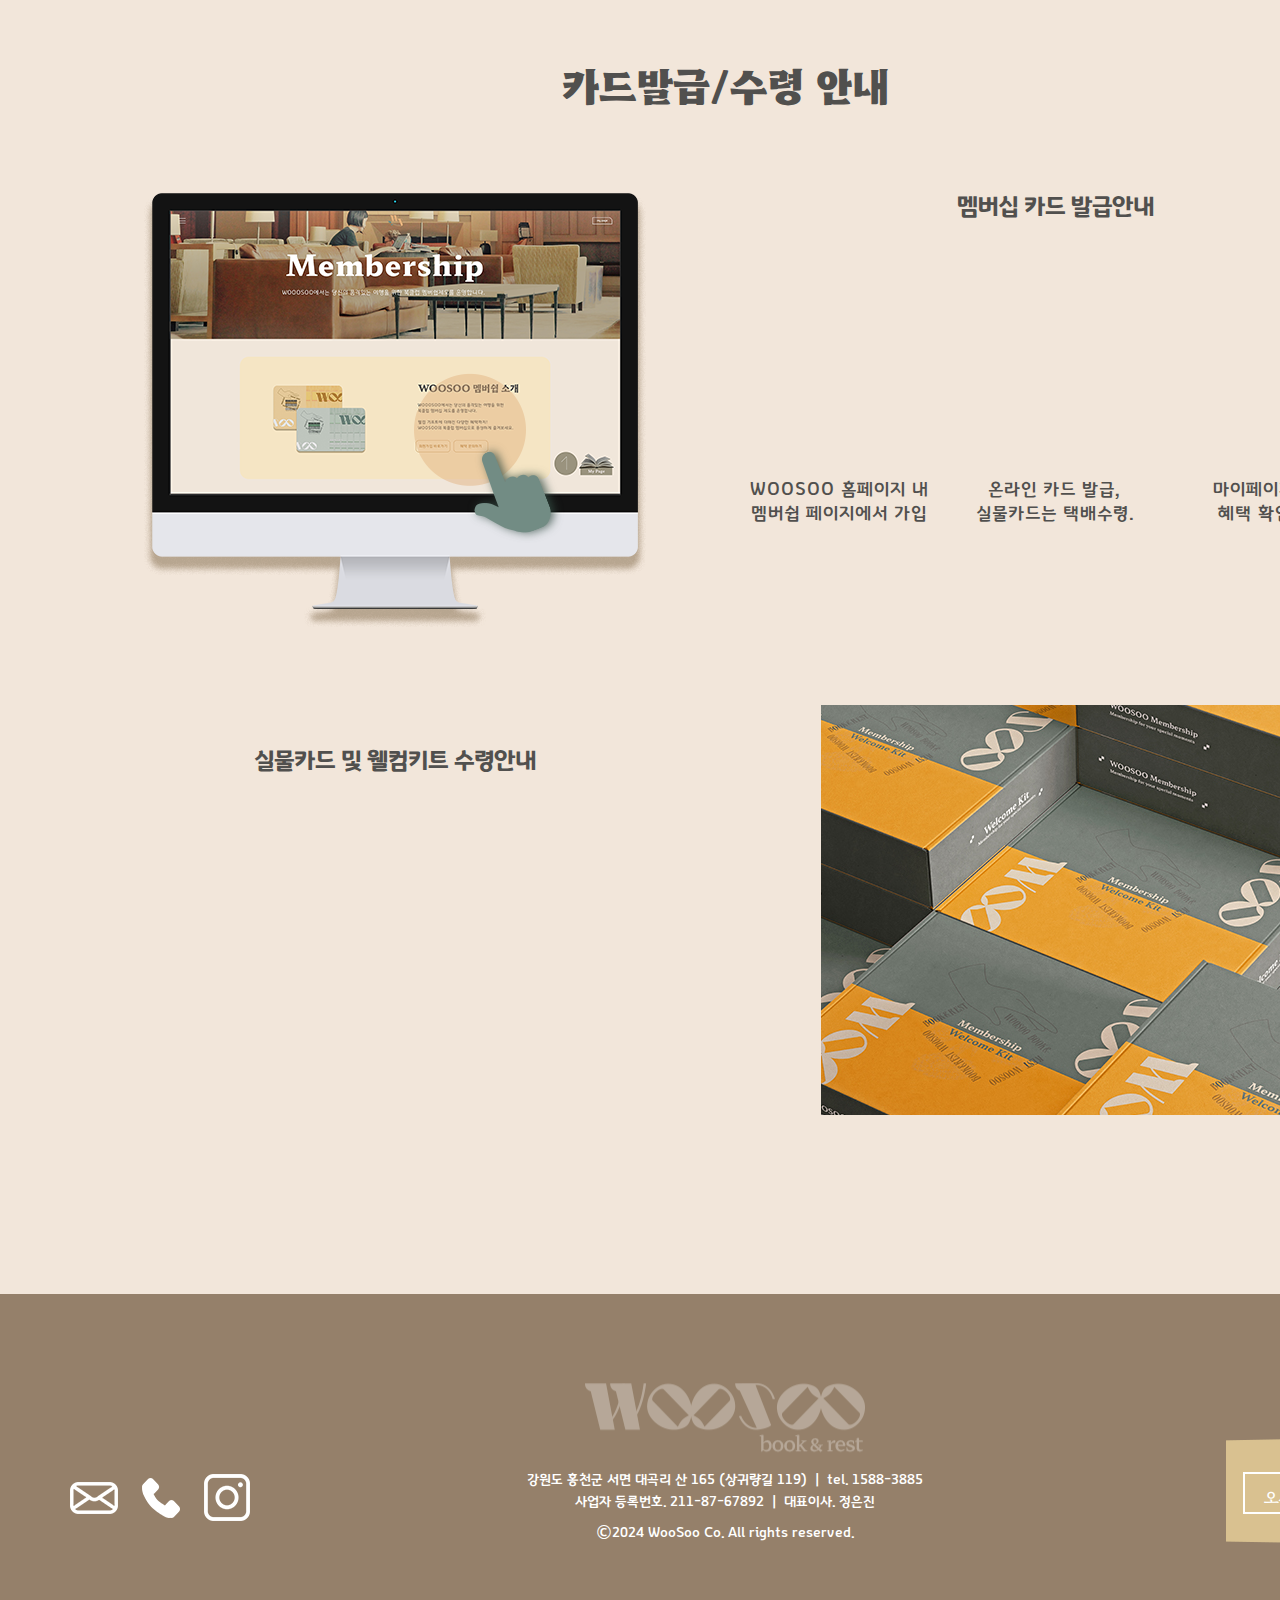
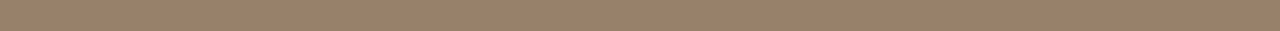
<file: 05_membership.html>
<!DOCTYPE html>
<html lang="ko">

<head>
    <meta charset="UTF-8">
    <meta name="viewport" content="width=1450">
    <title>WOOSOO</title>
    <!--파비콘연결-->
    <link rel="shortcut icon" href="./img/favicon.png" type="image/x-icon" />

    <!--aos 연결 : css보다 위에-->
    <link href="https://unpkg.com/aos@2.3.1/dist/aos.css" rel="stylesheet">
    <script src="https://unpkg.com/aos@2.3.1/dist/aos.js"></script>

    <!--폰트연결-->
    <link rel="stylesheet" href="./font_2/stylesheet.css" />

    <link rel="stylesheet" href="./font/stylesheet.css">
    <link rel="stylesheet" href="./css/membership.css">
</head>

<body>
    <header>
        <div id="header_inner">

            <input type="checkbox" id="menu_icon">
            <label for="menu_icon">
                <span></span>
                <span></span>
                <span></span>
            </label>
            <div class="sidebar">
                <ul>
                    <li class="slidebar_title"><a href="./03_about us.html">About Us</a></li>
                    <li><a href="./03_about us.html">Story</a></li>
                    <li><a href="./03_about us.html#sub_banner">Book&Rest</a></li>
                    <li><a href="./03_about us.html#value">Brand Value </a></li>
                    <li><a href="./03_about us.html#logo_system">Logo System</a></li>
                    <li><a href="./03_about us.html#color">Color System</a></li>
                    <li><a href="./03_about us.html#location">Location</a></li>
                </ul>

                <ul>
                    <li class="slidebar_title"><a href="./04_b_rest.html">B’Rest</a></li>
                    <li><a href="./04_b_rest.html#deluxe">Deluxe</a></li>
                    <li><a href="./04_b_rest.html#sweet">Sweet</a></li>
                    <li><a href="./04_b_rest.html#pakage">Room Package</a></li>
                    <li><a href="./04_b_rest.html#special">Promotion</a></li>
                    <li><a href="./04_b_rest.html#dinning">Dinning</a></li>
                </ul>
                <ul>
                    <li class="slidebar_title"><a href="./01_b_space.html">B’Space</a></li>
                    <li><a href="./01_b_space.html#library_tap">Library</a></li>
                    <li><a href="./01_b_space.html#cafe_tap">Cafe SUSU</a></li>
                    <li><a href="./01_b_space.html#garden">침묵의 정원</a></li>
                    <li><a href="./01_b_space.html#shelf_box1">서가1</a></li>
                    <li><a href="./01_b_space.html#shelf_box2">서가2</a></li>
                    <li><a href="./01_b_space.html#shelf_box3">Meeting Room</a></li>
                </ul>
                <ul>
                    <li class="slidebar_title"><a href="./02_b_programe.html">B'programe</a></li>
                    <li><a href="./02_b_programe.html#calendar">Programe</a></li>
                    <li><a href="./02_b_programe.html#programe_more">더 많은 행사</a></li>
                    <li><a href="./02_b_programe.html#notice">공지사항</a></li>
                    <li><a href="./02_b_programe.html#book_banner">이달의 도서</a></li>
                </ul>
                <ul>
                    <li class="slidebar_title"><a href="./05_membership.html">Membership</a></li>
                    <li><a href="#intro">멤버십 소개</a></li>
                    <li><a href="#benefit">혜택 미리보기</a></li>
                    <li><a href="#card_tap">등급별 혜택</a></li>
                    <li><a href="#complete">발급/수령</a></li>
                </ul>
            </div> <!--sidebar-->
            <div class="my_page"><a href="#none">Reservation</a></div><!--my_page-->
            <div class="logo"><a href="./index.html"><img src="./img/header_logo.png" alt="로고 이미지"></a></div>
            <!--logo-->
        </div><!--header_inner-->

    </header>

    <div id="main_banner">
        <ul class="main_banner_inner">
            <li data-aos="fade-up" data-aos-duration="1000">Membership</li>
            <li data-aos="fade-up" data-aos-duration="1000" data-aos-delay="300">WOOOSOO에서는 당신의 품격있는 여행을 위한 멤버십 제도를
                운영합니다.
            </li>
        </ul><!--main_banner_inner-->
    </div><!--main_banner-->
    <div id="intro">
        <div class="intro_inner">
            <div class="intro_img" data-aos="fade-right" data-aos-duration="1050"><img class="intro_card1"
                    src="./img_membership/intro_card1.png" alt="카드이미지1">
                <img class="intro_card2" src="./img_membership/intro_card2.png" alt="카드이미지2">
                <ul>
                    <li></li>
                </ul>
            </div><!--intro_img-->

            <div class="intro_text">
                <h1 class="title" data-aos="fade-up" data-aos-duration="1000" data-aos-delay="300">WOOSOO 멤버십 소개</h1>
                <p data-aos="fade-up" data-aos-duration="1000" data-aos-delay="600">WOOOSOO에서는 당신의 품격 있는 여행을 위한 <br>
                    멤버십 제도를 운영하고 있습니다.</p>
                <p data-aos="fade-up" data-aos-duration="1000" data-aos-delay="600">웰컴 기프트에 더해진 다양한 혜택까지! <br>
                    WOOSOO의 북클럽 멤버십으로 풍성하게 즐겨보세요.</p>
                <ul data-aos="fade-up" data-aos-duration="1000" data-aos-delay="900">
                    <li class="btn1"><a href="#none">회원가입 바로가기</a></li>
                    <li class="btn1_2"><a href="#none">혜택 문의하기</a></li>
                </ul>
            </div><!--intro_text-->
        </div><!--intro_inner-->
    </div><!--intro-->
    <div id="benefit">
        <div class="benefit_inner">
            <h1 class="title">혜택 미리보기</h1><!--title-->
            <ul>
                <li data-aos="fade-up" data-aos-duration="800"><img src="./img_membership/benefit_img1.png"
                        alt="혜택이미지1"></li>
                <li data-aos="fade-up" data-aos-duration="800" data-aos-delay="300"><img
                        src="./img_membership/benefit_img2.png" alt="혜택이미지2"></li>
                <li data-aos="fade-up" data-aos-duration="800" data-aos-delay="600"><img
                        src="./img_membership/benefit_img3.png" alt="혜택이미지3"></li>
                <li data-aos="fade-up" data-aos-duration="800" data-aos-delay="900"><img
                        src="./img_membership/benefit_img4.png" alt="혜택이미지4"></li>

            </ul>

        </div><!--benefit_inner-->
    </div><!--benefit-->

    <div id="card_tap">
        <h2 class="title">등급별 혜택안내</h2>
        <div id="container">

            <ul class="tabs" data-aos="fade-up" data-aos-duration="800">
                <li><span data="#tab1"><img src="./img_membership/card_tap_orange.png" alt="멤버십카드 이미지1"></span></li>
                <li><span data="#tab2"><img src="./img_membership/card_tap_green.png" alt="멤버십카드 이미지2"></span></li>
            </ul><!--tabs-->

            <div class="tab_container" data-aos="fade-up" data-aos-duration="800" data-aos-delay="300">

                <div id="tab1" class="tab_content">
                    <!--Content-->
                    <div class="box1">
                        <img src="./img_membership/card_tap_orange_title.png" alt="오렌지등급이미지">
                        <ol>
                            <li class="tab_title"><span>등급별 혜택</span></li>
                            <li>B’Space 프로그램 <span class="point_text">2회</span> 무료 &nbsp<span class="small_text">1일 1회,
                                    본인한정 적용</span></li>
                            <li>Cafe ‘SUSU’ <span class="point_text">30%</span> 음료 할인 &nbsp<span class="small_text">1일
                                    1회, 본인한정 적용</span></li>
                            <li>라운지&다이닝 <span class="point_text">10%</span> 할인 &nbsp<span class="small_text">1일 1회, 본인한정
                                    적용</span></li>
                        </ol>
                    </div><!--box1-->
                    <div class="box2">
                        <h4 class="tab_title">공동 혜택</h4><!--tab_title-->
                        <div class="box2_contents">
                            <ul><br>
                                <li>생일인 당신!<br>객실 <span class="point_text">20%</span>할인</li>
                                <li class="icon"><img src="./img_membership/icon_orange_gift.png" alt="선물아이콘 이미지"></li>
                                <li class="small_text">생일 2달전 쿠폰 발행.<br>전객실 모두 해당됩니다.</li>
                            </ul>
                            <ul>
                                <li>
                                    주중<br>
                                    <span class="point_text">얼리 체크인/<br>레이트 체크아웃</span>
                                </li>
                                <li class="icon"><img src="./img_membership/icon_orange_cup.png" alt="선물아이콘 이미지"></li>
                                <li class="small_text">주중 언제든 내가 원하는<br>날짜에 적용가능합니다. </li>
                            </ul>
                            <ul><br>
                                <li class="point_text">멤버십 웰컴<br>기프트 증정</li>
                                <li class="icon"><img src="./img_membership/icon_orange_gift.png" alt="선물아이콘 이미지"></li>
                                <li class="small_text">이달의 서적 2권과<br>다이어리가 증정됩니다.</li>
                            </ul>
                        </div><!--box2_contents-->

                    </div><!--box2-->
                    <div class="box3">
                        <p class="tab_title">적립혜택</p>
                        <ol>
                            <li><img src="./img_membership/coupon_orange1.png" alt="쿠폰이미지1"></li>
                            <li><img src="./img_membership/coupon_orange2.png" alt="쿠폰이미지2"></li>
                            <li><img src="./img_membership/coupon_orange3.png" alt="쿠폰이미지3"></li>

                        </ol>
                        <ul>
                            <li class="small_text">※모든 쿠폰은 카드에 내장되어 있으며, 쿠폰 목록은 마이 페이지에서 확인 가능합니다.</li>
                            <li class="small_text">※생일 할인 쿠폰으로 객실 예약 시, 객실 이용요금 포인트 적립은 적용되지 않습니다.</li>
                        </ul>
                    </div><!--box3-->
                </div><!--tab_content-->

                <div id="tab2" class="tab_content">
                    <div class="box1">
                        <img src="./img_membership/card_tap_green_title.png" alt="그린등급이미지">
                        <ol>
                            <li class="tab_title2"><span>등급별 혜택</span></li>
                            <li>B’Space 프로그램 <span class="point_text">4회</span> 무료 &nbsp<span class="small_text">1일 1회,
                                    본인한정 적용</span></li>
                            <li>Cafe ‘SUSU’ <span class="point_text">50%</span> 음료 할인 &nbsp<span class="small_text">1일
                                    1회, 본인한정 적용</span></li>
                            <li>라운지&다이닝 <span class="point_text">20%</span> 할인 &nbsp<span class="small_text">1일 1회, 본인한정
                                    적용</span></li>
                        </ol>
                    </div><!--box1-->
                    <div class="box2">
                        <h4 class="tab_title">공동 혜택</h4><!--tab_title-->
                        <div class="box2_contents">
                            <ul><br>
                                <li>생일인 당신!<br>객실 <span class="point_text">20%</span>할인</li>
                                <li class="icon"><img src="./img_membership/icon_green_cake.png" alt="선물아이콘 이미지"></li>
                                <li class="small_text">생일 2달전 쿠폰 발행.<br>전객실 모두 해당됩니다.</li>
                            </ul>
                            <ul>
                                <li>
                                    주중<br>
                                    <span class="point_text">얼리 체크인/<br>레이트 체크아웃</span>
                                </li>
                                <li class="icon"><img src="./img_membership/icon_green_cup.png" alt="선물아이콘 이미지"></li>
                                <li class="small_text">주중 언제든 내가 원하는<br>날짜에 적용가능합니다. </li>
                            </ul>
                            <ul><br>
                                <li class="point_text">멤버십 웰컴<br>기프트 증정</li>
                                <li class="icon"><img src="./img_membership/icon_green_gift.png" alt="선물아이콘 이미지"></li>
                                <li class="small_text">이달의 서적 2권과<br>다이어리가 증정됩니다.</li>
                            </ul>
                        </div><!--box2_contents-->

                    </div><!--box2-->
                    <div class="box3">
                        <p class="tab_title">적립혜택</p>
                        <ol>
                            <li><img src="./img_membership/coupon_green1.png" alt="쿠폰이미지1"></li>
                            <li><img src="./img_membership/coupon_green2.png" alt="쿠폰이미지2"></li>
                            <li><img src="./img_membership/coupon_green3.png" alt="쿠폰이미지3"></li>

                        </ol>
                        <ul>
                            <li class="small_text">※모든 쿠폰은 카드에 내장되어 있으며, 쿠폰 목록은 마이 페이지에서 확인 가능합니다.</li>
                            <li class="small_text">※생일 할인 쿠폰으로 객실 예약 시, 객실 이용요금 포인트 적립은 적용되지 않습니다.</li>
                        </ul>
                    </div><!--box3-->
                </div><!--tab_content-->

            </div><!--tab_container-->

        </div><!--container-->

    </div><!--card_tap-->
    <div id="complete">
        <div class="complete_inner">
            <h1 class="title">카드발급/수령 안내 </h1>
            <div class="screen">
                <div class="complete1_box1">
                    <img src="./img_membership/complete_screen_Img.png" alt="pc이미지">
                    <img class="finger" src="./img_membership/complete_screen_finger_img.png" alt="손가락이미지">
                </div><!--complete1_box1-->
                <div class="complete1_box2">
                    <p class="complete_title">멤버십 카드 발급안내</p>
                    <div class="step_box1">
                        <ol>
                            <li data-aos="zoom-in-up" data-aos-duration="800"><img
                                    src="./img_membership/complete1_step_img1.png" alt="카드발급안내 이미지1"></li>
                            <li>WOOSOO 홈페이지 내<br>멤버쉽
                                페이지에서 가입 </li>
                        </ol>
                        <ol>
                            <li data-aos="zoom-in-up" data-aos-delay="300" data-aos-duration="800"><img
                                    src="./img_membership/complete1_step_img2.png" alt="카드발급안내 이미지2"></li>
                            <li>온라인 카드 발급,<br>실물카드는 택배수령.</li>
                        </ol>
                        <ol>
                            <li data-aos="zoom-in-up" data-aos-delay="600" data-aos-duration="800"><img
                                    src="./img_membership/complete1_step_img3.png" alt="카드발급안내 이미지3"></li>
                            <li>마이페이지에서<br>혜택 확인하기 </li>
                        </ol>
                        <h5 data-aos="fade-left" data-aos-duration="1050" data-aos-delay="900"><span>※온라인 카드는 즉시 발급되므로
                                홈페이지 내 프로그램/객실 예약은 회원가입 후 바로 가능합니다.</span></h5>

                    </div><!--step_box1-->
                </div><!--complete1_box2-->
            </div><!--screen-->

            <div class="welcome">
                <div class="welcome_box1">
                    <p class="complete_title">실물카드 및 웰컴키트 수령안내</p><!--welcome_box1-->
                    <ul>
                        <li data-aos="zoom-in-up" data-aos-duration="800"><img src="./img_membership/welcome_step1.png"
                                alt="실물카드,웰컴키드 수령 안내이미지1"></li>
                        <li data-aos="zoom-in-up" data-aos-delay="300" data-aos-duration="800"><img
                                src="./img_membership/welcome_step2.png" alt="실물카드,웰컴키드 수령 안내이미지2"></li>
                        <li data-aos="zoom-in-up" data-aos-delay="600" data-aos-duration="800"><img
                                src="./img_membership/welcome_step3.png" alt="실물카드,웰컴키드 수령 안내이미지3"></li>
                    </ul>
                    <h5 data-aos="fade-right" data-aos-duration="1050" data-aos-delay="900"><span>※배송기간은 최대 10일이 소요되며,
                            개별로 발송 안내 문자를 보내드립니다.</span></h5>
                </div><!--welcome_box1-->
                <div class="welcome_box2">
                    <img src="./img_membership/welcome_kitbox.jpg" alt="웰컴키트 이미지">
                </div><!--welcome_box2-->

            </div><!--welcome-->


        </div><!--complete_inner-->
    </div><!--complete-->


    <div id="fixed_button">
        <div class="fixed_inner">

            <a href="#main_banner" class="top_btn">
                <img src="./img/top_arrow_button.png" alt="top버튼 이미지">
            </a>
            <!--a에 id는 한개여야 함-->
            <a href="#none" class="top_btn2">
                <ul>
                    <li>
                        <img src="./img/top_mypage_button.png" alt="마이페이지버튼 이미지">
                        <p>my page</p>
                    </li>

                </ul>

            </a>

        </div>
    </div><!--fixed_button-->
    <footer>
        <div class="footer_inner">
            <ul class="footer_icon">
                <li><a href="#"><img src="./img/footer_icon_mail.png" alt=" 메일 아이콘 이미지"></a></li>
                <li><a href="#"><img src="./img/footer_icon_call.png" alt="전화 아이콘 이미지"></a></li>
                <li><a href="#"><img src="./img/footer_icon_insta.png" alt="인스타크램 아이콘 이미지"></a></li>
            </ul><!--footer_icon-->
            <ul class="adress">
                <li><a href="./index.html"><img src="./img/footer_logo.jpg" alt="서브로고 이미지"></a></li>
                <li>강원도 홍천군 서면 대곡리 산 165 (상귀량길 119) ｜ tel. 1588-3885</li>
                <li>사업자 등록번호. 211-87-67892 ｜ 대표이사. 정은진 </li>
                <li>©2024 WooSoo Co. All rights reserved.</li>
            </ul>
            <div class="footer_quick">
                <a href="./03_about us.html#location">오시는 길</a>
            </div><!--footer_quick-->

        </div><!--footer_inner-->

    </footer>


    <!--모든 내용이 있는 박스는 같은 클래스(tab_content)를 가지고 있고 모두 다른 아이디를 가지고 있어야 한다.-->


    <!--라이브러리파일-->
    <script src="https://code.jquery.com/jquery-1.12.4.min.js"
        integrity="sha256-ZosEbRLbNQzLpnKIkEdrPv7lOy9C27hHQ+Xp8a4MxAQ=" crossorigin="anonymous"></script>
    <script src="./js/tab.js"></script>

    <!--제이쿼리연결-->
    <script src="./js/jquery-3.7.1.min.js"></script>
    <!-- Swiper JS -->

    <!--스크롤 시, 원하는 높이가 됐을 때 작아지는 상단바 -->
    <script src="./js/header_scroll.js"></script>

    <!--top으로 스르륵 이동하기 -->
    <script src="./js/top_move.js"></script>

    <!--map 마우스오버js-->
    <script src="./js/map_hover.js"></script>
    <!--aos 연결-->
    <script>
        AOS.init();
    </script>


</body>

</html>
</file>
<file: font/stylesheet.css>
@font-face {
    font-family: 'GyeonggiTitle';
    src: url('GyeonggiTitleBOTFA.eot');
    src: url('GyeonggiTitleBOTFA.eot?#iefix') format('embedded-opentype'),
        url('GyeonggiTitleBOTFA.woff') format('woff');
    font-weight: 700;
    font-style: normal;
    font-display: swap;
}

@font-face {
    font-family: 'GyeonggiBatang';
    src: url('GyeonggiBatangROTFA.eot');
    src: url('GyeonggiBatangROTFA.eot?#iefix') format('embedded-opentype'),
        url('GyeonggiBatangROTFA.woff') format('woff');
    font-weight: 400;
    font-style: normal;
    font-display: swap;
}

@font-face {
    font-family: 'GyeonggiBatang';
    src: url('GyeonggiBatangBOTFA.eot');
    src: url('GyeonggiBatangBOTFA.eot?#iefix') format('embedded-opentype'),
        url('GyeonggiBatangBOTFA.woff') format('woff');
    font-weight: 700;
    font-style: normal;
    font-display: swap;
}

@font-face {
    font-family: 'GyeonggiTitle';
    src: url('GyeonggiTitleLOTFA.eot');
    src: url('GyeonggiTitleLOTFA.eot?#iefix') format('embedded-opentype'),
        url('GyeonggiTitleLOTFA.woff') format('woff');
    font-weight: 300;
    font-style: normal;
    font-display: swap;
}

@font-face {
    font-family: 'GyeonggiTitle';
    src: url('GyeonggiTitleMOTFA.eot');
    src: url('GyeonggiTitleMOTFA.eot?#iefix') format('embedded-opentype'),
        url('GyeonggiTitleMOTFA.woff') format('woff');
    font-weight: 400;
    font-style: normal;
    font-display: swap;
}
</file>
<file: css/B_space.css>
@charset "utf-8";

* {
    margin: 0;
    padding: 0;
}

a {
    text-decoration: none;
    color: inherit;
}

ol,
ul {
    list-style: none;
}

img,
video,
iframe {
    vertical-align: middle;
}

/*폰트는 경기청년바탕체, 함렛을 쓴다.
1.경기천년바탕 font-family: 'GyeonggiBatang';
2.경기천년제목 font-family: 'GyeonggiTitle';
3.함렛 font-family: 'Hahmlet-Regular';

*/

@font-face {
    font-family: 'Hahmlet-Regular';
    src: url('https://cdn.jsdelivr.net/gh/projectnoonnu/noonfonts_2110@1.0/Hahmlet-Regular.woff2') format('woff2');
    font-weight: normal;
    font-style: normal;

}


body {
    min-width: 1450px;
    font-size: 16px;
    line-height: 2.8px;
    font-family: 'GyeonggiBatang';
    line-height: 26px;
    color: rgba(80, 80, 78, 1);
    background: url(../img/background.jpg) repeat left top;
}

/*header_inner_스크롤 효과 :js 가상.active클래스 붙여쓰기 */

.active .logo img {
    width: 40%;
}

.active .sidebar {
    top: calc(-100vh + 58px);


}

.active .logo {
    top: 11px;
}


.active input[id="menu_icon"]+label {
    top: 13px;
    width: 36px;
    height: 26px;
}

.active .my_page a {
    padding: 7px 20px 4px 20px;
    top: 7px;
    border: 2px solid #8d7b69;
    border-radius: 0 25px 0 0;
    color: #8d7b69;
    font-weight: bold;

}


/*햄버거 버튼 만들기*/
input[id="menu_icon"] {
    display: none;
}

input[id="menu_icon"]+label {
    top: 42px;
    left: 35px;
    display: block;
    width: 40px;
    height: 30px;
    position: fixed;
    cursor: pointer;
    z-index: 102;
}

input[id="menu_icon"]+label span {
    display: block;
    position: absolute;
    z-index: 99;
    width: 100%;
    height: 4px;
    background-color: #fff;
    transition: all 0.3s;
}

input[id="menu_icon"]+label span:nth-child(1) {
    top: 0;
}

input[id="menu_icon"]+label span:nth-child(2) {
    top: 50%;
    transform: translateY(-50%);
}

input[id="menu_icon"]+label span:nth-child(3) {
    bottom: 0;
}

/*x자*/
input[id="menu_icon"]:checked+label span:nth-child(1) {
    top: 50%;
    transform: translateY(-50%)rotate(45deg);
}

input[id="menu_icon"]:checked+label span:nth-child(2) {
    opacity: 0;
}

input[id="menu_icon"]:checked+label span:nth-child(3) {
    bottom: 50%;
    transform: translateY(50%)rotate(-45deg);
}

/*스르륵 애니메이션*/
div[class="sidebar"] {
    width: 100%;
    height: 100vh;
    /*765*/
    background: linear-gradient(180deg, #4b332b, rgba(255, 202, 149, 0.28));
    position: fixed;
    top: calc(-100vh + 120px);
    /*스르륵바 위치*/
    left: 0;
    z-index: 98;
    transition: all 0.3s;

    display: flex;
    justify-content: center;
    box-sizing: border-box;
    padding-top: 144px;
    min-width: 1450px;
}

/*서브메뉴 수정하기 */

.sidebar ul {
    /*0422*/
    border-right: 2px dotted rgba(255, 255, 255, 0.45);
    height: 359px;
    width: 20%;
    box-sizing: border-box;
    padding-left: 85px;
}


.sidebar ul li {
    color: #fff;
    font-size: 24px;
    font-family: 'GyeonggiTitle';
    padding-bottom: 28px;
}

.sidebar ul li:last-child {
    padding: 0;
}

.sidebar ul li.slidebar_title {
    font-size: 18px;
    font-family: 'GyeonggiTitle';
    color: #e1af7b;
    line-height: 1.2;
    padding-bottom: 42px;
    line-height: 1.2;

}


/*서브메뉴 수정하기_여기까지  */

input[id=menu_icon]:checked+label+div {
    top: 0;
}

.my_page {
    width: 119px;
    height: 42px;

}

.my_page a {
    border: 2px solid #fff;
    border-radius: 0 25px 0 0;
    color: #fff;
    padding: 14px 26px 10px 26px;
    position: fixed;
    right: 35px;
    top: 32px;
    z-index: 100;
}

#header_inner {
    position: fixed;
    top: 0;
    left: 0;
    width: 100%;
    z-index: 998;
}

.logo {
    position: fixed;
    z-index: 101;
    top: 15px;
    left: 50%;
    transform: translateX(-50%);
}

/*main*/
#main {
    background: url(../img_space/main_img.jpg) no-repeat center center;
    height: 100vh;
    background-size: cover;
}

.main_inner {
    height: 100%;
    margin: 0 auto;
    width: 1320px;
    display: flex;
    justify-content: end;
    align-items: end;
    position: relative;

}

.main_inner .map {
    position: relative;
    padding-right: 50px;
    padding-bottom: 50px;
    box-sizing: border-box;
}

.name {
    position: absolute;
    left: 10%;
    top: 28%;
}

.main_inner .map p {
    position: absolute;

}

.main_inner .map p:nth-child(1) {
    top: 24%;
    right: 89%;
}

.main_inner .map p:nth-child(2) {
    top: 49%;
    right: 89%;
}

.main_inner .map p:nth-child(3) {
    top: 73%;
    right: 89%;
}

/*library_tap_tap*/
#library_tap {
    background: url(../img_space/library_tap_background.jpg) repeat-x left top;

}

.tap_inner {
    padding-top: 195px;
    margin: 0 auto;
    width: 500px;
    padding-left: 125px;
    box-sizing: border-box;
    position: relative;
}

.point1 {
    position: absolute;
    top: 195px;
    left: 41px;
    animation: up_down 1.8s linear infinite forwards;
}

@keyframes up_down {
    0% {
        transform: translateY(0);
    }

    50% {
        transform: translateY(-30px);
    }

    100% {
        transform: translateY(0);
    }



}

/*library_inner*/
#library {

    height: 647px;
    margin-top: 77px;
    margin-bottom: 151px;
}

.library_inner {
    background: url(../img_space/library_background.png) no-repeat top center;
    width: 1320px;
    margin: 0 auto;
    height: 645px;
}

#library .text_box h1 {
    padding-top: 173px;
    font-family: "Hahmlet", serif;
    font-size: 120px;
    line-height: 1.2;
    font-weight: 900;
    color: #51504e;
    padding-bottom: 66px;
    padding-left: 28px;
}

#library .wood {
    line-height: 24px;
    font-size: 18px;
    font-family: 'GyeonggiBatang';
    padding-bottom: 48px;
    padding-left: 159px;
}

.intro_text {
    display: flex;
    align-items: end;
    justify-content: center;
    padding-left: 155px;

    font-family: 'GyeonggiTitle';
    font-size: 16px;
    line-height: 1.6;
    font-weight: bold;
}

.intro_text p:nth-child(1) {
    margin-right: 30px;
}

.intro1 {
    padding-left: 55px;
}

.library_Introduction1 {
    display: flex;
    justify-content: space-between;
}

.btn1 {
    background: url(../img_space/icon_bookmark.png) no-repeat 11px 11px;
    border: 2px solid #51504e;
    border-radius: 0 25px 0 0;
    font-family: 'GyeonggiTitle';
    font-weight: bold;
    font-size: 18px;
    width: 145px;
    height: 43px;
    position: relative;
    overflow: hidden;
    transition: all 1s;
    padding-left: 6px;
    margin-bottom: 10px;

}

.btn1 a {
    z-index: 2;
    position: absolute;
    width: 100%;
    height: 100%;
    display: block;
    color: #51504e;
    display: flex;
    align-items: center;
    justify-content: center;
    padding-top: 2px;

}

.btn1:after {
    position: absolute;
    top: 0;
    left: -100%;
    content: '';
    width: 50%;
    height: 110%;
    transform: skew(35deg);
    background-color: rgba(240, 180, 118, 0.44);
    transition: all 2s;
    z-index: 1;
}

.btn1:hover::after {
    height: 100%;
    width: 220%;
}

.btn1:hover {
    box-shadow: 4px 4px 4px rgba(139, 118, 98, 0.92);
}

#library .img_box {
    padding-top: 59px;
    padding-right: 192px;
}

/*library2*/
#library2 {
    margin: 0 auto;
    width: 1320px;
    margin-bottom: 118px;

}

.library2_inner {
    display: flex;
    justify-content: space-between;
    padding: 0 54px;

}

.library2_inner img {
    filter: drop-shadow(5px 5px 5px #a6988e);
}

.library2_inner ul:nth-child(1),
.library2_inner ul:nth-child(2),
.library2_inner ul:nth-child(3) {
    width: 386px;
}

.library2_inner ul li:nth-child(2) {
    font-size: 34px;
    line-height: 1.2;
    font-weight: bold;
    padding-top: 50px;
    padding-bottom: 20px;
    text-align: center;
    letter-spacing: 1px;
    padding-left: 30px;
}

.library2_inner ul li:nth-child(3) {
    font-family: 'GyeonggiTitle';
    font-weight: 200;
    font-size: 18px;
    line-height: 26px;
    letter-spacing: 1px;
    text-align: center;
}

/*cafe_tap2*/

#cafe_tap {
    background: url(../img_space/cafe_backgrond.jpg) no-repeat left top;
    padding-bottom: 50px;

}

.tap_inner2 {
    padding-top: 120px;
    margin: 0 auto;
    width: 500px;
    padding-left: 40px;
    box-sizing: border-box;
    position: relative;
}

.point2 {
    position: absolute;
    top: 120px;
    left: 124px;
    animation: up_down 1.8s linear infinite;
}

/*cafe_susu*/
#cafe_susu {
    background: url(../img_space/cafe_img.jpg) no-repeat center center fixed;
    width: 1028px;
    margin: 0 auto;
    height: 613px;
    margin-bottom: 119px;
    position: relative;

}

.cafe_img {
    position: absolute;
    bottom: -56px;
    left: 50%;
    transform: translateX(-50%);

}

/*cafe_susu2*/
#cafe_susu2 {
    margin: 0 auto;
    width: 1320px;
    margin-bottom: 107px;
}

#cafe_susu2 ul {
    display: flex;
    justify-content: space-between;
    padding: 0 308px;
    padding-bottom: 72px;
}

#cafe_susu2 h1 {
    text-align: center;
}

.title0 {
    font-family: 'GyeonggiBatang';
    font-size: 18px;
    font-weight: 400;
    line-height: 28px;



}

.sub_title0 {
    font-family: 'GyeonggiTitle';
    font-size: 16px;
    line-height: 1.6;
    padding-top: 4px;
    font-weight: bold;
}

.susu_menu {
    padding-top: 19px;
    display: flex;
    justify-content: space-between;
    padding: 0 190px;
    box-sizing: border-box;
    margin-top: 25px;

}

.susu_menu li {
    width: 23%;
    border-radius: 70px 70px 0 0;
    overflow: hidden;
    box-shadow: 4px 4px 4px rgba(139, 118, 98, 0.92);
}

/*garden*/
#garden {
    background: url(../img_space/garden_background.jpg) no-repeat top center;
    width: 100%;
    height: 1030px;
}

.garden_inner {
    width: 1320px;
    margin: 0 auto;

}

.garden_inner h1 {
    padding-top: 100px;
    padding-bottom: 32px;
    text-align: center;
    padding-left: 29px;
    overflow: hidden;
}

.garden_img {
    display: flex;
    justify-content: space-around;
    align-items: end;
}

.garden_img li {
    box-shadow: 20px 28px 7px rgba(15, 23, 5, 0.52);
}

.garden_img li:first-child {
    border-radius: 180px 0 0 0;
    overflow: hidden;


}

.garden_img li:nth-child(2) {
    border-radius: 100px 100px 0 0;
    overflow: hidden;

}

.garden_img li:last-child {
    border-radius: 0 130px 0 0;
    overflow: hidden;

}

.garden_text {
    padding-top: 63px;
    padding-bottom: 47px;
    color: #fff;
}

.garden_text li {
    text-align: center;
}

.garden_text li:nth-child(1) {
    padding-bottom: 20px;
}

.garden_text li:nth-child(2) span {
    padding-left: 27px;
}


/*#book_shelf의 .shelf_box1 부분*/

#book_shelf {
    background: url(../img_space/space1_2_back_ground.jpg ) no-repeat bottom center;
    height: 2118px;
    width: 100%;
}

.shelf_box1 {
    position: relative;
}

.shelf_inner {
    margin: 0 auto;
    max-width: 1426px;
    background: url(../img_space/space1_tep_back.png) no-repeat 84% top, url(../img_space/space1_back_ground.jpg
) no-repeat top center;
    height: 1813px;
}

.shelf_title {
    font-family: 'GyeonggiTitle';
    font-size: 62px;
    font-weight: bold;
    color: #674420;
    line-height: 1.2;
    padding-left: 187px;
    padding-top: 81px;
    padding-bottom: 25px;
}


.shelf_contents1 {
    display: flex;
    justify-content: space-between;
    padding-left: 187px;
    padding-right: 61px;

}

.shelf_contents1 h1 {
    border-radius: 0 150px 0 0;
    overflow: hidden;
    box-shadow: 5px 5px 10px rgba(24, 25, 25, 0.4);
}

.content_text {
    width: 471px;
    padding-right: 151px;
    padding-top: 133px;
    padding-bottom: 70px;
    box-sizing: border-box;

}

.content_text p {

    font-size: 18px;
    font-family: 'GyeonggiTitle';
    font-weight: 300;
    line-height: 28px;
    color: #352e20;
    padding-bottom: 68px;
}

.content_sub_text {
    align-items: end;
    display: flex;
    justify-content: space-between;
}


#book_shelf .btn1 {
    background: url(../img_space/icon_Reservation.png) no-repeat 11px 9px;

    border: 2px solid #51504e;
    padding-left: 8px;
    width: 90px;
}

.shelf_point1 {

    position: absolute;
    top: 0;
    right: 245px;
    animation: up_down 1.8s linear infinite;


}

/*#book_shelf의 .shelf_box2 부분*/
.shelf_contents2 {
    display: flex;
    justify-content: space-between;
    padding-left: 274px;
    padding-right: 61px;
}

.shelf_box2 {
    margin-top: 105px;
    position: relative;
    background: url(../img_space/space2_tep_back.png) no-repeat 20% 12%;
}

.shelf_box2>h1 {
    text-align: end;
    padding-right: 58px;

}

.shelf_point2 {
    position: absolute;
    top: 64px;
    left: 553px;
    animation: up_down 1.8s linear infinite forwards;
}

.shelf_contents2 .contents2_img2 {
    border-radius: 150px 0 0 0;
    overflow: hidden;
    height: 410px;
    box-shadow: -5px -5px 10px rgba(24, 25, 25, 0.4);

}

/*#book_shelf의 .shelf_box3 부분*/
.shelf_contents3 {

    display: flex;
    justify-content: space-between;
    padding-top: 68px;
    padding-left: 274px;
}

.meet_text {
    width: 295px;
    padding-right: 296px;

}

.meet_text>p {
    font-size: 18px;
    font-family: 'GyeonggiTitle';
    font-weight: 300;
    line-height: 28px;
    color: #352e20;
    padding-bottom: 22px;
}

.meet_title {
    font-family: 'GyeonggiTitle';
    font-size: 40px;
    font-weight: bold;
    color: #674420;
    line-height: 1.2;
    padding-top: 19px;
    padding-bottom: 11px;
}


.shelf_box3 .contents2_img3 {
    height: 204px;
    border-radius: 50px 50px 0 0;
    overflow: hidden;
    box-shadow: 5px 5px 10px rgba(24, 25, 25, 0.4);
}

#book_shelf .content_sub_text3 .btn1 {
    width: 116px;
    background: url(../img_space/icon_bussiness.png) no-repeat 11px 9px;
    padding-left: 19px;
    padding-top: 2px;

}

/*footer*/
footer {
    height: 337px;
    background-color: #95806a;
}

.footer_inner {
    position: relative;
    padding-top: 70px;
    width: 1320px;
    margin: 0 auto;
    display: flex;
    justify-content: space-between;
    color: #fff;
    height: 100%;
    box-sizing: border-box;
}

.footer_icon {
    display: flex;
    align-items: center;
    padding-left: 5px;
}

.footer_icon li {
    padding-right: 24px;
}

.footer_icon li a:hover {
    filter: opacity(0.5) drop-shadow(0 0 0 rgba(134, 124, 114, 0.91));
    transition: all 0.3s;
}


.adress {
    position: absolute;
    top: 50%;
    left: 50%;
    transform: translate(-50%, -50%);
    font-family: 'GyeonggiTitle';
    font-size: 14px;
    line-height: 1.2;
    text-align: center;

}

.adress img {
    padding-bottom: 20px;
}

.adress li:nth-child(2) {
    padding-bottom: 6px;
}

.adress li:nth-child(3) {
    padding-bottom: 14px
}

.footer_quick {
    width: 160px;
    padding-top: 67px;
    background: url(../img/footer_quick_ill.png) no-repeat right top;
}

.footer_quick a {
    padding: 10px;
    box-sizing: border-box;
    border: 2px solid #fff;
    border-radius: 0 25px 0 0;
    color: #fff;
    display: block;
    width: 104px;
    height: 42px;
    margin-top: 41px;
    margin-left: 18px;
    font-size: 16px;
    font-weight: bold;
    text-align: center;


    transition: all 1s;
}

.footer_quick:hover a {

    text-shadow: 3px 3px 3px rgba(190, 148, 80, 0.87);
    box-shadow: 3px 3px 3px rgba(190, 148, 80, 0.87);
}

/*fixed_button*/
#fixed_button {
    margin: 0 auto;
    max-width: 1520px;
}

.fixed_inner {

    position: fixed;
    right: 59px;
    bottom: 72px;
    z-index: 99;
    display: flex;

}

.top_btn {
    width: 60px;
    height: 60px;
    border-radius: 50%;
    background-color: rgba(164, 163, 147, 0.57);
    display: flex;
    justify-content: center;
    align-items: center;
    margin-top: 16px;

}

.top_btn img {
    width: 47%;
}

.top_btn2 {
    width: 70%;
    text-align: center;
    padding-left: 15px;

}

.top_btn2 img {
    width: 70%;
}

.top_btn2>ul li>p {
    margin-left: 32px;
    background-color: #a4a39391;
    font-family: "Hahmlet", serif;
    font-weight: bold;
    color: #fff;
    padding-bottom: 4px;
    width: 80px;
}

/*스크롤바*/
/* 스크롤 바 전체에 대한 스타일 지정 */
::-webkit-scrollbar {
    width: 8px;
    /* 스크롤 바의 너비 */
    height: 8px;
    /* 스크롤 바의 높이 */
    background-color: #f0f0f0;
    /* 스크롤 바의 배경색 */
}

/* 스크롤 바의 색상 지정 */
::-webkit-scrollbar-thumb {
    background-color: #e1af7b;
    /* 스크롤 바의 색상 */
}

/* 스크롤 바 호버 시 색상 지정 */
::-webkit-scrollbar-thumb:hover {
    background-color: #ffaf58;
    /* 스크롤 바의 색상 */
}

/* 수평 스크롤 바에 대한 스타일 지정 */
::-webkit-scrollbar-horizontal {
    height: 12px;
    /* 스크롤 바의 높이 */
    background-color: #f0f0f0;
    /* 스크롤 바의 배경색 */
}

/* 수직 스크롤 바에 대한 스타일 지정 */
::-webkit-scrollbar-vertical {
    width: 12px;
    /* 스크롤 바의 너비 */
    background-color: #f0f0f0;
    /* 스크롤 바의 배경색 */
}

/* 스크롤 버튼에 대한 스타일 지정 */
::-webkit-scrollbar-button {
    width: 0;
}
</file>
<file: font_2/stylesheet.css>
@font-face {
    font-family: 'Hahmlet';
    src: url('Hahmlet-ExtraBold.eot');
    src: url('Hahmlet-ExtraBold.eot?#iefix') format('embedded-opentype'),
        url('Hahmlet-ExtraBold.woff') format('woff');
    font-weight: bold;
    font-style: normal;
    font-display: swap;
}

@font-face {
    font-family: 'Hahmlet';
    src: url('Hahmlet-Bold.eot');
    src: url('Hahmlet-Bold.eot?#iefix') format('embedded-opentype'),
        url('Hahmlet-Bold.woff') format('woff');
    font-weight: bold;
    font-style: normal;
    font-display: swap;
}

@font-face {
    font-family: 'Hahmlet';
    src: url('Hahmlet-Black.eot');
    src: url('Hahmlet-Black.eot?#iefix') format('embedded-opentype'),
        url('Hahmlet-Black.woff') format('woff');
    font-weight: 900;
    font-style: normal;
    font-display: swap;
}

@font-face {
    font-family: 'Hahmlet';
    src: url('Hahmlet-ExtraLight.eot');
    src: url('Hahmlet-ExtraLight.eot?#iefix') format('embedded-opentype'),
        url('Hahmlet-ExtraLight.woff') format('woff');
    font-weight: 200;
    font-style: normal;
    font-display: swap;
}

@font-face {
    font-family: 'Hahmlet';
    src: url('Hahmlet-Regular.eot');
    src: url('Hahmlet-Regular.eot?#iefix') format('embedded-opentype'),
        url('Hahmlet-Regular.woff') format('woff');
    font-weight: normal;
    font-style: normal;
    font-display: swap;
}

@font-face {
    font-family: 'Hahmlet';
    src: url('Hahmlet-Medium.eot');
    src: url('Hahmlet-Medium.eot?#iefix') format('embedded-opentype'),
        url('Hahmlet-Medium.woff') format('woff');
    font-weight: 500;
    font-style: normal;
    font-display: swap;
}

@font-face {
    font-family: 'Hahmlet';
    src: url('Hahmlet-SemiBold.eot');
    src: url('Hahmlet-SemiBold.eot?#iefix') format('embedded-opentype'),
        url('Hahmlet-SemiBold.woff') format('woff');
    font-weight: 600;
    font-style: normal;
    font-display: swap;
}

@font-face {
    font-family: 'Hahmlet';
    src: url('Hahmlet-Thin.eot');
    src: url('Hahmlet-Thin.eot?#iefix') format('embedded-opentype'),
        url('Hahmlet-Thin.woff') format('woff');
    font-weight: 100;
    font-style: normal;
    font-display: swap;
}

@font-face {
    font-family: 'Hahmlet';
    src: url('Hahmlet-Light.eot');
    src: url('Hahmlet-Light.eot?#iefix') format('embedded-opentype'),
        url('Hahmlet-Light.woff') format('woff');
    font-weight: 300;
    font-style: normal;
    font-display: swap;
}
</file>
<file: css/b_programe.css>
@charset "utf-8";

* {
    margin: 0;
    padding: 0;
}

a {
    text-decoration: none;
    color: inherit;
}

ol,
ul {
    list-style: none;
}

img,
video,
iframe {
    vertical-align: middle;
}

/*폰트는 경기청년바탕체, 함렛을 쓴다.
1.경기천년바탕 font-family: 'GyeonggiBatang';
2.경기천년제목 font-family: 'GyeonggiTitle';
3.함렛  font-family: 'Hahmlet';

*/



body {
    min-width: 1450px;
    font-size: 16px;
    line-height: 2.8px;
    font-family: 'GyeonggiBatang';
    line-height: 26px;
    color: rgba(80, 80, 78, 1);
    background: url(../img/background.jpg) repeat left top;
}

/*header_inner_스크롤 효과 :js 가상.active클래스 붙여쓰기 */

.active .logo img {
    width: 40%;
}

.active .sidebar {
    top: calc(-100vh + 58px);


}

.active .logo {
    top: 11px;
}


.active input[id="menu_icon"]+label {
    top: 13px;
    width: 36px;
    height: 26px;
}

.active .my_page a {
    padding: 7px 20px 4px 20px;
    top: 7px;
    border: 2px solid #8d7b69;
    border-radius: 0 25px 0 0;
    color: #8d7b69;
    font-weight: bold;

}


/*햄버거 버튼 만들기*/
input[id="menu_icon"] {
    display: none;
}

input[id="menu_icon"]+label {
    top: 42px;
    left: 35px;
    display: block;
    width: 40px;
    height: 30px;
    position: fixed;
    cursor: pointer;
    z-index: 102;
}

input[id="menu_icon"]+label span {
    display: block;
    position: absolute;
    z-index: 99;
    width: 100%;
    height: 4px;
    background-color: #fff;
    transition: all 0.3s;
}

input[id="menu_icon"]+label span:nth-child(1) {
    top: 0;
}

input[id="menu_icon"]+label span:nth-child(2) {
    top: 50%;
    transform: translateY(-50%);
}

input[id="menu_icon"]+label span:nth-child(3) {
    bottom: 0;
}

/*x자*/
input[id="menu_icon"]:checked+label span:nth-child(1) {
    top: 50%;
    transform: translateY(-50%)rotate(45deg);
}

input[id="menu_icon"]:checked+label span:nth-child(2) {
    opacity: 0;
}

input[id="menu_icon"]:checked+label span:nth-child(3) {
    bottom: 50%;
    transform: translateY(50%)rotate(-45deg);
}

/*스르륵 애니메이션*/
div[class="sidebar"] {
    width: 100%;
    height: 100vh;
    /*765*/
    background: linear-gradient(180deg, #4b332b, rgba(255, 202, 149, 0.28));
    position: fixed;
    top: calc(-100vh + 120px);
    /*스르륵바 위치*/
    left: 0;
    z-index: 98;
    transition: all 0.3s;

    display: flex;
    justify-content: center;
    box-sizing: border-box;
    padding-top: 144px;
}

/*서브메뉴 수정하기 */

.sidebar ul {
    /*0422*/
    border-right: 2px dotted rgba(255, 255, 255, 0.45);
    height: 359px;
    width: 20%;
    box-sizing: border-box;
    padding-left: 85px;
}

.sidebar ul li:last-child {
    padding: 0;
}

.sidebar ul li {
    color: #fff;
    font-size: 24px;
    font-family: 'GyeonggiTitle';
    padding-bottom: 28px;
}

.sidebar ul li.slidebar_title {
    font-size: 18px;
    font-family: 'GyeonggiTitle';
    color: #e1af7b;
    line-height: 1.2;
    padding-bottom: 42px;
    line-height: 1.2;

}


/*서브메뉴 수정하기_여기까지  */

input[id=menu_icon]:checked+label+div {
    top: 0;
}

.my_page {
    width: 119px;
    height: 42px;

}

.my_page a {
    border: 2px solid #fff;
    border-radius: 0 25px 0 0;
    color: #fff;
    padding: 14px 26px 10px 26px;
    position: fixed;
    right: 35px;
    top: 32px;
    z-index: 100;
}

#header_inner {
    position: fixed;
    top: 0;
    left: 0;
    width: 100%;
    z-index: 998;
}

.logo {
    position: fixed;
    z-index: 101;
    top: 15px;
    left: 50%;
    transform: translateX(-50%);
}

/*main_banner*/

.main_banner_inner {
    width: 100%;
}


.main_banner_inner .swiper-slide img {
    width: 100%;
}

#main_banner .nb_next,
#main_banner .nb_prev {
    color: #fff;
}

/*calendar*/
#calendar {
    background: url(../img_book/Calendar_back.jpg) repeat-y left top;
    height: 970px;
}

.calendar_inner {
    padding-top: 139px;
    width: 1320px;
    margin: 0 auto;
    display: flex;
    justify-content: space-evenly;
}


.caledger_p1 {
    display: flex;
}

.left_box {
    background: url(../img_book/Calendar_title_back.png) no-repeat left top;
    width: 353px;
    text-align: center;
}

.calendar_title {
    height: 272px;
    font-size: 30px;
    color: #728c84;
    font-family: 'GyeonggiTitle';
    font-weight: bold;
    line-height: 1.2;

}

.calendar_title li:first-child {

    padding-top: 62px;
}


.calendar_title span {
    font-size: 50px;
}

.left_box P {
    text-align: center;
}


.right_box {
    font-size: 18px;
    font-weight: 400;
    font-family: 'GyeonggiTitle';
    font-weight: 400px;
}

.right_box_title {
    padding-left: 85px;
    padding-bottom: 9px;
}

/*테이블 호버*/
.right_box tr:hover {
    background-color: rgba(178, 151, 131, 0.83);
}

.right_box tr {
    transition: all 0.5s;
}



/*테이블 시작 */
.right_box table {
    width: 811px;
    border-collapse: collapse;
    border-radius: 30px 30px 0 0;
    overflow: hidden;
    box-sizing: border-box;
    line-height: 1;
}

.right_box table td {
    text-indent: 30px;
}

.right_box table tr:first-child th {
    padding: 23px 0 19px 0;
    background-color: #f5eee4;
}

.right_box table {}

.right_box table td {
    padding: 11px 0;
}

.right_box table tr:nth-child(2) td {
    line-height: 1;
    padding: 24px 0 11px 0;
}

.right_box table tr:last-child td {
    padding: 11px 0 24px 0;
}

.check {
    display: flex;
    align-items: flex-end;
}

.calendar_p2 {
    border-radius: 0 0 30px 30px;
    overflow: hidden;
    box-shadow: 4px 6px 4px rgba(189, 171, 157, 0.5);
    position: relative;
}

.btn_go {
    position: absolute;
    bottom: 31px;
    right: 75px;
    text-align: center;
    color: #fff;


}

.btn_go a {
    display: inline-block;
    width: 83px;
    height: 83px;
    background-color: #d4a675;
    border-radius: 50%;
    box-sizing: border-box;
    padding: 31px 0;
    transition: all 0.8s;

}

.btn_go:hover a {
    box-shadow: 3px 3px 2px rgba(138, 110, 81, 0.8);
    transform: scale(1.03);
}

/*padding: 20px 0;
    background-color: #f5eee4;*/

/*오늘날짜 표시달력 위 input 태그*/
.clender_click {
    width: 353px;
    height: 63px;
    border-radius: 30px 30px 0 0;
    border: none;
    background-color: #f1e6da;
    background: url(../img_book/icon_Reservation.png) 93% center no-repeat, #f1e6da;
    display: flex;
    justify-content: center;
    align-items: center;
    box-sizing: border-box;


}

.clender_click p {
    padding-top: 7px;
    font-size: 18px;
    font-weight: 400;
    font-family: 'GyeonggiTitle';
    font-weight: 400px;

}

/*오늘날짜 표시 달력 만들기_시작*/

.calender_today {
    font-family: 'GyeonggiTitle';
    font-size: 18px;
    text-align: center;
    /*width: 100vw;
    height: 100vh;*/
    width: 353px;
    display: flex;
    justify-content: center;
    align-items: center;

}

.calendar-container {


    height: 391px;
    width: 333px;
    margin: 11px auto;
    border-radius: 0 0 30px 30px;


    box-shadow: 0 2px 4px rgba(189, 171, 157, 0.83);
    padding: 10px;
    background-color: #f1e6da;
}

.calendar-header {
    display: flex;
    justify-content: space-between;
    align-items: center;
    padding: 11px;
    background-color: #fff;
    margin-bottom: 12px;
}

.calendar-days {
    display: grid;
    grid-template-columns: repeat(7, 1fr);
    /* 
grid-template-columns : CSS의 Grid 레이아웃에서 사용되는 속성(property) 중 하나로, 
그리드 컨테이너(grid container)의 열(column) 크기를 지정하는 것을 말한다.
repeat(7, 1fr) : 1행에 7개의 열이 있으며, 
각 열의 크기를 동일하게 1분의 1(fractional unit, fr)로 설정하라는 의미한다. */
    font-weight: bold;
    /* padding-bottom: 5px;*/
}

/* grid-template-columns 속성을 사용하여 그리드 컨테이너의 열 크기를 유연하게 조정할 수 있으며, 
반응형 웹 디자인에서 유용하게 활용된다. 
이렇게 함으로써 웹페이지의 레이아웃을 다양한 화면 크기와 장치에 맞추는데 도움이 된다. */

.day {
    padding: 5px;
}

.calendar-dates {
    display: grid;
    grid-template-columns: repeat(7, 1fr);
    grid-gap: 5px;
}

.date {
    cursor: pointer;
    padding: 9px;
}

/*.date:hover {
    background-color: #728c84;
    border-radius: 50%;
    color: #f1e6da;
}*/

#currentMonth {
    font-size: 24px;
    padding-top: 9px;
}

/*오늘날짜 표시달력 만들기 끝*/
#prevBtn,
#nextBtn {
    border: none;
    background: none;
}

/* #programe_more */
#programe_more {
    background: url(../img_book/Program_more_back.png) bottom center no-repeat;
    height: 731px;
    box-sizing: border-box;
}

.programe_more_inner {
    width: 1320px;
    margin: 0 auto;
}

.title_more_book {
    font-family: 'Hahmlet';
    font-size: 40px;
    font-weight: 900;
    line-height: 1.2;
    text-align: center;
    letter-spacing: 1px;
    padding-top: 84px;
    padding-bottom: 73px;
}

.more_programe {
    display: flex;
    justify-content: space-around;
}

.more_box {
    position: relative;
}

.more_point {
    position: absolute;
    top: -38px;
    right: -9px;
}

/* 호버*/
.more_box {
    transition: all 0.5s;
}

.more_box:hover {
    transform: scale(1.02) translateY(-20px);
}

/*notice*/

#notice {
    background: url(../img_book/notice_back.png) no-repeat top center;
    height: 666px;
    box-sizing: border-box;
    font-family: 'Hahmlet';
    font-size: 18px;
    font-weight: 400;
    letter-spacing: 1px;
}

.notice_inner {
    margin: 0 auto;
    width: 1320px;
}

.notice_inner ol {
    display: flex;
    justify-content: space-between;
    align-items: flex-end;

    border-bottom: solid 5px #d4a675;
    width: 1265px;
    margin: 0 27.75px 16px 27.75px;
    padding: 61px 25px 18px 25px;
    box-sizing: border-box;

}

.notice_inner ol li:first-child {
    font-family: 'Hahmlet';
    font-size: 40px;
    font-weight: 900;
    line-height: 1.2;
    text-align: center;
    letter-spacing: 1px;


}

.notice_inner ol li:last-child {
    width: 450px;
    height: 45px;
    color: #fff;
    background: #c4ccb6;
    border-radius: 22.5px;
    text-align: center;
    box-sizing: border-box;
    padding-top: 8px;
    position: relative;
}

.notice_inner ol li input {
    font-family: 'Hahmlet';
    font-size: 18px;
    font-weight: 400;
    line-height: 1.2;
    text-align: center;
    width: 71%;
    height: 67%;
    border: none;
    background: none;
    color: rgba(80, 80, 78, 1);
    /*input태그의 입력글씨는 여기 직접설정하기 */

}

.Magnifier {
    position: absolute;
    right: 25px;
    top: 7px;
}

.notice_inner ol li input:focus {
    outline: none;
}

.notice_inner ol li ::placeholder {
    font-family: 'Hahmlet';
    font-size: 18px;
    font-weight: 400;
    line-height: 1.2;
    text-align: center;
    color: #fcf6f0;
    letter-spacing: 1px;


}

.notice_inner .table {
    display: flex;
    justify-content: center;
    margin-top: 72px;
}

.notice_inner table {

    border-collapse: collapse;
    width: 1265px;
    height: 359px;
}

.notice_inner table th {
    background-color: #d4a675;
    height: 46px;
    box-sizing: border-box;
}

.notice_inner table td {
    text-indent: 27px;
    border-bottom: solid 5px #d4a675;
    height: 68px;
    box-sizing: border-box;
}

.notice_inner .date {
    width: 165px;
}

.date {
    background: none;
}

.notice_inner .turning_page {
    padding-top: 46px;
    display: flex;
    justify-content: center;
}

.notice_inner .turning_page p:nth-child(2) {
    padding: 0 58px;
}


.notice_inner table tr:hover {
    box-shadow: inset 0 -8em 0 0 rgba(243, 201, 147, 0.61);
}

.notice_inner table tr {
    transition: all 0.5s;
}

/*#book_banner*/
/*넓이는 그대로 두고 max-width =100%주기*/
#book_banner {
    padding: 31px;
    max-width: 1730px;
    margin: 0 auto;
}

.book_bannerbox img {
    max-width: 100%;

}

#book_banner ul {
    display: flex;
    justify-content: center;
    position: relative;
}

.book_arrow {
    position: absolute;
    bottom: 29px;
    left: 50%;
    transform: translateX(-50%);
}

.book_arrow {
    animation: up_and_down 1s linear infinite;

}

@keyframes up_and_down {
    0% {
        transform: translatey(0);
    }

    100% {
        transform: translateY(10px);
    }
}

/*book_month*/
.month_inner {
    width: 1320px;
    margin: 0 auto;
    background: url(../img_book/book_back.png) center 597px no-repeat;
    padding-bottom: 74px;
}

.month_inner ul {
    display: flex;
    justify-content: center;
}

.month_inner p {
    text-align: center;
    padding-bottom: 42px;
}

.month_inner .click_img {
    margin-top: 41px;
    width: 770px;
}

.click_img .swiper-slide:hover {
    opacity: 0.5;
    cursor: pointer;
}

.click_img2 {
    text-align: center;
}

.month_inner ol {
    font-size: 30px;
    font-weight: 900;
    color: #d1c5b7;
    font-family: 'Hahmlet';
    letter-spacing: 1px;
    display: flex;
    justify-content: center;
    align-items: center;
    padding-top: 44px;
}

.month_inner ol li:last-child {
    padding-left: 10px;
}





/*폰트는 경기청년바탕체, 함렛을 쓴다.
1.경기천년바탕 font-family: 'GyeonggiBatang';
2.경기천년제목 font-family: 'GyeonggiTitle';
3.함렛  font-family: 'Hahmlet';

*/

/*footer*/
footer {
    height: 337px;
    background-color: #95806a;
}

.footer_inner {
    position: relative;
    padding-top: 70px;
    width: 1320px;
    margin: 0 auto;
    display: flex;
    justify-content: space-between;
    color: #fff;
    height: 100%;
    box-sizing: border-box;
}

.footer_icon {
    display: flex;
    align-items: center;
    padding-left: 5px;
}

.footer_icon li {
    padding-right: 24px;
}

.footer_icon li a:hover {
    filter: opacity(0.5) drop-shadow(0 0 0 #867c72e7);
    transition: all 0.3s;
}


.adress {
    position: absolute;
    top: 50%;
    left: 50%;
    transform: translate(-50%, -50%);
    font-family: 'GyeonggiTitle';
    font-size: 14px;
    line-height: 1.2;
    text-align: center;

}

.adress img {
    padding-bottom: 20px;
}

.adress li:nth-child(2) {
    padding-bottom: 6px;
}

.adress li:nth-child(3) {
    padding-bottom: 14px
}

.footer_quick {
    width: 160px;
    padding-top: 67px;
    background: url(../img/footer_quick_ill.png) no-repeat right top;
}

.footer_quick a {
    padding: 10px;
    box-sizing: border-box;
    border: 2px solid #fff;
    border-radius: 0 25px 0 0;
    color: #fff;
    display: block;
    width: 104px;
    height: 42px;
    margin-top: 41px;
    margin-left: 18px;
    font-size: 16px;
    font-weight: bold;
    text-align: center;


    transition: all 1s;
}

.footer_quick:hover a {

    text-shadow: 3px 3px 3px #be9450de;
    box-shadow: 3px 3px 3px #be9450de;
}

/*fixed_button*/
#fixed_button {
    margin: 0 auto;
    max-width: 1520px;
}

.fixed_inner {

    position: fixed;
    right: 59px;
    bottom: 72px;
    z-index: 99;
    display: flex;

}

.top_btn {
    width: 60px;
    height: 60px;
    border-radius: 50%;
    background-color: #a4a39391;
    display: flex;
    justify-content: center;
    align-items: center;
    margin-top: 16px;

}

.top_btn img {
    width: 47%;
}

.top_btn2 {
    width: 70%;
    text-align: center;
    padding-left: 15px;

}

.top_btn2 img {
    width: 70%;
}

.top_btn2>ul li>p {
    margin-left: 32px;
    background-color: #a4a39391;
    font-family: "Hahmlet", serif;
    font-weight: bold;
    color: #fff;
    padding-bottom: 4px;
    width: 80px;
}



/*스크롤바*/
/* 스크롤 바 전체에 대한 스타일 지정 */
::-webkit-scrollbar {
    width: 8px;
    /* 스크롤 바의 너비 */
    height: 8px;
    /* 스크롤 바의 높이 */
    background-color: #f0f0f0;
    /* 스크롤 바의 배경색 */
}

/* 스크롤 바의 색상 지정 */
::-webkit-scrollbar-thumb {
    background-color: #e1af7b;
    /* 스크롤 바의 색상 */
}

/* 스크롤 바 호버 시 색상 지정 */
::-webkit-scrollbar-thumb:hover {
    background-color: #ffaf58;
    /* 스크롤 바의 색상 */
}

/* 수평 스크롤 바에 대한 스타일 지정 */
::-webkit-scrollbar-horizontal {
    height: 12px;
    /* 스크롤 바의 높이 */
    background-color: #f0f0f0;
    /* 스크롤 바의 배경색 */
}

/* 수직 스크롤 바에 대한 스타일 지정 */
::-webkit-scrollbar-vertical {
    width: 12px;
    /* 스크롤 바의 너비 */
    background-color: #f0f0f0;
    /* 스크롤 바의 배경색 */
}

/* 스크롤 버튼에 대한 스타일 지정 */
::-webkit-scrollbar-button {
    width: 0;
}
</file>
<file: css/about_us.css>
@charset "utf-8";

* {
  margin: 0;
  padding: 0;
}

a {
  text-decoration: none;
  color: inherit;
}

ol,
ul {
  list-style: none;
}

img,
video,
iframe {
  vertical-align: middle;
}

body {
  min-width: 1450px;
  font-size: 16px;
  line-height: 2.8px;
  font-family: "GyeonggiBatang";
  line-height: 26px;
  color: #51504e;
  background: url(../img/background.jpg) repeat left top;
}

/*header_inner_스크롤 효과 :js 가상.active클래스 붙여쓰기 */

.active .logo img {
  width: 40%;
}

.active .sidebar {
  top: calc(-100vh + 58px);
}

.active .logo {
  top: 11px;
}

.active input[id="menu_icon"]+label {
  top: 13px;
  width: 36px;
  height: 26px;
}

.active .my_page a {
  padding: 7px 20px 4px 20px;
  top: 7px;
  border: 2px solid #8d7b69;
  border-radius: 0 25px 0 0;
  color: #8d7b69;
  font-weight: bold;
}

/*햄버거 버튼 만들기*/
input[id="menu_icon"] {
  display: none;
}

input[id="menu_icon"]+label {
  top: 42px;
  left: 35px;
  display: block;
  width: 40px;
  height: 30px;
  position: fixed;
  cursor: pointer;
  z-index: 102;
}

input[id="menu_icon"]+label span {
  display: block;
  position: absolute;
  z-index: 99;
  width: 100%;
  height: 4px;
  background-color: #fff;
  transition: all 0.3s;
}

input[id="menu_icon"]+label span:nth-child(1) {
  top: 0;
}

input[id="menu_icon"]+label span:nth-child(2) {
  top: 50%;
  transform: translateY(-50%);
}

input[id="menu_icon"]+label span:nth-child(3) {
  bottom: 0;
}

/*x자*/
input[id="menu_icon"]:checked+label span:nth-child(1) {
  top: 50%;
  transform: translateY(-50%) rotate(45deg);
}

input[id="menu_icon"]:checked+label span:nth-child(2) {
  opacity: 0;
}

input[id="menu_icon"]:checked+label span:nth-child(3) {
  bottom: 50%;
  transform: translateY(50%) rotate(-45deg);
}

/*스르륵 애니메이션*/
div[class="sidebar"] {
  width: 100%;
  height: 100vh;
  /*765*/
  background: linear-gradient(180deg, #4b332b, rgba(255, 202, 149, 0.28));
  position: fixed;
  top: calc(-100vh + 120px);
  /*스르륵바 위치*/
  left: 0;
  z-index: 98;
  transition: all 0.3s;

  display: flex;
  justify-content: center;
  box-sizing: border-box;
  padding-top: 144px;
}

/*서브메뉴 수정하기 */

.sidebar ul {
  /*0422*/
  border-right: 2px dotted rgba(255, 255, 255, 0.45);
  height: 359px;
  width: 20%;
  box-sizing: border-box;
  padding-left: 85px;
}

.sidebar ul li {
  color: #fff;
  font-size: 24px;
  font-family: "GyeonggiTitle";
  padding-bottom: 28px;
}

.sidebar ul li:last-child {
  padding: 0;
}

.sidebar ul li.slidebar_title {
  font-size: 18px;
  font-family: "GyeonggiTitle";
  color: #e1af7b;
  line-height: 1.2;
  padding-bottom: 42px;
  line-height: 1.2;
}

/*서브메뉴 수정하기_여기까지  */

input[id="menu_icon"]:checked+label+div {
  top: 0;
}

.my_page {
  width: 119px;
  height: 42px;
}

.my_page a {
  border: 2px solid #fff;
  border-radius: 0 25px 0 0;
  color: #fff;
  padding: 14px 26px 10px 26px;
  position: fixed;
  right: 35px;
  top: 32px;
  z-index: 100;
}

#header_inner {
  position: fixed;
  top: 0;
  left: 0;
  width: 100%;
  z-index: 998;
}

.logo {
  position: fixed;
  z-index: 101;
  top: 15px;
  left: 50%;
  transform: translateX(-50%);
}

/*#main_banner*/
#main_banner {
  position: relative;
}

#main_banner .main_img {
  width: 100%;
  /*높이와 길이를 같이 설정하지 않도록 주의하기*/
}

#main_banner ul {
  position: absolute;
  top: 50%;
  left: 50%;
  transform: translate(-50%, -50%);
  font-family: "Hahmlet";
  font-size: 36px;
  font-weight: 400;
  color: #f1e6da;
  text-align: center;
}

#main_banner ul li:first-child {
  padding-bottom: 40px;
}

/*#story*/
#story {
  background: url(../img_about_us/story_back.jpg) top left no-repeat;
  height: 2372px;
}

.story_inner {
  margin: 0 auto;
  width: 1434px;
  padding-top: 85px;
}

.title {
  color: #51504e;
  font-family: "Hahmlet";
  font-size: 40px;
  line-height: 1.2;
  font-weight: 800;
  letter-spacing: 2px;
  padding-bottom: 33px;
}

.sub_title {
  color: #51504e;
  font-family: "GyeonggiTitle";
  font-size: 24px;
  line-height: 34px;
  letter-spacing: 1px;
  font-weight: 400;
}

.stroy1 {
  background: url(../img_about_us/story_flower1.png) no-repeat left 135px;
  width: 884px;
  margin-left: 182px;
  position: relative;
  padding-top: 117px;
  padding-bottom: 232px;
}

.stroy1 .title {
  padding: 0;
}

.stroy1 ul li:first-child {
  padding-left: 265px;
  padding-bottom: 118px;
}

.stroy1 ul li:last-child {
  padding-left: 376px;
}

.stroy2 {
  display: flex;
  padding-bottom: 134px;
}

.stroy2 ul {
  padding-top: 151px;
  padding-left: 122px;
}

.clock {
  position: absolute;
  right: 0;
  top: 0;
}

.stroy3 {
  margin-left: 244px;
  display: flex;
  padding-bottom: 210px;
}

.stroy3 ul {
  padding-top: 115px;
  padding-left: 251px;
  background: url(../img_about_us/story_flower2.png) no-repeat left 74px;
}

.story4 {
  display: flex;
  margin-left: 67px;
}

.story4 ul {
  padding-top: 123px;
  padding-left: 261px;
}

#sub_banner {
  background: url(../img_about_us/sub_banner_back.jpg) center center no-repeat fixed;
  background-size: cover;
  height: 608px;
  display: flex;
  align-items: center;
  justify-content: center;
  text-align: center;
}

.sub_banner_inner {
  height: 100%;
}

.sub_banner_inner ol {
  padding-top: 250px;
  display: flex;
  color: #fff;
  font-family: "Hahmlet";
  font-size: 100px;
  line-height: 1.2;
  font-weight: 900;
  padding-bottom: 92px;
}

.sub_banner_inner ol li:nth-child(2) {
  padding: 0 61px;
}

.sub_banner_inner p {
  font-family: "GyeonggiTitle";
  font-size: 24px;
  line-height: 34px;
  letter-spacing: 1px;
  color: #fff;
}

/*#space*/
#two_space {
  margin-top: 97px;
  margin-bottom: 110px;
  /*원래 190px :웹으로 보니까 너무 길어서 수정*/
}

.two_space_inner {
  margin: 0 auto;
  width: 1330px;
  height: 900px;
  background: url(../img_about_us/sub_banner2_back.png) no-repeat left top;
  text-align: center;
}

.two_space_inner h4 {
  padding-top: 163px;
  padding-bottom: 119px;
}

.two_space_inner ul {
  display: flex;
  justify-content: space-between;
  padding: 58px 375px 0 375px;
  box-sizing: border-box;
}

/*#value : order 속성으로 이미지 위치 바꾸기*/
#value {
  padding-bottom: 110px;
  /*원래 200px 웹으로 보니 길어서 수정*/
}

.value_inner {
  margin: 0 auto;
  width: 1330px;
}

.value_inner .title {
  text-align: center;
  padding-bottom: 71px;
}

.value_inner .value_box {
  display: flex;
  justify-content: space-between;
}

.value_box ul {
  border-radius: 159px 159px 0 0;
  overflow: hidden;
  width: 318px;
  height: 480px;
}

.value_title {
  height: 325px;
  text-align: center;
  box-sizing: border-box;
  padding-top: 286px;
  font-family: "Hahmlet";
  color: #fff4e8;
  font-size: 24px;
  letter-spacing: 1px;
  font-weight: 900;
}

.value_text {
  height: 155px;
  background-color: #fff4e8;
  font-family: "GyeonggiTitle";
  font-weight: 300;
  line-height: 24px;
  text-align: center;
}

.value_box ul:nth-child(1) .value_text {
  padding-top: 35px;
}

.value_box ul:nth-child(2) .value_text {
  padding-top: 17.5px;
}

.value_box ul:nth-child(3) .value_text {
  padding-top: 17.5px;
}

.value_box ul:nth-child(4) .value_text {
  padding-top: 45px;
}

.value_box ul:nth-child(1) {
  background: url(../img_about_us/value_img1.jpg) no-repeat top center;
}

.value_box ul:nth-child(2) {
  background: url(../img_about_us/value_img2.jpg) no-repeat top center;
}

.value_box ul:nth-child(3) {
  background: url(../img_about_us/value_img3.jpg) no-repeat top center;
}

.value_box ul:nth-child(4) {
  background: url(../img_about_us/value_img4.jpg) no-repeat top center;
}

/*#logo_system*/
#logo_system {
  background: url(../img_about_us/logo_back.jpg) no-repeat center top;
  height: 778px;
  margin-bottom: 123px;
}

.logo_inner {
  width: 1300px;
  margin: 0 auto;
}

.logo_inner .logo_box:last-child {
  padding-top: 194px;
}

.logo_box ol li:nth-child(1) {
  font-family: "Hahmlet";
  font-size: 24px;
  font-weight: 900;
  padding-bottom: 30px;
  padding-top: 55px;
}

.logo_box ol li:nth-child(2) {
  font-family: "GyeonggiTitle";
  line-height: 24px;
  font-weight: 300;
}

.logo_inner .title {
  text-align: center;
  padding-bottom: 153px;
}

.logo_box {
  display: flex;
  justify-content: space-between;
}

.logo_box .logo_img1 {
  padding-left: 243px;
}

.logo_box .logo_text1 {
  padding-right: 238px;
}

.logo_img2 {
  padding-top: 88px;
  order: 2;
  padding-right: 178px;
}

.logo_text2 {
  text-align: right;
  order: 1;
  padding-left: 380px;
}

/*#color*/
#color {
  height: 574px;
  background-color: #f8f5f1;
  margin-bottom: 70px;
}

#color .title {
  padding-bottom: 20px;
}

#color h4 {
  padding-bottom: 65px;
  font-family: "GyeonggiTitle";
  line-height: 24px;
  font-size: 16px;
  font-weight: 300;
}

.color_inner {
  padding-top: 83px;
  margin: 0 auto;
  width: 1300px;
  display: flex;
  justify-content: space-between;
}

.main_box {
  width: 571px;
  text-align: center;
}

.sub_box {
  width: 650px;
}

.color_box1 {
  display: flex;
  justify-content: space-between;
  padding: 0 41px;
}

.hover_color {
  position: absolute;
  top: 0;
  left: 0;
  transition: all 0.5s;
}

.color_box1 ul {
  position: relative;
  width: 150px;
  height: 204px;
  box-shadow: 3px 6px 5px rgba(72, 53, 33, 0.5);
  border-radius: 75px 75px 0 0;
  overflow: hidden;
  transition: all 0.8s;
}

.color_box1 ul:hover .hover_color {
  opacity: 0;
}

.color_box1 ul:hover {
  box-shadow: 4px 7px 8px rgba(72, 53, 33, 0.7);
  transform: translateY(-20px);
}

.sub_box {
  width: 650px;
  box-sizing: border-box;
  padding: 0 74px;
  display: flex;
  flex-wrap: wrap;
  justify-content: space-between;
  align-items: end;
}

.sub_box ol {
  position: relative;
  width: 146px;
  height: 160px;
  box-shadow: 3px 6px 5px rgba(72, 53, 33, 0.5);
  border-radius: 72px 72px 0 0;
  overflow: hidden;
  transition: all 0.8s;
}

.sub_box ol:hover .hover_color {
  opacity: 0;
}

.sub_box ol:hover {
  box-shadow: 4px 7px 8px rgba(72, 53, 33, 0.7);
  transform: translateY(-20px);
}

/*#location*/
#location {
  background: url(../img_about_us/location_back.png) no-repeat center top;
  margin-bottom: 200px;
}

.location_inner {
  margin: 0 auto;
  width: 1037px;
  height: 1386px;
}

.map {
  margin-bottom: 73px;
  /*원래 100px*/
}

#location .map ol li:nth-child(1) {
  font-size: 24px;
  font-weight: 600;
  font-family: "GyeonggiTitle";
  width: 114px;

}

#location .map ol li:nth-child(2) {
  font-size: 24px;
  font-weight: 400;
  font-family: "GyeonggiTitle";

}

.location_inner .title {
  text-align: center;
  padding-bottom: 55px;
  padding-top: 76px;
}

.location_inner ol {
  display: flex;
  position: relative;
}

.btn_daum,
.btn_naver {
  position: absolute;
  color: #828a75;
  font-size: 18px;
  font-family: "GyeonggiTitle";
  font-weight: 400;
}

.btn_daum {
  bottom: 30px;
  right: 155px;
  width: 132px;
  border-radius: 0 32px 0 0;
  border: 2px solid #828a75;
  transition: all 0.8s;
}

.btn_daum:hover,
.btn_naver:hover {
  background-color: #828a75;
  color: #fff4e8;
}

.btn_naver {
  bottom: 30px;
  right: 0;
  width: 132px;
  border-radius: 0 32px 0 0;
  border: 2px solid #828a75;
}

.btn_naver a {
  display: block;
  padding-top: 10px;
  padding-bottom: 6.5px;
  text-align: center;
}

.btn_daum a {
  display: block;
  padding-top: 10px;
  padding-bottom: 6.5px;
  text-align: center;
}

.map ol:nth-child(3) {
  padding-bottom: 25px;
}

.location_inner>ol li:first-child {
  width: 111px;
  font-family: "GyeonggiTitle";
  font-weight: bold;
  font-size: 24px;
}

.location_inner>ol li:nth-child(2) {
  font-size: 24px;
  font-weight: 400;
  font-family: "GyeonggiTitle";
}

iframe {
  width: 1037px;
  height: 548px;
  padding-bottom: 22px;
}

.transportation h1 {
  text-align: center;
  padding-bottom: 80px;
}

.car,
.bus {
  display: flex;
  align-items: center;
  padding-left: 18px;
}

.car {
  background: url(../img_about_us/location_car_back.png) no-repeat top center;
  padding-bottom: 154px;
}

.bus {
  background: url(../img_about_us/location_bus_back.png) no-repeat top center;
  padding-bottom: 97px;
}

.transportation ol {
  display: flex;
  justify-content: space-between;
  align-items: center;
  padding-left: 57px;
  width: 841px;
}

/*.car ol li {
  animation: go 1.5s linear infinite;
}

.bus ol li {
  animation: go 1.5s linear infinite;

}
*/


/*transportation 애니메이션*/
@keyframes go {
  0% {
    transform: translateX(0);
  }

  50% {
    transform: translateX(15px);
  }

}

@keyframes blink-effect {
  0% {
    transform: scale(1);
  }

  80% {
    transform: scale(1.2);
  }
}


/*footer*/
footer {
  height: 337px;
  background-color: #95806a;
}

.footer_inner {
  position: relative;
  padding-top: 70px;
  width: 1320px;
  margin: 0 auto;
  display: flex;
  justify-content: space-between;
  color: #fff;
  height: 100%;
  box-sizing: border-box;
}

.footer_icon {
  display: flex;
  align-items: center;
  padding-left: 5px;
}

.footer_icon li {
  padding-right: 24px;
}

.footer_icon li a:hover {
  filter: opacity(0.5) drop-shadow(0 0 0 #867c72e7);
  transition: all 0.3s;
}

.adress {
  position: absolute;
  top: 50%;
  left: 50%;
  transform: translate(-50%, -50%);
  font-family: "GyeonggiTitle";
  font-size: 14px;
  line-height: 1.2;
  text-align: center;
}

.adress img {
  padding-bottom: 20px;
}

.adress li:nth-child(2) {
  padding-bottom: 6px;
}

.adress li:nth-child(3) {
  padding-bottom: 14px;
}

.footer_quick {
  width: 160px;
  padding-top: 67px;
  background: url(../img/footer_quick_ill.png) no-repeat right top;
}

.footer_quick a {
  padding: 10px;
  box-sizing: border-box;
  border: 2px solid #fff;
  border-radius: 0 25px 0 0;
  color: #fff;
  display: block;
  width: 104px;
  height: 42px;
  margin-top: 41px;
  margin-left: 18px;
  font-size: 16px;
  font-weight: bold;
  text-align: center;

  transition: all 1s;
}

.footer_quick:hover a {
  text-shadow: 3px 3px 3px #be9450de;
  box-shadow: 3px 3px 3px #be9450de;
}

/*fixed_button*/
#fixed_button {
  margin: 0 auto;
  max-width: 1520px;
}

.fixed_inner {
  position: fixed;
  right: 59px;
  bottom: 72px;
  z-index: 99;
  display: flex;
}

.top_btn {
  width: 60px;
  height: 60px;
  border-radius: 50%;
  background-color: #a4a39391;
  display: flex;
  justify-content: center;
  align-items: center;
  margin-top: 16px;
}

.top_btn img {
  width: 47%;
}

.top_btn2 {
  width: 70%;
  text-align: center;
  padding-left: 15px;
}

.top_btn2 img {
  width: 70%;
}

.top_btn2>ul li>p {
  margin-left: 32px;
  background-color: #a4a39391;
  font-family: "Hahmlet", serif;
  font-weight: bold;
  color: #fff;
  padding-bottom: 4px;
  width: 80px;
}

/*스크롤바*/
/* 스크롤 바 전체에 대한 스타일 지정 */
::-webkit-scrollbar {
  width: 8px;
  /* 스크롤 바의 너비 */
  height: 8px;
  /* 스크롤 바의 높이 */
  background-color: #f0f0f0;
  /* 스크롤 바의 배경색 */
}

/* 스크롤 바의 색상 지정 */
::-webkit-scrollbar-thumb {
  background-color: #e1af7b;
  /* 스크롤 바의 색상 */
}

/* 스크롤 바 호버 시 색상 지정 */
::-webkit-scrollbar-thumb:hover {
  background-color: #ffaf58;
  /* 스크롤 바의 색상 */
}

/* 수평 스크롤 바에 대한 스타일 지정 */
::-webkit-scrollbar-horizontal {
  height: 12px;
  /* 스크롤 바의 높이 */
  background-color: #f0f0f0;
  /* 스크롤 바의 배경색 */
}

/* 수직 스크롤 바에 대한 스타일 지정 */
::-webkit-scrollbar-vertical {
  width: 12px;
  /* 스크롤 바의 너비 */
  background-color: #f0f0f0;
  /* 스크롤 바의 배경색 */
}

/* 스크롤 버튼에 대한 스타일 지정 */
::-webkit-scrollbar-button {
  width: 0;
}

/*폰트는 경기청년바탕체, 함렛을 쓴다.
1.경기천년바탕 font-family: 'GyeonggiBatang';
2.경기천년제목 font-family: 'GyeonggiTitle';
3.함렛  font-family: 'Hahmlet';

*/
</file>
<file: css/b_rest.css>
@charset "utf-8";

* {
    margin: 0;
    padding: 0;
}

a {
    text-decoration: none;
    color: inherit;
}

ol,
ul {
    list-style: none;
}

img,
video,
iframe {
    vertical-align: middle;
}

body {
    min-width: 1450px;
    font-size: 16px;
    line-height: 2.8px;
    font-family: "GyeonggiBatang";
    line-height: 26px;
    color: #51504e;
    background: url(../img/background.jpg) repeat left top;
}

/*header_inner_스크롤 효과 :js 가상.active클래스 붙여쓰기 */

.active .logo img {
    width: 40%;
}

.active .sidebar {
    top: calc(-100vh + 58px);
}

.active .logo {
    top: 11px;
}

.active input[id="menu_icon"]+label {
    top: 13px;
    width: 36px;
    height: 26px;
}

.active .my_page a {
    padding: 7px 20px 4px 20px;
    top: 7px;
    border: 2px solid #8d7b69;
    border-radius: 0 25px 0 0;
    color: #8d7b69;
    font-weight: bold;
}

/*햄버거 버튼 만들기*/
input[id="menu_icon"] {
    display: none;
}

input[id="menu_icon"]+label {
    top: 42px;
    left: 35px;
    display: block;
    width: 40px;
    height: 30px;
    position: fixed;
    cursor: pointer;
    z-index: 102;
}

input[id="menu_icon"]+label span {
    display: block;
    position: absolute;
    z-index: 99;
    width: 100%;
    height: 4px;
    background-color: #fff;
    transition: all 0.3s;
}

input[id="menu_icon"]+label span:nth-child(1) {
    top: 0;
}

input[id="menu_icon"]+label span:nth-child(2) {
    top: 50%;
    transform: translateY(-50%);
}

input[id="menu_icon"]+label span:nth-child(3) {
    bottom: 0;
}

/*x자*/
input[id="menu_icon"]:checked+label span:nth-child(1) {
    top: 50%;
    transform: translateY(-50%) rotate(45deg);
}

input[id="menu_icon"]:checked+label span:nth-child(2) {
    opacity: 0;
}

input[id="menu_icon"]:checked+label span:nth-child(3) {
    bottom: 50%;
    transform: translateY(50%) rotate(-45deg);
}

/*스르륵 애니메이션*/
div[class="sidebar"] {
    width: 100%;
    height: 100vh;
    /*765*/
    background: linear-gradient(180deg, #4b332b, rgba(255, 202, 149, 0.28));
    position: fixed;
    top: calc(-100vh + 120px);
    /*스르륵바 위치*/
    left: 0;
    z-index: 98;
    transition: all 0.3s;

    display: flex;
    justify-content: center;
    box-sizing: border-box;
    padding-top: 144px;
}

/*서브메뉴 수정하기 */

.sidebar ul {
    /*0422*/
    border-right: 2px dotted rgba(255, 255, 255, 0.45);
    height: 359px;
    width: 20%;
    box-sizing: border-box;
    padding-left: 85px;
}

.sidebar ul li {
    color: #fff;
    font-size: 24px;
    font-family: "GyeonggiTitle";
    padding-bottom: 28px;
}

.sidebar ul li:last-child {
    padding: 0;
}


.sidebar ul li.slidebar_title {
    font-size: 18px;
    font-family: "GyeonggiTitle";
    color: #e1af7b;
    line-height: 1.2;
    padding-bottom: 42px;
    line-height: 1.2;
}

/*서브메뉴 수정하기_여기까지  */

input[id="menu_icon"]:checked+label+div {
    top: 0;
}

.my_page {
    width: 119px;
    height: 42px;
}

.my_page a {
    border: 2px solid #fff;
    border-radius: 0 25px 0 0;
    color: #fff;
    padding: 14px 26px 10px 26px;
    position: fixed;
    right: 35px;
    top: 32px;
    z-index: 100;
}

#header_inner {
    position: fixed;
    top: 0;
    left: 0;
    width: 100%;
    z-index: 998;
}

.logo {
    position: fixed;
    z-index: 101;
    top: 15px;
    left: 50%;
    transform: translateX(-50%);
}

/*#main_banner*/
#main_banner {
    background: url(../img_rest/main_banner_back.jpg) no-repeat center center;
    height: 718px;
}

.main_banner_inner {
    text-align: center;
    padding-top: 359px;
    width: 1320px;
    margin: 0 auto;
}

/*#room*/
#room {
    background: url(../img_rest/room_back.jpg) no-repeat left top;
    height: 1884px;
}

.room_inner {
    margin: 0 auto;
    width: 1320px;
}

.room_swiper {
    border-radius: 0 0 150px 0;
    width: 692px;
    height: 656px;
    margin: 0;
    box-shadow: 19px 26px 21px rgba(131, 102, 79, 0.25);
}

.swiper-wrapper {
    width: 692px;
    height: 656px;
}


.room_swiper img {
    width: 100%;
}

.room_inner .deluxe,
.room_inner .sweet {
    display: flex;
    justify-content: space-between;
    padding: 0 26px;
}

.info {
    display: flex;
    justify-content: space-between;
    align-items: center;

    font-family: 'GyeonggiTitle';
    padding-top: 95px;
    font-size: 16px;
    line-height: 28px;
    font-weight: bold;
}

.info span {
    padding-left: 18px;
}

.btn1 {

    text-align: center;
    border: 2px #51504e solid;
    border-radius: 25px;
    width: 95px;
    height: 73px;
    background: url(../img_rest/icon_reservation.png) no-repeat center 15px;
    transition: all 0.5s;
}

.btn1 a {

    font-family: 'GyeonggiTitle';
    font-size: 16px;
    font-weight: 400;
    padding-top: 38px;
    display: block;
    box-sizing: border-box;

}

.btn1:hover {
    background: url(../img_rest/icon_reservation_hover.png) no-repeat center 15px, #e1af7b;
    border: 2px #e1af7b solid;
    color: #fff;
}

.nb_next,
.nb_prev {
    color: #fff;
}

.nb_page span {
    background-color: #a6967b;
}

.text_box {
    width: 474px;
}

.text_box h1 {
    padding-top: 142px;
    padding-bottom: 68px;
}

.text_box p {
    font-family: 'GyeonggiTitle';
    font-size: 18px;
    line-height: 28px;
    font-weight: 300;
}

.room_inner .deluxe {
    padding-bottom: 181px;
}

#room h2 {
    padding-top: 148px;
    padding-bottom: 105px;
}

.title {
    font-size: 40px;
    font-weight: 900;
    font-family: 'Hahmlet';
    line-height: 1.2;
    text-align: center;
    letter-spacing: 1px;

}

/*#service*/
#service {
    background: url(../img_rest/service_back.jpg) repeat-x left top;
    height: 431px;
}

.service_inner {
    width: 1380px;
    margin: 0 auto;
    display: flex;
    justify-content: space-between;
}

.service_inner ul {
    padding-top: 65px;
    text-align: center;
}

.service_title {
    color: #fff;
    font-weight: 700;
    font-size: 24px;
    font-family: 'Hahmlet';
    padding-top: 37px;
    padding-bottom: 12px;
}

.service_text {
    font-family: 'GyeonggiTitle';
    font-weight: 300;
    font-size: 16px;
    line-height: 24px;
    color: #fff;

}

/*#book_banner*/
#book_banner {
    padding-top: 55px;
    background-color: #fff4e8;
}


.book_banner_inner {
    width: 1423px;
    margin: 0 auto;
    padding-bottom: 153px;
}

.book_banner_inner img {
    max-width: 100%;
}

/*#pakage*/
#pakage {
    background-color: #fff4e8;
}

.pakage_inner {
    margin: 0 auto;
    width: 1423px;
    display: flex;
    flex-wrap: wrap;
    justify-content: space-between;

}

.pakage_inner .pakage_box:first-child {
    margin-bottom: 130px;
}

.pakage_inner .pakage_box:last-child {
    margin-bottom: 97px;
}

#pakage .title {
    text-align: center;
    margin: 0 auto;
    width: 1423px;
    padding-bottom: 91px;
}

.pakage_inner ul {
    display: flex;
    padding-right: 12px;
    padding: 17px 0;
}

.pakage_inner ul li {
    font-family: 'GyeonggiBatang';
    font-size: 16px;
    font-weight: 400;
    border: solid 2px #b0aa72;
    border-radius: 0 20px 0 0;
    padding: 3px 17px 0 15px;
    margin-right: 15px;
    text-align: center;
    overflow: hidden;
}

.pakage_box {
    height: 634px;
    width: 445px;
    position: relative;
}

/*.pakage_box ul li {
    transition: all 0.5s;
}

.pakage_box ul li:hover {
    background-color: rgba(176, 170, 114, 0.47);


}*/
s .pakage_inner ul li a {
    display: block;
    text-align: center;

}


.pakage_title {
    font-size: 30px;
    font-weight: 400;
    letter-spacing: 1px;
    font-family: 'GyeonggiTitle';
    padding-bottom: 7px;
    line-height: 1;
}

.pakage_text {
    font-family: 'GyeonggiBatang';
    font-size: 16px;
    line-height: 24px;
    font-weight: 600;
    padding-bottom: 19px;
}

.pakage_date {
    font-family: 'GyeonggiBatang';
    line-height: 1.2;
    font-weight: 600;
    font-size: 16px;
    padding-bottom: 4px;

}

.price {
    font-family: 'GyeonggiTitle';
    line-height: 1;
    font-size: 30px;
    font-weight: 500;
    padding-top: 13px;
}

.price span {
    font-size: 16px;
}

.btn2 {
    position: absolute;
    bottom: 16px;
    right: 7px;
    text-align: center;

}

.btn2 a {
    display: inline-block;
    width: 82px;
    height: 82px;
    background-color: #d4a675;
    border-radius: 50%;
    box-sizing: border-box;
    padding: 31px 0;
    color: #f5eee4;
    font-weight: 900;
    font-family: 'GyeonggiTitle';
    font-size: 18px;
    transition: all 0.8s;
}

.btn2:hover a {
    filter: drop-shadow(3px 3px 2px rgba(138, 110, 81, 0.8));
    transform: scale(1.03);
}

.pakage_inner:nth-child(2) .pakage_text {
    height: 91px;
    box-sizing: border-box;

}

.pakage_inner:last-child .pakage_text {
    height: 91px;
    box-sizing: border-box;

}

.btn3 {
    margin: 0 auto;
    width: 53px;
    text-align: center;
    padding-bottom: 51px;
    font-family: 'GyeonggiTitle';
    font-size: 24px;
    font-weight: 400;

}

.arrow01 {
    animation: up_down linear infinite 1.5s;
}

@keyframes up_down {
    0% {
        transform: translateY(0);
    }

    50% {
        transform: translateY(10px);
    }
}

/*#special*/
/*center slide 속성과 overflow hidden을 이용해 전체를 차지하는 슬라이드 만들기 */
#special {
    background: url(../img_rest/special_back.png) no-repeat right bottom;
    height: 795px;


}

.special_inner {
    margin: 0 auto;
    position: relative;
    overflow: hidden;
    height: 795px;
}

.special_inner h1 {
    text-align: center;
    padding-bottom: 88px;
    padding-top: 111px;
}

.speacial_swiper {
    height: 481px;
    width: 1980px;
    position: absolute;
    left: 0;
    bottom: 84px;
}

.speacial_swiper .swiper-slide {
    height: 481px;
    width: 525px;
    position: relative;
    filter: drop-shadow(10px 15px 10px rgba(173, 126, 89, 0.58));

}

.btn_pakage {
    position: absolute;
    right: 44px;
    bottom: 88px;
    background-color: #f8b978;
    font-size: 16px;
    line-height: 20px;
    font-weight: 400;
    color: #fff;
    font-family: 'GyeonggiTitle';
    padding: 11px 16px 5px 16px;
    text-align: center;
    border-radius: 28px;
    transition: all 0.8s;

}

.btn_pakage a {
    display: block;
}

.btn_pakage:hover {
    box-shadow: 3px 3px 2px rgba(138, 110, 81, 0.8);
    transform: scale(1.03);


}

/*#dinning*/
#dinning {
    padding-bottom: 115px;
}

#dinning .title {
    padding-top: 84px;
    padding-bottom: 109px;
}

.dinning_inner {
    margin: 0 auto;
    width: 1360px;
}

.dinning_box {
    display: flex;
    justify-content: space-between;
}

.d_text_box1 {
    padding-top: 121px;
    padding-left: 20px;
}

.d_title {
    font-family: 'Hahmlet';
    font-size: 30px;
    font-weight: 900;
    padding-bottom: 38px;
}

.d_text {
    font-family: 'GyeonggiTitle';
    font-size: 18px;
    line-height: 28px;
    font-weight: 300;
    padding-bottom: 83px;

}

.d_info {
    font-family: 'GyeonggiTitle';
    font-size: 16px;
    font-weight: 700;
    display: flex;

}

.d_info ol {
    padding-left: 53px;
}

#dinning .dinning_box:nth-child(3) {
    padding-top: 153px;

}

.d_text_box2 {
    padding-top: 154px;
    padding-right: 20px;
    height: 307px;
}

.d_text_box4 .d_info {
    align-items: end;
}


#dinning .dinning_box:nth-child(4) {
    padding-top: 131px;
}


.d_text_box3 {
    padding-top: 183px;
    padding-left: 20px;
    height: 255px;
}

.d_text_box3 .d_info {
    align-items: end;
}


#dinning .dinning_box:nth-child(5) {
    padding-top: 128px;
}

.d_text_box4 {
    padding-top: 125px;
    padding-right: 20px;
    height: 255px;
}

.d_text_box4 .d_info {
    align-items: end;
}


/*footer*/
footer {
    height: 337px;
    background-color: #95806a;
}

.footer_inner {
    position: relative;
    padding-top: 70px;
    width: 1320px;
    margin: 0 auto;
    display: flex;
    justify-content: space-between;
    color: #fff;
    height: 100%;
    box-sizing: border-box;
}

.footer_icon {
    display: flex;
    align-items: center;
    padding-left: 5px;
}

.footer_icon li {
    padding-right: 24px;
}

.footer_icon li a:hover {
    filter: opacity(0.5) drop-shadow(0 0 0 #867c72e7);
    transition: all 0.3s;
}


.adress {
    position: absolute;
    top: 50%;
    left: 50%;
    transform: translate(-50%, -50%);
    font-family: 'GyeonggiTitle';
    font-size: 14px;
    line-height: 1.2;
    text-align: center;

}

.adress img {
    padding-bottom: 20px;
}

.adress li:nth-child(2) {
    padding-bottom: 6px;
}

.adress li:nth-child(3) {
    padding-bottom: 14px
}

.footer_quick {
    width: 160px;
    padding-top: 67px;
    background: url(../img/footer_quick_ill.png) no-repeat right top;
}

.footer_quick a {
    padding: 10px;
    box-sizing: border-box;
    border: 2px solid #fff;
    border-radius: 0 25px 0 0;
    color: #fff;
    display: block;
    width: 104px;
    height: 42px;
    margin-top: 41px;
    margin-left: 18px;
    font-size: 16px;
    font-weight: bold;
    text-align: center;


    transition: all 1s;
}

.footer_quick:hover a {

    text-shadow: 3px 3px 3px #be9450de;
    box-shadow: 3px 3px 3px #be9450de;
}

/*fixed_button*/
#fixed_button {
    margin: 0 auto;
    max-width: 1520px;
}

.fixed_inner {

    position: fixed;
    right: 59px;
    bottom: 72px;
    z-index: 99;
    display: flex;

}

.top_btn {
    width: 60px;
    height: 60px;
    border-radius: 50%;
    background-color: #a4a39391;
    display: flex;
    justify-content: center;
    align-items: center;
    margin-top: 16px;

}

.top_btn img {
    width: 47%;
}

.top_btn2 {
    width: 70%;
    text-align: center;
    padding-left: 15px;

}

.top_btn2 img {
    width: 70%;
}

.top_btn2>ul li>p {
    margin-left: 32px;
    background-color: #a4a39391;
    font-family: "Hahmlet", serif;
    font-weight: bold;
    color: #fff;
    padding-bottom: 4px;
    width: 80px;
}

/*스크롤바*/
/* 스크롤 바 전체에 대한 스타일 지정 */
::-webkit-scrollbar {
    width: 8px;
    /* 스크롤 바의 너비 */
    height: 8px;
    /* 스크롤 바의 높이 */
    background-color: #f0f0f0;
    /* 스크롤 바의 배경색 */
}

/* 스크롤 바의 색상 지정 */
::-webkit-scrollbar-thumb {
    background-color: #e1af7b;
    /* 스크롤 바의 색상 */
}

/* 스크롤 바 호버 시 색상 지정 */
::-webkit-scrollbar-thumb:hover {
    background-color: #ffaf58;
    /* 스크롤 바의 색상 */
}

/* 수평 스크롤 바에 대한 스타일 지정 */
::-webkit-scrollbar-horizontal {
    height: 12px;
    /* 스크롤 바의 높이 */
    background-color: #f0f0f0;
    /* 스크롤 바의 배경색 */
}

/* 수직 스크롤 바에 대한 스타일 지정 */
::-webkit-scrollbar-vertical {
    width: 12px;
    /* 스크롤 바의 너비 */
    background-color: #f0f0f0;
    /* 스크롤 바의 배경색 */
}

/* 스크롤 버튼에 대한 스타일 지정 */
::-webkit-scrollbar-button {
    width: 0;
}


/*폰트는 경기청년바탕체, 함렛을 쓴다.
1.경기천년바탕  font-family: 'GyeonggiBatang';
2.경기천년제목 font-family: 'GyeonggiTitle';
3.함렛  font-family: 'Hahmlet';

*/
</file>
<file: css/membership.css>
@charset "utf-8";

* {
    margin: 0;
    padding: 0;
}

a {
    text-decoration: none;
    color: inherit;
}

ol,
ul {
    list-style: none;
}

img,
video,
iframe {
    vertical-align: middle;
}

body {
    min-width: 1450px;
    font-size: 16px;
    line-height: 2.8px;
    font-family: "GyeonggiBatang";
    line-height: 26px;
    color: #51504e;
    background: url(../img/background.jpg) repeat left top;
}

/*header_inner_스크롤 효과 :js 가상.active클래스 붙여쓰기 */

.active .logo img {
    width: 40%;
}

.active .sidebar {
    top: calc(-100vh + 58px);
}

.active .logo {
    top: 11px;
}

.active input[id="menu_icon"]+label {
    top: 13px;
    width: 36px;
    height: 26px;
}

.active .my_page a {
    padding: 7px 20px 4px 20px;
    top: 7px;
    border: 2px solid #8d7b69;
    border-radius: 0 25px 0 0;
    color: #8d7b69;
    font-weight: bold;
}

/*햄버거 버튼 만들기*/
input[id="menu_icon"] {
    display: none;
}

input[id="menu_icon"]+label {
    top: 42px;
    left: 35px;
    display: block;
    width: 40px;
    height: 30px;
    position: fixed;
    cursor: pointer;
    z-index: 102;
}

input[id="menu_icon"]+label span {
    display: block;
    position: absolute;
    z-index: 99;
    width: 100%;
    height: 4px;
    background-color: #fff;
    transition: all 0.3s;
}

input[id="menu_icon"]+label span:nth-child(1) {
    top: 0;
}

input[id="menu_icon"]+label span:nth-child(2) {
    top: 50%;
    transform: translateY(-50%);
}

input[id="menu_icon"]+label span:nth-child(3) {
    bottom: 0;
}

/*x자*/
input[id="menu_icon"]:checked+label span:nth-child(1) {
    top: 50%;
    transform: translateY(-50%) rotate(45deg);
}

input[id="menu_icon"]:checked+label span:nth-child(2) {
    opacity: 0;
}

input[id="menu_icon"]:checked+label span:nth-child(3) {
    bottom: 50%;
    transform: translateY(50%) rotate(-45deg);
}

/*스르륵 애니메이션*/
div[class="sidebar"] {
    width: 100%;
    height: 100vh;
    /*765*/
    background: linear-gradient(180deg, #4b332b, rgba(255, 202, 149, 0.28));
    position: fixed;
    top: calc(-100vh + 120px);
    /*스르륵바 위치*/
    left: 0;
    z-index: 98;
    transition: all 0.3s;

    display: flex;
    justify-content: center;
    box-sizing: border-box;
    padding-top: 144px;
}

/*서브메뉴 수정하기 */

.sidebar ul {
    /*0422*/
    border-right: 2px dotted rgba(255, 255, 255, 0.45);
    height: 359px;
    width: 20%;
    box-sizing: border-box;
    padding-left: 85px;
}

.sidebar ul li {
    color: #fff;
    font-size: 24px;
    font-family: "GyeonggiTitle";
    padding-bottom: 28px;
}

.sidebar ul li:last-child {
    padding: 0;
}


.sidebar ul li.slidebar_title {
    font-size: 18px;
    font-family: "GyeonggiTitle";
    color: #e1af7b;
    line-height: 1.2;
    padding-bottom: 42px;
    line-height: 1.2;
}

/*서브메뉴 수정하기_여기까지  */

input[id="menu_icon"]:checked+label+div {
    top: 0;
}

.my_page {
    width: 119px;
    height: 42px;
}

.my_page a {
    border: 2px solid #fff;
    border-radius: 0 25px 0 0;
    color: #fff;
    padding: 14px 26px 10px 26px;
    position: fixed;
    right: 35px;
    top: 32px;
    z-index: 100;
}

#header_inner {
    position: fixed;
    top: 0;
    left: 0;
    width: 100%;
    z-index: 998;
}

.logo {
    position: fixed;
    z-index: 101;
    top: 15px;
    left: 50%;
    transform: translateX(-50%);
}

/*#main_banner*/
#main_banner {
    background: url(../img_membership/main_banner_img.jpg) no-repeat top center;
    height: 710px;
    display: flex;
    justify-content: center;
}

#main_banner_inner {
    width: 1320px;
    margin: 0 auto;
}

#main_banner ul li:first-child {
    font-family: 'Hahmlet';
    padding-top: 310px;
    /*350이였는데 화면상 차이가 있어 수정*/
    padding-bottom: 32px;
    font-size: 120px;
    line-height: 1.2;
    font-weight: 900;
    color: #fff;
    text-align: center;

}

#main_banner ul li:last-child {
    font-size: 26px;
    color: #fff;
    font-family: 'GyeonggiTitle';
    font-weight: 300;
    letter-spacing: 1px;
    text-align: center;

}

/*intro*/
#intro {
    padding-bottom: 88px;
}

.intro_inner {
    margin: 0 auto;
    width: 1320px;
    height: 516px;
    background-color: #f5e5c5;
    border-radius: 75px;
    margin-top: 73px;
    display: flex;

}

.intro_img {
    width: 660px;
    position: relative;
}

.intro_card1 {
    padding-top: 124px;
    padding-left: 145px;
    filter: drop-shadow(9px 6px 7px rgba(142, 112, 72, 0.6));
}

.intro_card2 {
    position: absolute;
    top: 221px;
    left: 243px;
    filter: drop-shadow(9px 6px 7px rgba(142, 112, 72, 0.6));

}

@keyframes up_down {
    0% {
        transform: translateY(0);
    }

    50% {
        transform: translateY(-20px);
    }

}

.intro_text {
    width: 660px;
}

.title {
    font-family: 'Hahmlet';
    font-size: 40px;
    font-weight: 900;

}

.intro_text h1 {

    padding-top: 116px;
    padding-bottom: 45px;
}

.intro_text p {
    font-size: 18px;
    line-height: 24px;
    font-family: 'GyeonggiTitle';
    font-weight: 400;
}

.intro_text p:nth-child(3) {
    padding-top: 32px;
    padding-bottom: 44px;
}

.intro_text ul {
    display: flex;
    font-family: 'GyeonggiTitle';
    font-weight: 400;
    font-size: 16px;
    color: #b68037;
}

.intro_text ul li a {
    display: inline-block;
    padding: 11px 17px;
}

.intro_text ul li {
    border: 3px #b68037 solid;
    border-radius: 24.5px;
    margin-right: 15px;
    box-sizing: border-box;
    display: flex;
    justify-content: center;
    align-items: center;
    transition: all 0.8s;
}

.intro_text ul li:hover {
    background-color: #b68037;
    color: #fff;

}

/*#benefit*/

.benefit_inner {
    width: 1320px;
    margin: 0 auto;
}

.benefit_inner h1 {
    padding-top: 87px;
    padding-bottom: 84px;
    text-align: center;
}

.benefit_inner ul {
    display: flex;
    justify-content: space-between;
    padding-bottom: 159px;
}

/*#card_tap*/
#card_tap {
    margin: 0 auto;
    width: 1320px;
    padding-bottom: 159px;
}

#card_tap h2 {
    padding-bottom: 83px;
    text-align: center;
}

#container .tabs {
    margin-bottom: 14px;
}

.tabs {
    margin: 0 auto;
    height: 150px;
    display: flex;
    justify-content: space-between;
    width: 265px;
    background: url(../img_membership/card_tap_back.png) no-repeat left bottom;
    text-align: center;
}

.tabs li span {
    display: inline-block;
    cursor: pointer;
}

.tabs li:first-child {
    padding-left: 20px;
}

.tabs li:last-child {
    padding-right: 27px;
}

.tab_container {

    height: 740px;
    width: 836px;
    margin: 0 auto;
    font-size: 16px;
    font-weight: 400;
    line-height: 24px;
    font-family: 'GyeonggiTitle';
    letter-spacing: 1px;
}

#tab1 {
    background: url(../img_membership/card_tap_contents_back.png) no-repeat top center;
    height: 740px;
}

#tab2 {
    background: url(../img_membership/card_tap_contents_back2.png) no-repeat top center;
    height: 740px;
}

.tabs li span:hover img {
    transition: all 0.5s;
}

.tabs li:nth-child(1) span:hover img {
    filter: drop-shadow(3px 0 5px rgba(154, 104, 49, 0.8));
    transform: translateY(-5px);
    transform: scale(1.03);
}

.tabs li:nth-child(2) span:hover img {
    filter: drop-shadow(3px 0 5px rgba(52, 78, 68, 0.8));
    transform: translateY(-5px);
    transform: scale(1.03);
}

.box1 {
    display: flex;
    justify-content: space-between;
    align-items: center;
    padding-left: 87px;
    padding-right: 67px;
    height: 180px;
}

.box1 ol li {
    padding-bottom: 10px;
}

.box1 ol li:last-child {
    padding: 0;
}

.point_text {
    font-size: 18px;
    font-weight: bold;
}

.small_text {
    font-family: 'GyeonggiTitle';
    font-size: 14px;
    font-weight: 300;
    line-height: 18px;
}

.tab_title {
    text-align: center;
}

.tab_title span {
    /* inset | offset-x | offset-y | color */
    box-shadow: inset 0 -20px 0 #e9caaa;
}

.icon {
    padding-bottom: 10px;
}

.box2 {
    height: 292px;
}

.box2 h4 {
    padding-top: 15px;
    padding-bottom: 60px;

}

.box2_contents {
    align-items: center;
    display: flex;
    padding: 0 24px;
    box-sizing: border-box;
}

.box2_contents ul {
    width: 33.33%;
}

.box2_contents ul li {
    text-align: center;
}

.box3 p {
    padding-top: 30px;
    padding-bottom: 24px;



}

.box3 ol {
    display: flex;
    justify-content: space-between;
    padding: 0 122.5px;
    display: flex;
    padding-bottom: 30px;

}

.box3 ul li {
    text-align: center;
    padding-bottom: 5px;

}

.tab_title2 {
    text-align: center;
}

.tab_title2 span {
    /* inset | offset-x | offset-y | color */
    box-shadow: inset 0 -20px 0 #d6d4c9;
}

/*#complete*/
#complete {
    margin-bottom: 179px;
}

.complete_inner {
    width: 1320px;
    margin: 0 auto;
    line-height: 1.2;
    box-sizing: border-box;
}

.complete_inner h1 {
    padding-bottom: 85px;
    text-align: center;
}

.screen {
    display: flex;
    justify-content: space-between;
    margin-bottom: 78px;
}

.complete1_box1 {
    position: relative;
    width: 660px;
    text-align: center;
}

.finger {
    position: absolute;
    right: 174px;
    bottom: 94px;
    animation: up_down linear infinite 2s;
    filter: drop-shadow(3px 0 5px rgba(52, 78, 68, 0.8));
}

.complete1_box2 {
    width: 660px;
}

.step_box1 {
    display: flex;
    flex-wrap: wrap;
    justify-content: space-between;
    align-items: center;
    box-sizing: border-box;
}

.step_box1 ol {
    width: 30.33%;
}

.step_box1 ol {
    text-align: center;
    font-size: 18px;
    line-height: 24px;
    font-family: 'GyeonggiTitle';
    font-weight: 400;
    letter-spacing: 1px;
}

.step_box1 ol li:first-child {
    padding-bottom: 26px;

}

.step_box1 ol:first-child {
    padding-left: 14px;
}

.step_box1 ol:nth-child(3) {
    padding-right: 14px;
}



.complete_title {
    font-family: 'GyeonggiTitle';
    font-size: 24px;
    font-weight: bold;
    line-height: 1.2;
    text-align: center;
    padding-bottom: 42px;
}

.complete1_box2 h5 {
    font-family: 'GyeonggiTitle';
    font-size: 16px;
    font-weight: 400;
    box-sizing: border-box;
    background: url(../img_membership/complete1_underline.png) no-repeat center bottom;
    letter-spacing: 0.7px;
    padding: 27px 4.1px 8px 4.1px;
}


.welcome {
    display: flex;
    justify-content: space-between;
    align-items: center;

}

.welcome .complete_title {
    padding-bottom: 75px;
}

.welcome_box1 {
    width: 660px;
}

.welcome_box1 ul {
    display: flex;
    justify-content: space-between;
    padding-bottom: 57px;
}

.welcome_box1 h5 {
    font-family: 'GyeonggiTitle';
    font-size: 16px;
    font-weight: 400;
    box-sizing: border-box;
    text-align: center;
    padding-bottom: 8px;
    background: url(../img_membership/welcome_underline.png) no-repeat center bottom;
    letter-spacing: 0.7px;
}

/*footer*/
footer {
    height: 337px;
    background-color: #95806a;
}

.footer_inner {
    position: relative;
    padding-top: 70px;
    width: 1320px;
    margin: 0 auto;
    display: flex;
    justify-content: space-between;
    color: #fff;
    height: 100%;
    box-sizing: border-box;
}

.footer_icon {
    display: flex;
    align-items: center;
    padding-left: 5px;
}

.footer_icon li {
    padding-right: 24px;
}

.footer_icon li a:hover {
    filter: opacity(0.5) drop-shadow(0 0 0 #867c72e7);
    transition: all 0.3s;
}


.adress {
    position: absolute;
    top: 50%;
    left: 50%;
    transform: translate(-50%, -50%);
    font-family: 'GyeonggiTitle';
    font-size: 14px;
    line-height: 1.2;
    text-align: center;

}

.adress img {
    padding-bottom: 20px;
}

.adress li:nth-child(2) {
    padding-bottom: 6px;
}

.adress li:nth-child(3) {
    padding-bottom: 14px
}

.footer_quick {
    width: 160px;
    padding-top: 67px;
    background: url(../img/footer_quick_ill.png) no-repeat right top;
}

.footer_quick a {
    padding: 10px;
    box-sizing: border-box;
    border: 2px solid #fff;
    border-radius: 0 25px 0 0;
    color: #fff;
    display: block;
    width: 104px;
    height: 42px;
    margin-top: 41px;
    margin-left: 18px;
    font-size: 16px;
    font-weight: bold;
    text-align: center;


    transition: all 1s;
}

.footer_quick:hover a {

    text-shadow: 3px 3px 3px #be9450de;
    box-shadow: 3px 3px 3px #be9450de;
}

/*fixed_button*/
#fixed_button {
    margin: 0 auto;
    max-width: 1520px;
}

.fixed_inner {

    position: fixed;
    right: 59px;
    bottom: 72px;
    z-index: 99;
    display: flex;

}

.top_btn {
    width: 60px;
    height: 60px;
    border-radius: 50%;
    background-color: #a4a39391;
    display: flex;
    justify-content: center;
    align-items: center;
    margin-top: 16px;

}

.top_btn img {
    width: 47%;
}

.top_btn2 {
    width: 70%;
    text-align: center;
    padding-left: 15px;

}

.top_btn2 img {
    width: 70%;
}

.top_btn2>ul li>p {
    margin-left: 32px;
    background-color: #a4a39391;
    font-family: "Hahmlet", serif;
    font-weight: bold;
    color: #fff;
    padding-bottom: 4px;
    width: 80px;
}

/*스크롤바*/
/* 스크롤 바 전체에 대한 스타일 지정 */
::-webkit-scrollbar {
    width: 8px;
    /* 스크롤 바의 너비 */
    height: 8px;
    /* 스크롤 바의 높이 */
    background-color: #f0f0f0;
    /* 스크롤 바의 배경색 */
}

/* 스크롤 바의 색상 지정 */
::-webkit-scrollbar-thumb {
    background-color: #e1af7b;
    /* 스크롤 바의 색상 */
}

/* 스크롤 바 호버 시 색상 지정 */
::-webkit-scrollbar-thumb:hover {
    background-color: #ffaf58;
    /* 스크롤 바의 색상 */
}

/* 수평 스크롤 바에 대한 스타일 지정 */
::-webkit-scrollbar-horizontal {
    height: 12px;
    /* 스크롤 바의 높이 */
    background-color: #f0f0f0;
    /* 스크롤 바의 배경색 */
}

/* 수직 스크롤 바에 대한 스타일 지정 */
::-webkit-scrollbar-vertical {
    width: 12px;
    /* 스크롤 바의 너비 */
    background-color: #f0f0f0;
    /* 스크롤 바의 배경색 */
}

/* 스크롤 버튼에 대한 스타일 지정 */
::-webkit-scrollbar-button {
    width: 0;
}
</file>
